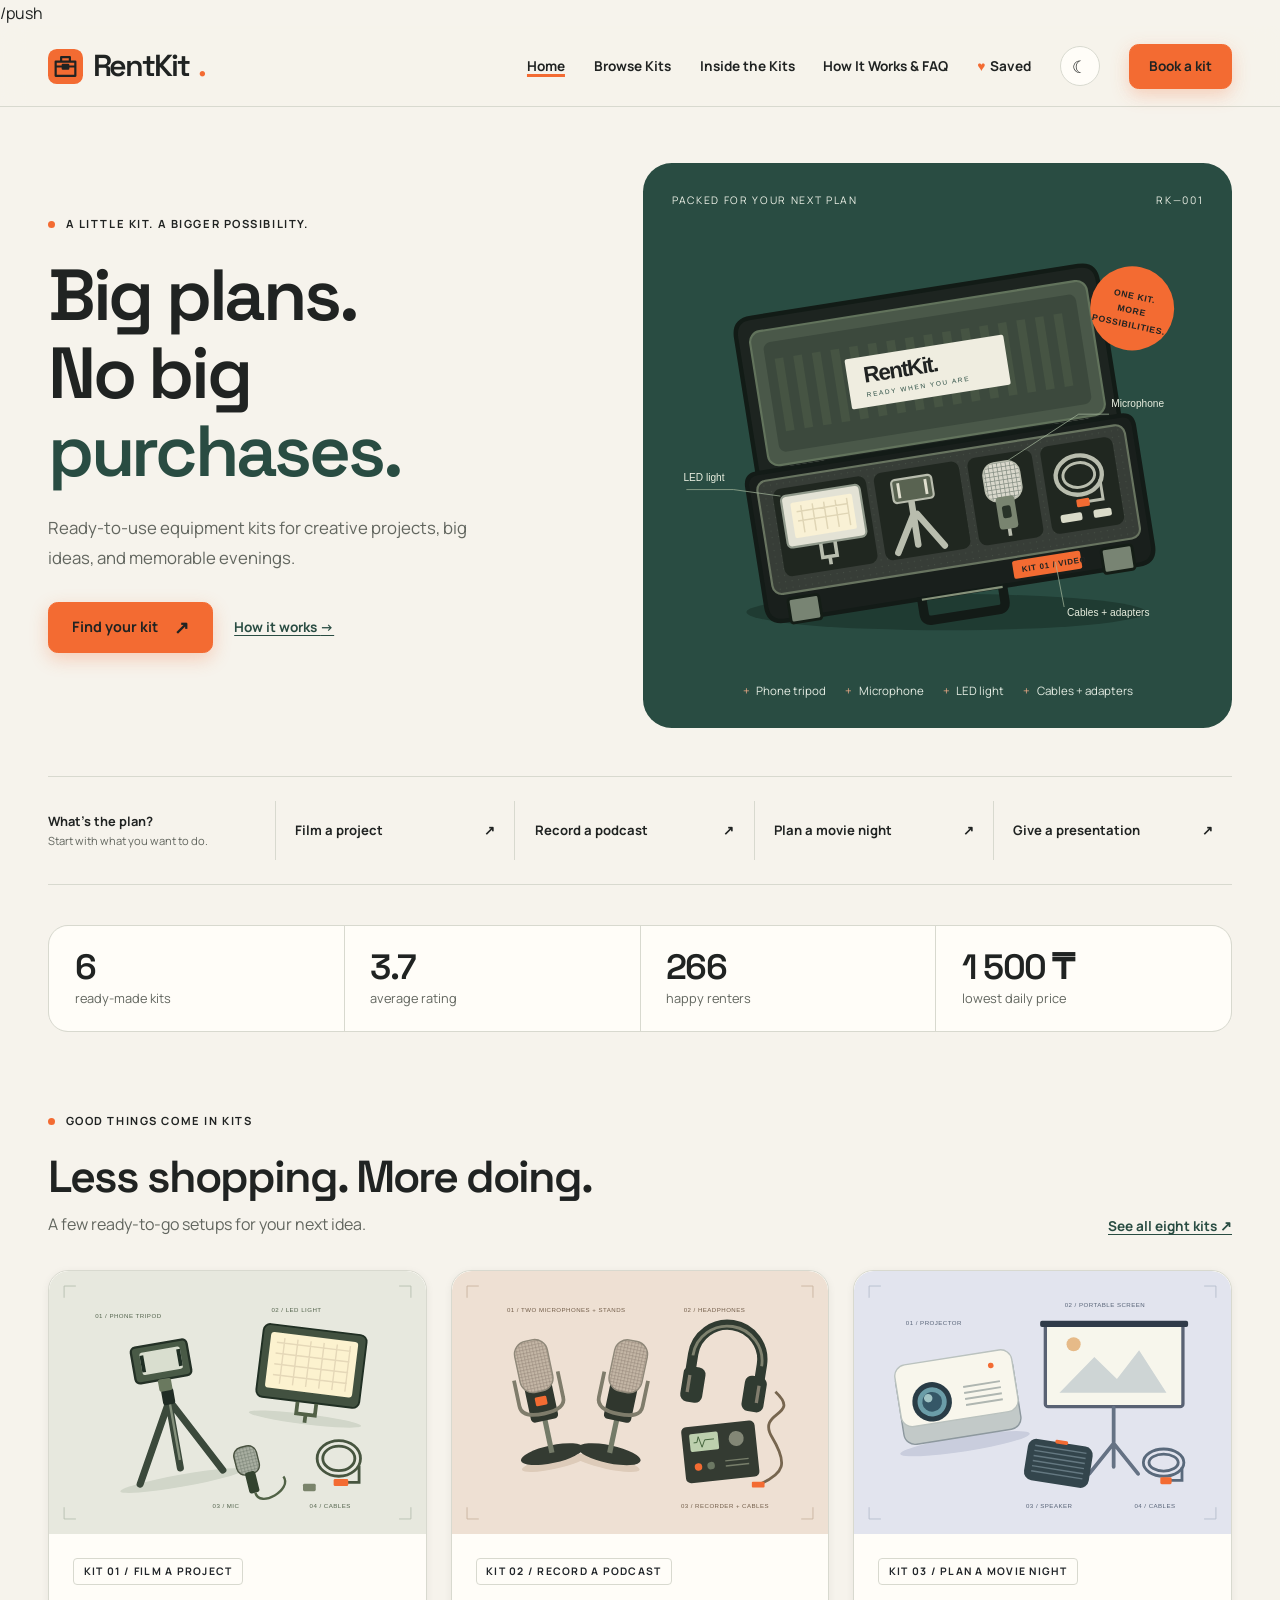
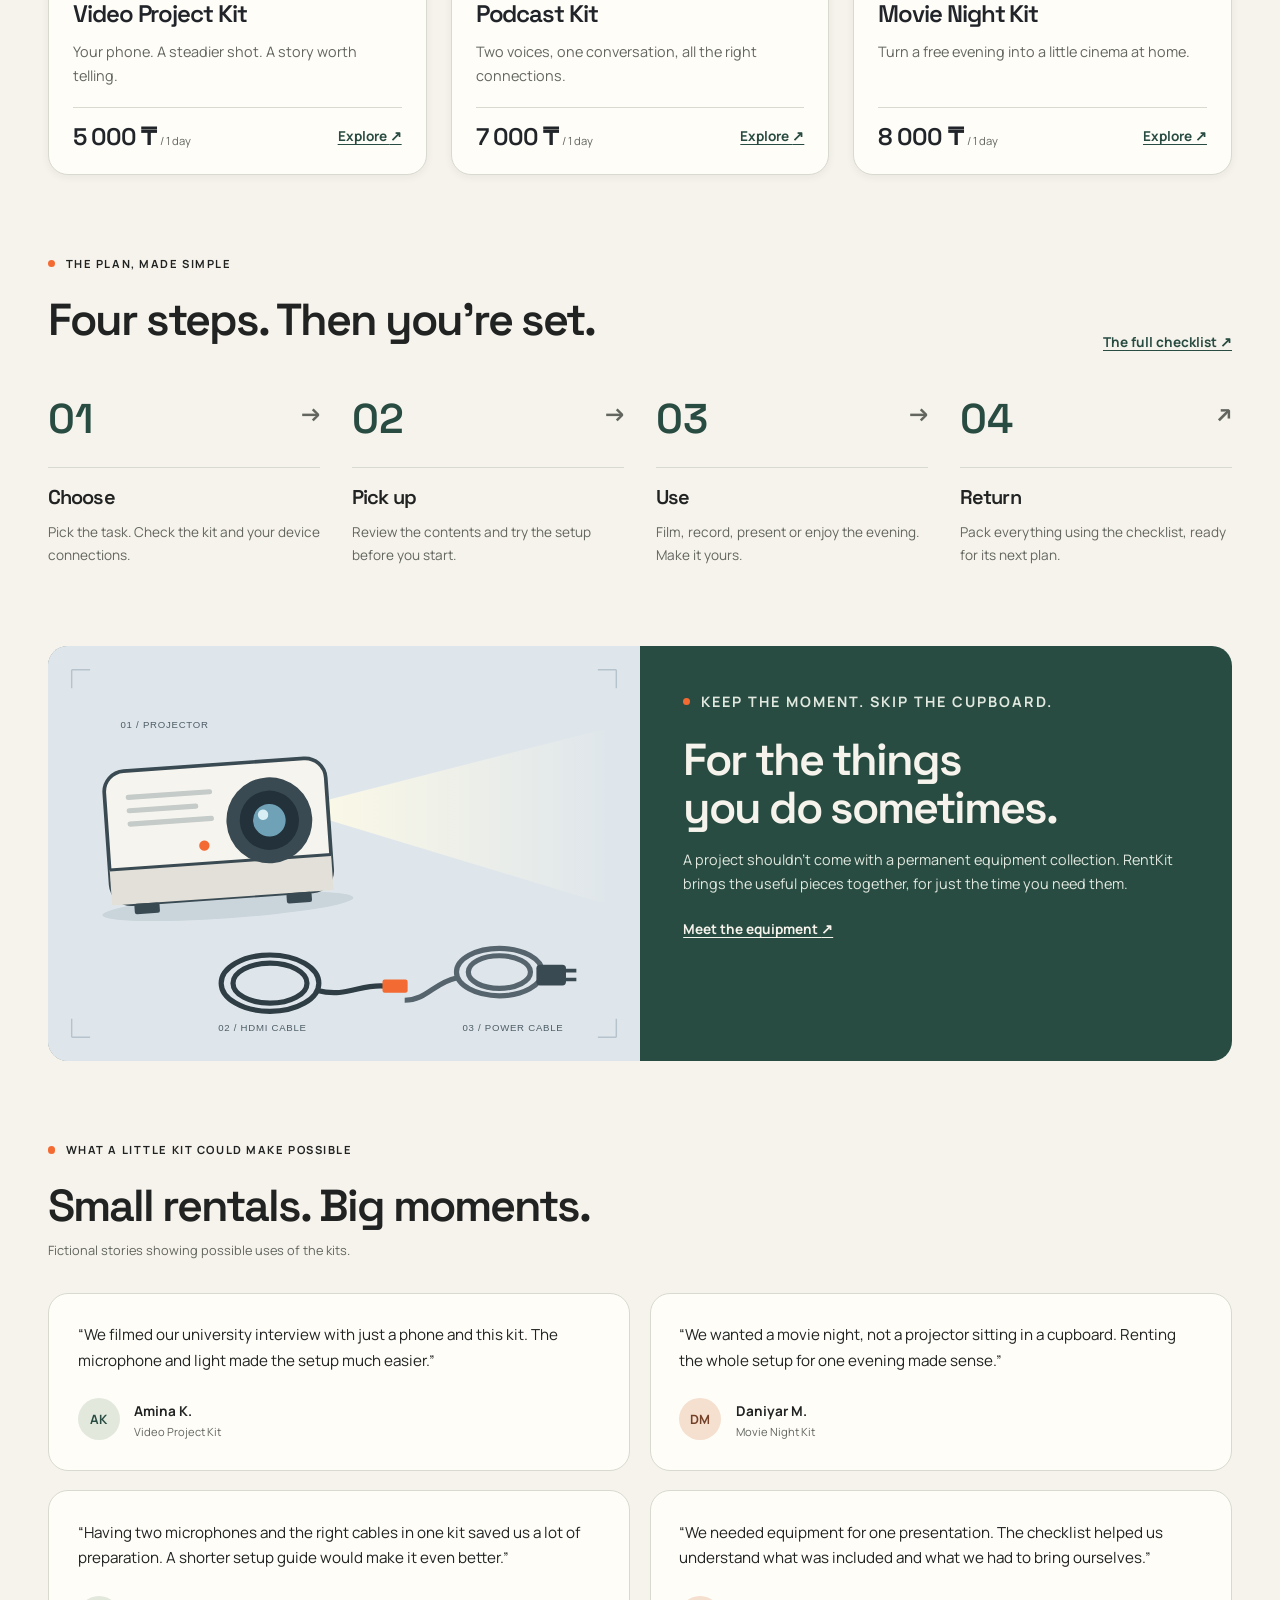
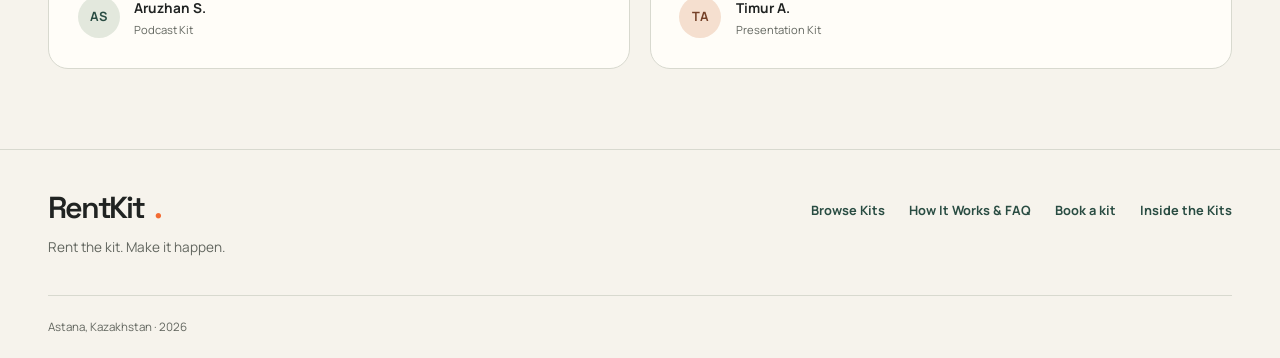
<file: index.html>
<!DOCTYPE html>
<html lang="en">

/push

<head>
  <meta charset="UTF-8">
  <meta name="viewport" content="width=device-width, initial-scale=1.0">
  <meta name="description"
    content="RentKit: ready-to-use equipment kits for creative projects, podcasts, movie nights and presentations.">
  <title>Home | RentKit</title>
  <script>try{var t=JSON.parse(localStorage.getItem('rentkit-theme'));document.documentElement.dataset.theme=t||(matchMedia('(prefers-color-scheme: dark)').matches?'dark':'light')}catch(e){}</script>
  <link rel="icon" type="image/svg+xml" href="images/favicon.svg">
  <link rel="stylesheet" href="vendor/bootstrap.min.css">
  <link rel="stylesheet" href="css/styles.css">
  <link rel="stylesheet" href="css/home.css">

  <script src="vendor/jquery-3.7.1.min.js" defer></script>
  <script src="js/site.js" defer></script>
  <script src="js/data.js" defer></script>
  <script src="js/home.js" defer></script>
</head>

<body>
  <a class="skip-link" href="#main">Skip to content</a>
  <header class="site-header">
    <div class="container header-inner">
      <a class="brand" href="index.html" aria-label="RentKit home"><img class="brand-mark" src="images/favicon.svg"
          alt="" width="35" height="35">RentKit<span class="brand-dot">.</span></a>
      <nav class="site-nav" aria-label="Main navigation">
        <ul>
          <li><a href="index.html" aria-current="page">Home</a></li>
          <li><a href="kits.html">Browse Kits</a></li>
          <li><a href="kit-details.html">Inside the Kits</a></li>
          <li><a href="rent.html">How It Works & FAQ</a></li>
          <li><a href="order.html" class="btn btn-primary">Book a kit</a></li>
        </ul>
      </nav>
    </div>
  </header>
  <main id="main" tabindex="-1">

    <div class="container">
      <section class="hero" aria-labelledby="hero-title">
        <div class="hero-copy">
          <p class="eyebrow">A little kit. A bigger possibility.</p>
          <h1 id="hero-title">Big plans.<br>No big<br><span>purchases.</span></h1>
          <p class="lead">Ready-to-use equipment kits for creative projects, big ideas, and memorable evenings.</p>
          <div class="hero-actions"><a class="btn btn-primary" href="kits.html">Find your kit <span class="arrow"
                aria-hidden="true">↗</span></a><a class="text-link" href="rent.html">How it works <span
                aria-hidden="true">→</span></a></div>
        </div>
        <figure class="hero-art">
          <p class="art-heading"><span>PACKED FOR YOUR NEXT PLAN</span><span>RK—001</span></p>
          <img src="images/hero-case.svg"
            alt="An open RentKit case with a phone tripod, LED light, microphone, cables and adapters" width="800"
            height="640" fetchpriority="high">
          <figcaption><span>Phone tripod</span><span>Microphone</span><span>LED light</span><span>Cables +
              adapters</span></figcaption>
        </figure>
      </section>
      <nav class="task-strip" aria-label="Choose by task">
        <div class="task-title">What’s the plan?<span>Start with what you want to do.</span></div><a
          href="kits.html#video">Film a project<span aria-hidden="true">↗</span></a><a href="kits.html#podcast">Record a
          podcast<span aria-hidden="true">↗</span></a><a href="kits.html#movie">Plan a movie night<span
            aria-hidden="true">↗</span></a><a href="kits.html#presentation">Give a presentation<span
            aria-hidden="true">↗</span></a>
      </nav>
      <section class="stats-strip" aria-label="RentKit in numbers">
        <div><strong data-stat="kits">8</strong><span>ready-made kits</span></div>
        <div><strong data-stat="rating">4.7</strong><span>average rating</span></div>
        <div><strong data-stat="reviews">345</strong><span>happy renters</span></div>
        <div><strong data-stat="from">2 000 ₸</strong><span>lowest daily price</span></div>
      </section>
      <section class="section" aria-labelledby="featured-title">
        <div class="section-heading">
          <div>
            <p class="eyebrow">Good things come in kits</p>
            <h2 id="featured-title">Less shopping. More doing.</h2>
            <p class="muted">A few ready-to-go setups for your next idea.</p>
          </div><a class="text-link" href="kits.html">See all eight kits <span aria-hidden="true">↗</span></a>
        </div>
        <div class="row g-4">
          <div class="col-12 col-md-6 col-lg-4">
            <article class="card kit-card ">
              <img class="kit-image" src="images/video-kit.svg"
                alt="Phone tripod with an empty clamp, LED light, microphone, cables and adapters" width="800"
                height="560" loading="lazy">
              <div class="card-body"><span class="tag">KIT 01 / FILM A PROJECT</span>
                <h3>Video Project Kit</h3>
                <p class="card-text">Your phone. A steadier shot. A story worth telling.</p>
                <div class="card-bottom"><span class="price">5 000 ₸ <small>/ 1 day</small></span><a class="text-link"
                    href="kit-details.html#video">Explore <span aria-hidden="true">↗</span><span
                      class="visually-hidden"> Video Project Kit</span></a></div>
              </div>
            </article>
          </div>
          <div class="col-12 col-md-6 col-lg-4">
            <article class="card kit-card ">
              <img class="kit-image" src="images/podcast-kit.svg"
                alt="Two microphones on desk stands, headphones, recording device and cables" width="800" height="560"
                loading="lazy">
              <div class="card-body"><span class="tag">KIT 02 / RECORD A PODCAST</span>
                <h3>Podcast Kit</h3>
                <p class="card-text">Two voices, one conversation, all the right connections.</p>
                <div class="card-bottom"><span class="price">7 000 ₸ <small>/ 1 day</small></span><a class="text-link"
                    href="kit-details.html#podcast">Explore <span aria-hidden="true">↗</span><span
                      class="visually-hidden"> Podcast Kit</span></a></div>
              </div>
            </article>
          </div>
          <div class="col-12 col-md-6 col-lg-4">
            <article class="card kit-card ">
              <img class="kit-image" src="images/movie-kit.svg"
                alt="Projector, portable screen, speaker and connection cables" width="800" height="560" loading="lazy">
              <div class="card-body"><span class="tag">KIT 03 / PLAN A MOVIE NIGHT</span>
                <h3>Movie Night Kit</h3>
                <p class="card-text">Turn a free evening into a little cinema at home.</p>
                <div class="card-bottom"><span class="price">8 000 ₸ <small>/ 1 day</small></span><a class="text-link"
                    href="kit-details.html#movie">Explore <span aria-hidden="true">↗</span><span
                      class="visually-hidden"> Movie Night Kit</span></a></div>
              </div>
            </article>
          </div>
        </div>
      </section>
      <section class="section pt-0" aria-labelledby="steps-title">
        <div class="section-heading">
          <div>
            <p class="eyebrow">The plan, made simple</p>
            <h2 id="steps-title">Four steps. Then you’re set.</h2>
          </div><a class="text-link" href="rent.html">The full checklist <span aria-hidden="true">↗</span></a>
        </div>
        <div class="steps-grid">
          <article><span class="step-num">01 <small aria-hidden="true">→</small></span>
            <h3>Choose</h3>
            <p>Pick the task. Check the kit and your device connections.</p>
          </article>
          <article><span class="step-num">02 <small aria-hidden="true">→</small></span>
            <h3>Pick up</h3>
            <p>Review the contents and try the setup before you start.</p>
          </article>
          <article><span class="step-num">03 <small aria-hidden="true">→</small></span>
            <h3>Use</h3>
            <p>Film, record, present or enjoy the evening. Make it yours.</p>
          </article>
          <article><span class="step-num">04 <small aria-hidden="true">↗</small></span>
            <h3>Return</h3>
            <p>Pack everything using the checklist, ready for its next plan.</p>
          </article>
        </div>
      </section>
      <section class="rental-note" aria-labelledby="rental-title"><img src="images/projector-kit.svg"
          alt="Illustration of a compact projector with its HDMI and power cables" width="800" height="560"
          loading="lazy">
        <div class="rental-note-copy">
          <p class="eyebrow">Keep the moment. Skip the cupboard.</p>
          <h2 id="rental-title">For the things<br>you do sometimes.</h2>
          <p>A project shouldn’t come with a permanent equipment collection. RentKit brings the useful pieces together,
            for just the time you need them.</p><a class="text-link" href="kit-details.html">Meet the equipment <span
              aria-hidden="true">↗</span></a>
        </div>
      </section>
      <section class="section" aria-labelledby="testimonials-title">
        <div class="section-heading">
          <div>
            <p class="eyebrow">What a little kit could make possible</p>
            <h2 id="testimonials-title">Small rentals. Big moments.</h2>
            <p class="small-note">Fictional stories showing possible uses of the kits.</p>
          </div>
        </div>
        <div class="testimonial-grid">
          <figure class="testimonial">
            <blockquote>
              <p>“We filmed our university interview with just a phone and this kit. The microphone and light made the
                setup much easier.”</p>
            </blockquote>
            <figcaption><span class="initials" aria-hidden="true">AK</span><span><span class="testimonial-name">Amina
                  K.</span><span class="testimonial-kit">Video Project Kit</span></span></figcaption>
          </figure>
          <figure class="testimonial">
            <blockquote>
              <p>“We wanted a movie night, not a projector sitting in a cupboard. Renting the whole setup for one
                evening made sense.”</p>
            </blockquote>
            <figcaption><span class="initials" aria-hidden="true">DM</span><span><span class="testimonial-name">Daniyar
                  M.</span><span class="testimonial-kit">Movie Night Kit</span></span></figcaption>
          </figure>
          <figure class="testimonial">
            <blockquote>
              <p>“Having two microphones and the right cables in one kit saved us a lot of preparation. A shorter setup
                guide would make it even better.”</p>
            </blockquote>
            <figcaption><span class="initials" aria-hidden="true">AS</span><span><span class="testimonial-name">Aruzhan
                  S.</span><span class="testimonial-kit">Podcast Kit</span></span></figcaption>
          </figure>
          <figure class="testimonial">
            <blockquote>
              <p>“We needed equipment for one presentation. The checklist helped us understand what was included and
                what we had to bring ourselves.”</p>
            </blockquote>
            <figcaption><span class="initials" aria-hidden="true">TA</span><span><span class="testimonial-name">Timur
                  A.</span><span class="testimonial-kit">Presentation Kit</span></span></figcaption>
          </figure>
        </div>
      </section>
    </div>
  </main>
  <footer class="site-footer">
    <div class="container">
      <div class="footer-top">
        <div><a class="brand" href="index.html">RentKit<span class="brand-dot">.</span></a>
          <p class="muted">Rent the kit. Make it happen.</p>
        </div>
        <nav class="footer-links" aria-label="Footer navigation"><a href="kits.html">Browse Kits</a><a
            href="rent.html">How It Works & FAQ</a><a href="order.html">Book a kit</a><a href="kit-details.html">Inside
            the Kits</a></nav>
      </div>
      <div class="footer-bottom">
        <p class="muted">Astana, Kazakhstan · 2026</p>
      </div>
    </div>
  </footer>
</body>

</html>
</file>
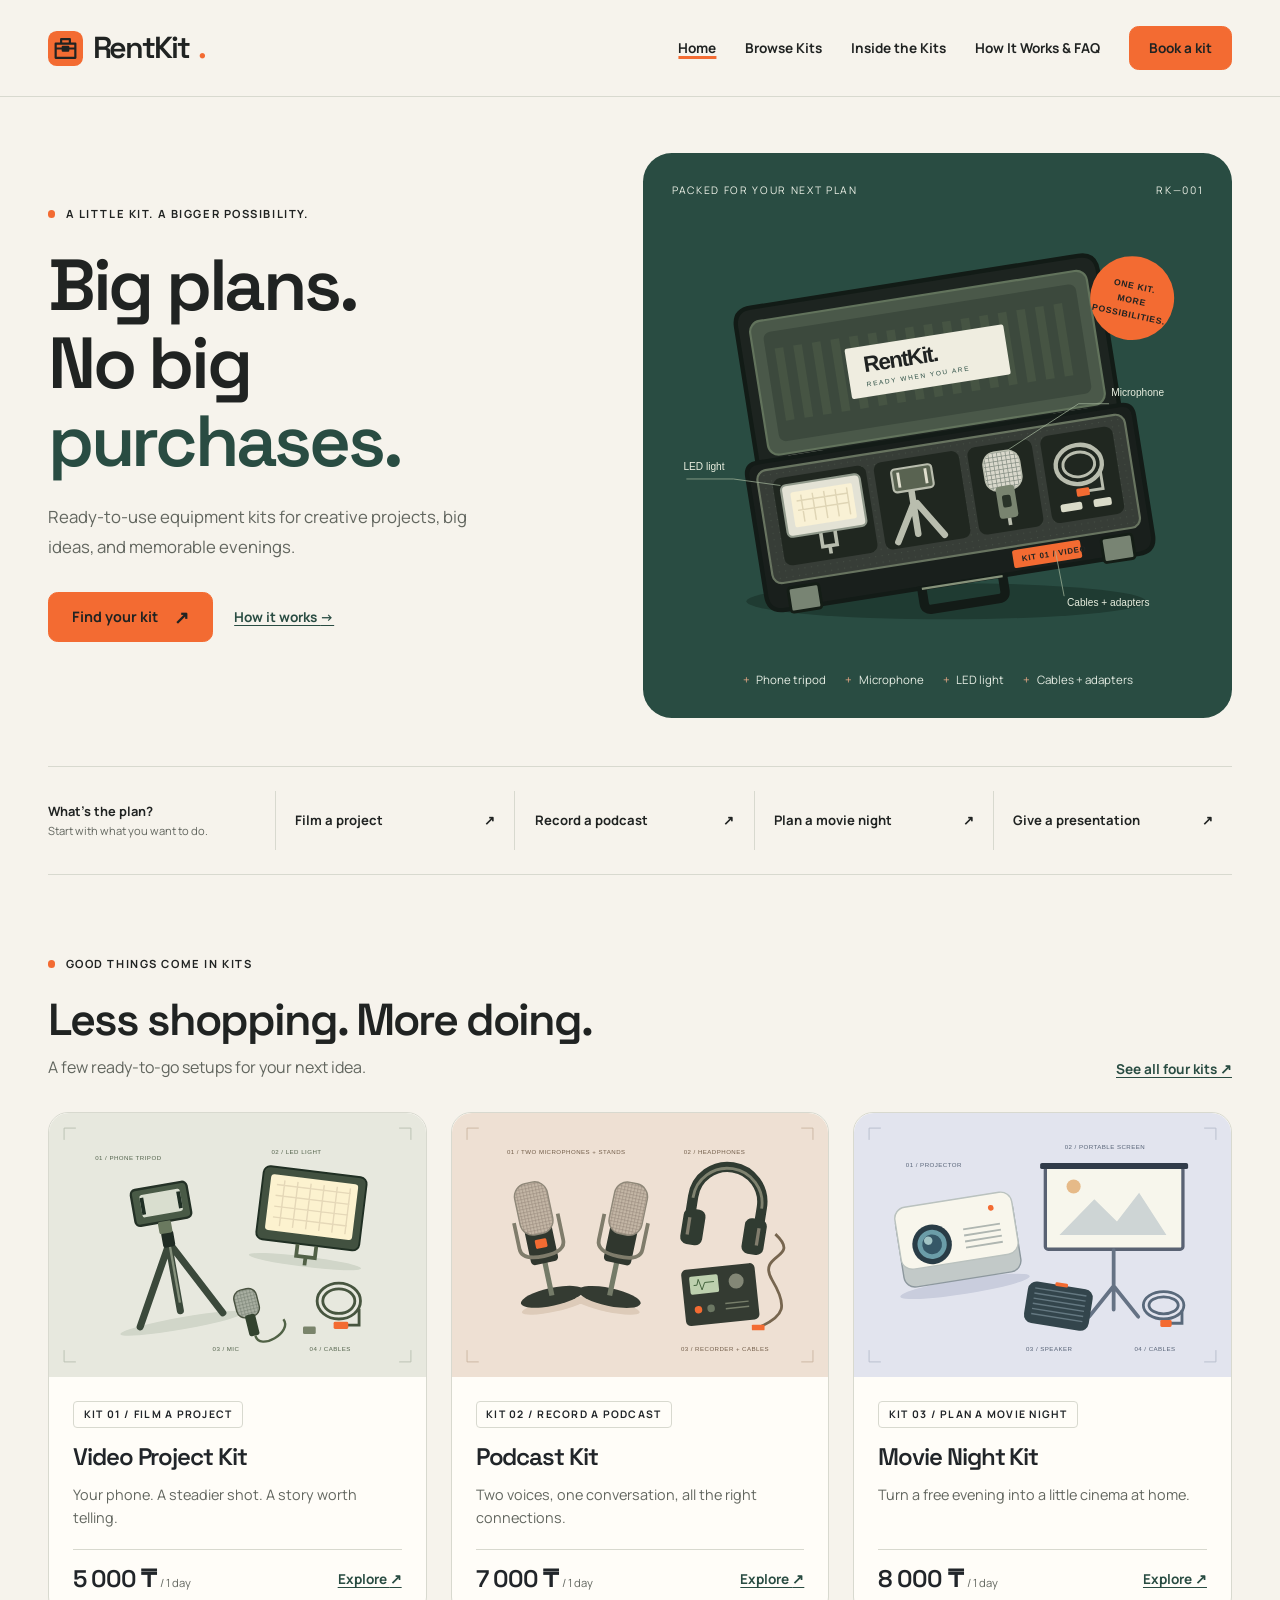
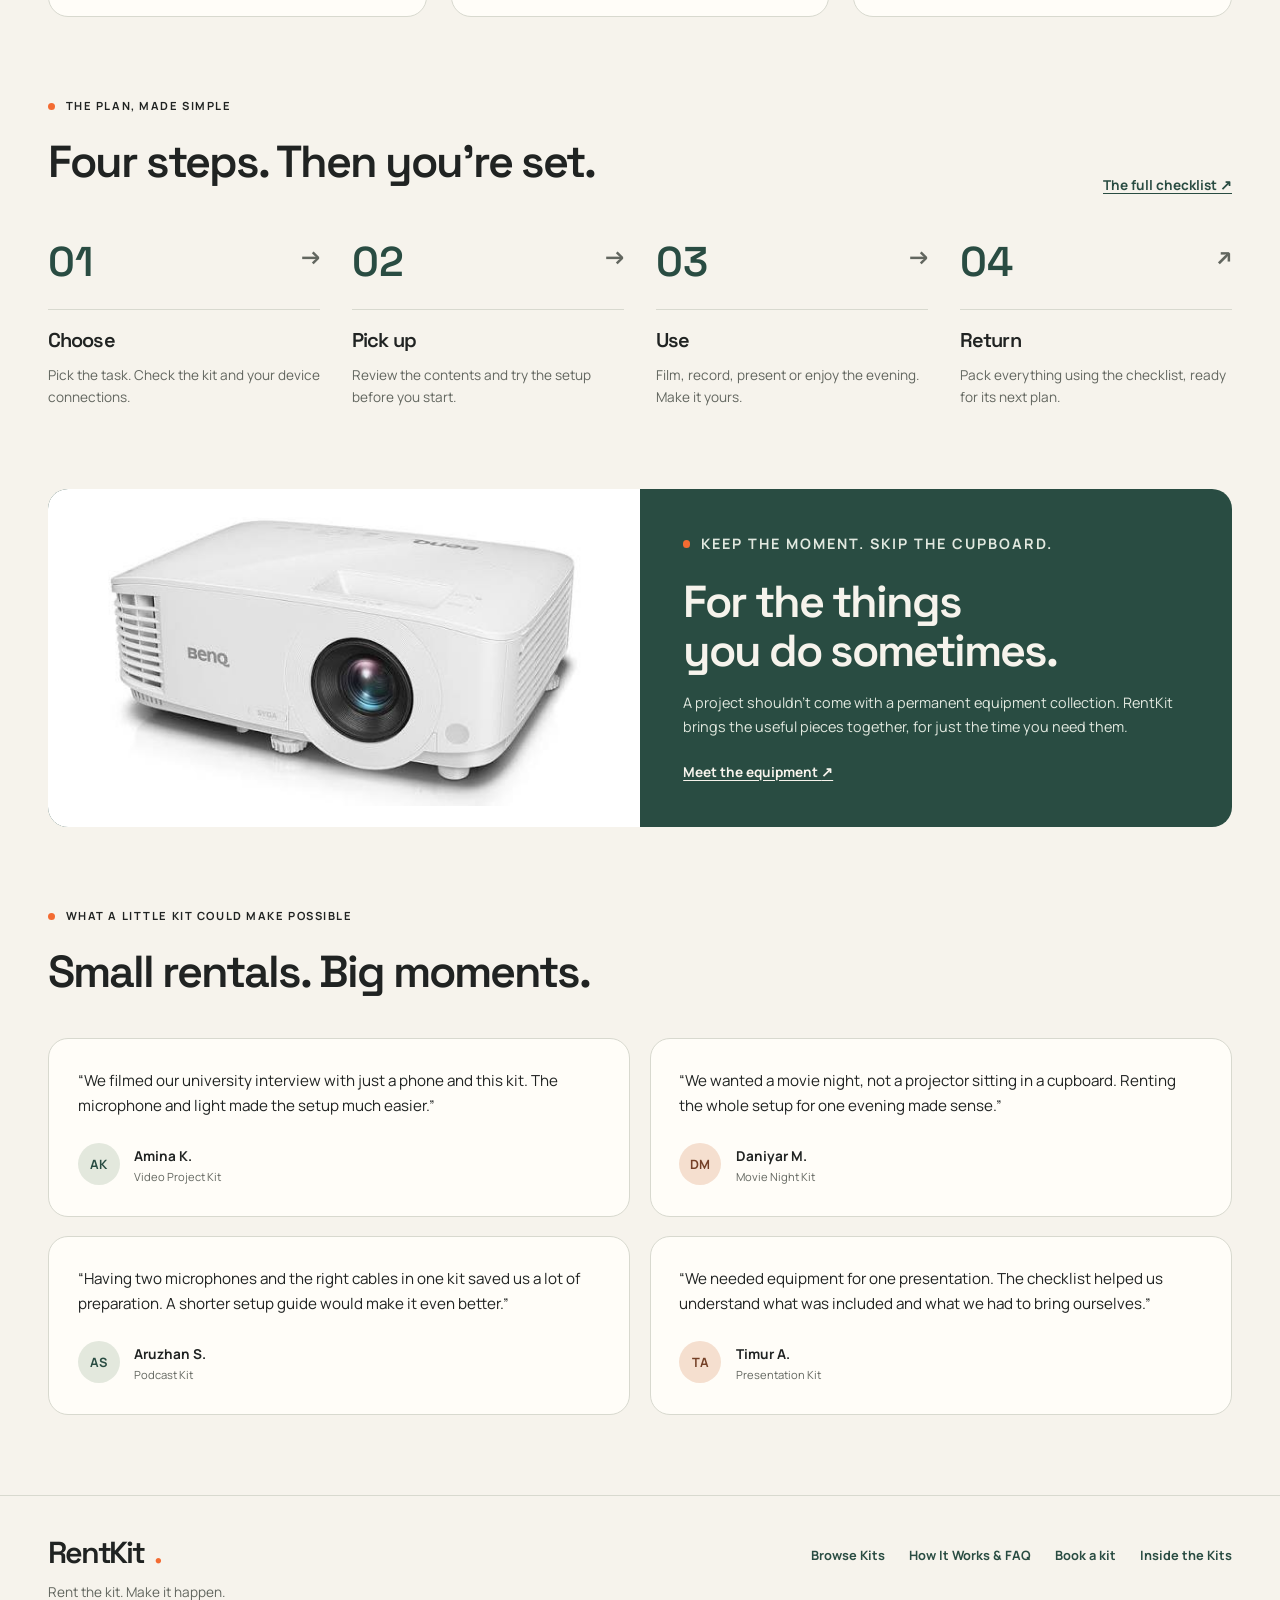
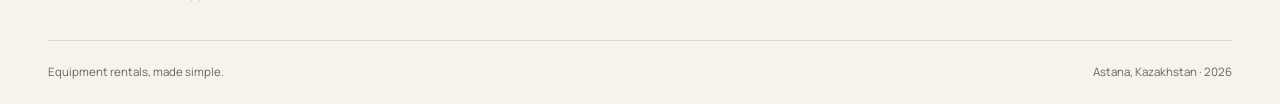
<file: midterm/index.html>
<!DOCTYPE html>
<html lang="en">

<head>
  <meta charset="UTF-8">
  <meta name="viewport" content="width=device-width, initial-scale=1.0">
  <meta name="description"
    content="RentKit: ready-to-use equipment kits for creative projects, podcasts, movie nights and presentations.">
  <title>Home | RentKit</title>
  <link rel="icon" type="image/svg+xml" href="images/favicon.svg">
  <link rel="stylesheet" href="vendor/bootstrap.min.css">
  <link rel="stylesheet" href="css/styles.css">
  <link rel="stylesheet" href="css/home.css">

</head>

<body>
  <a class="skip-link" href="#main">Skip to content</a>
  <header class="site-header">
    <div class="container header-inner">
      <a class="brand" href="index.html" aria-label="RentKit home"><img class="brand-mark" src="images/favicon.svg"
          alt="" width="35" height="35">RentKit<span class="brand-dot">.</span></a>
      <nav class="site-nav" aria-label="Main navigation">
        <ul>
          <li><a href="index.html" aria-current="page">Home</a></li>
          <li><a href="kits.html">Browse Kits</a></li>
          <li><a href="kit-details.html">Inside the Kits</a></li>
          <li><a href="rent.html">How It Works & FAQ</a></li>
          <li><a href="order.html" class="btn btn-primary">Book a kit</a></li>
        </ul>
      </nav>
    </div>
  </header>
  <main id="main" tabindex="-1">

    <div class="container">
      <section class="hero" aria-labelledby="hero-title">
        <div class="hero-copy">
          <p class="eyebrow">A little kit. A bigger possibility.</p>
          <h1 id="hero-title">Big plans.<br>No big<br><span>purchases.</span></h1>
          <p class="lead">Ready-to-use equipment kits for creative projects, big ideas, and memorable evenings.</p>
          <div class="hero-actions"><a class="btn btn-primary" href="kits.html">Find your kit <span class="arrow"
                aria-hidden="true">↗</span></a><a class="text-link" href="rent.html">How it works <span
                aria-hidden="true">→</span></a></div>
        </div>
        <figure class="hero-art">
          <p class="art-heading"><span>PACKED FOR YOUR NEXT PLAN</span><span>RK—001</span></p>
          <img src="images/hero-case.svg"
            alt="An open RentKit case with a phone tripod, LED light, microphone, cables and adapters" width="800"
            height="640" fetchpriority="high">
          <figcaption><span>Phone tripod</span><span>Microphone</span><span>LED light</span><span>Cables +
              adapters</span></figcaption>
        </figure>
      </section>
      <nav class="task-strip" aria-label="Choose by task">
        <div class="task-title">What’s the plan?<span>Start with what you want to do.</span></div><a
          href="kits.html#video">Film a project<span aria-hidden="true">↗</span></a><a href="kits.html#podcast">Record a
          podcast<span aria-hidden="true">↗</span></a><a href="kits.html#movie">Plan a movie night<span
            aria-hidden="true">↗</span></a><a href="kits.html#presentation">Give a presentation<span
            aria-hidden="true">↗</span></a>
      </nav>
      <section class="section" aria-labelledby="featured-title">
        <div class="section-heading">
          <div>
            <p class="eyebrow">Good things come in kits</p>
            <h2 id="featured-title">Less shopping. More doing.</h2>
            <p class="muted">A few ready-to-go setups for your next idea.</p>
          </div><a class="text-link" href="kits.html">See all four kits <span aria-hidden="true">↗</span></a>
        </div>
        <div class="row g-4">
          <div class="col-12 col-md-6 col-lg-4">
            <article class="card kit-card ">
              <img class="kit-image" src="images/video-kit.svg"
                alt="Phone tripod with an empty clamp, LED light, microphone, cables and adapters" width="800"
                height="560" loading="lazy">
              <div class="card-body"><span class="tag">KIT 01 / FILM A PROJECT</span>
                <h3>Video Project Kit</h3>
                <p class="card-text">Your phone. A steadier shot. A story worth telling.</p>
                <div class="card-bottom"><span class="price">5 000 ₸ <small>/ 1 day</small></span><a class="text-link"
                    href="kit-details.html#video">Explore <span aria-hidden="true">↗</span><span
                      class="visually-hidden"> Video Project Kit</span></a></div>
              </div>
            </article>
          </div>
          <div class="col-12 col-md-6 col-lg-4">
            <article class="card kit-card ">
              <img class="kit-image" src="images/podcast-kit.svg"
                alt="Two microphones on desk stands, headphones, recording device and cables" width="800" height="560"
                loading="lazy">
              <div class="card-body"><span class="tag">KIT 02 / RECORD A PODCAST</span>
                <h3>Podcast Kit</h3>
                <p class="card-text">Two voices, one conversation, all the right connections.</p>
                <div class="card-bottom"><span class="price">7 000 ₸ <small>/ 1 day</small></span><a class="text-link"
                    href="kit-details.html#podcast">Explore <span aria-hidden="true">↗</span><span
                      class="visually-hidden"> Podcast Kit</span></a></div>
              </div>
            </article>
          </div>
          <div class="col-12 col-md-6 col-lg-4">
            <article class="card kit-card ">
              <img class="kit-image" src="images/movie-kit.svg"
                alt="Projector, portable screen, speaker and connection cables" width="800" height="560" loading="lazy">
              <div class="card-body"><span class="tag">KIT 03 / PLAN A MOVIE NIGHT</span>
                <h3>Movie Night Kit</h3>
                <p class="card-text">Turn a free evening into a little cinema at home.</p>
                <div class="card-bottom"><span class="price">8 000 ₸ <small>/ 1 day</small></span><a class="text-link"
                    href="kit-details.html#movie">Explore <span aria-hidden="true">↗</span><span
                      class="visually-hidden"> Movie Night Kit</span></a></div>
              </div>
            </article>
          </div>
        </div>
      </section>
      <section class="section pt-0" aria-labelledby="steps-title">
        <div class="section-heading">
          <div>
            <p class="eyebrow">The plan, made simple</p>
            <h2 id="steps-title">Four steps. Then you’re set.</h2>
          </div><a class="text-link" href="rent.html">The full checklist <span aria-hidden="true">↗</span></a>
        </div>
        <div class="steps-grid">
          <article><span class="step-num">01 <small aria-hidden="true">→</small></span>
            <h3>Choose</h3>
            <p>Pick the task. Check the kit and your device connections.</p>
          </article>
          <article><span class="step-num">02 <small aria-hidden="true">→</small></span>
            <h3>Pick up</h3>
            <p>Review the contents and try the setup before you start.</p>
          </article>
          <article><span class="step-num">03 <small aria-hidden="true">→</small></span>
            <h3>Use</h3>
            <p>Film, record, present or enjoy the evening. Make it yours.</p>
          </article>
          <article><span class="step-num">04 <small aria-hidden="true">↗</small></span>
            <h3>Return</h3>
            <p>Pack everything using the checklist, ready for its next plan.</p>
          </article>
        </div>
      </section>
      <section class="rental-note" aria-labelledby="rental-title"><img src="images/projector-photo.jpg"
          alt="A white projector with a prominent lens, shown as an equipment example" width="632" height="316"
          loading="lazy">
        <div class="rental-note-copy">
          <p class="eyebrow">Keep the moment. Skip the cupboard.</p>
          <h2 id="rental-title">For the things<br>you do sometimes.</h2>
          <p>A project shouldn’t come with a permanent equipment collection. RentKit brings the useful pieces together,
            for just the time you need them.</p><a class="text-link" href="kit-details.html">Meet the equipment <span
              aria-hidden="true">↗</span></a>
        </div>
      </section>
      <section class="section" aria-labelledby="testimonials-title">
        <div class="section-heading">
          <div>
            <p class="eyebrow">What a little kit could make possible</p>
            <h2 id="testimonials-title">Small rentals. Big moments.</h2>
          </div>
        </div>
        <div class="testimonial-grid">
          <figure class="testimonial">
            <blockquote>
              <p>“We filmed our university interview with just a phone and this kit. The microphone and light made the
                setup much easier.”</p>
            </blockquote>
            <figcaption><span class="initials" aria-hidden="true">AK</span><span><span class="testimonial-name">Amina
                  K.</span><span class="testimonial-kit">Video Project Kit</span></span></figcaption>
          </figure>
          <figure class="testimonial">
            <blockquote>
              <p>“We wanted a movie night, not a projector sitting in a cupboard. Renting the whole setup for one
                evening made sense.”</p>
            </blockquote>
            <figcaption><span class="initials" aria-hidden="true">DM</span><span><span class="testimonial-name">Daniyar
                  M.</span><span class="testimonial-kit">Movie Night Kit</span></span></figcaption>
          </figure>
          <figure class="testimonial">
            <blockquote>
              <p>“Having two microphones and the right cables in one kit saved us a lot of preparation. A shorter setup
                guide would make it even better.”</p>
            </blockquote>
            <figcaption><span class="initials" aria-hidden="true">AS</span><span><span class="testimonial-name">Aruzhan
                  S.</span><span class="testimonial-kit">Podcast Kit</span></span></figcaption>
          </figure>
          <figure class="testimonial">
            <blockquote>
              <p>“We needed equipment for one presentation. The checklist helped us understand what was included and
                what we had to bring ourselves.”</p>
            </blockquote>
            <figcaption><span class="initials" aria-hidden="true">TA</span><span><span class="testimonial-name">Timur
                  A.</span><span class="testimonial-kit">Presentation Kit</span></span></figcaption>
          </figure>
        </div>
      </section>
    </div>
  </main>
  <footer class="site-footer">
    <div class="container">
      <div class="footer-top">
        <div><a class="brand" href="index.html">RentKit<span class="brand-dot">.</span></a>
          <p class="muted">Rent the kit. Make it happen.</p>
        </div>
        <nav class="footer-links" aria-label="Footer navigation"><a href="kits.html">Browse Kits</a><a
            href="rent.html">How It Works & FAQ</a><a href="order.html">Book a kit</a><a href="kit-details.html">Inside
            the Kits</a></nav>
      </div>
      <div class="footer-bottom">
        <p class="muted">Equipment rentals, made simple.</p>
        <p class="muted">Astana, Kazakhstan · 2026</p>
      </div>
    </div>
  </footer>
</body>

</html>
</file>
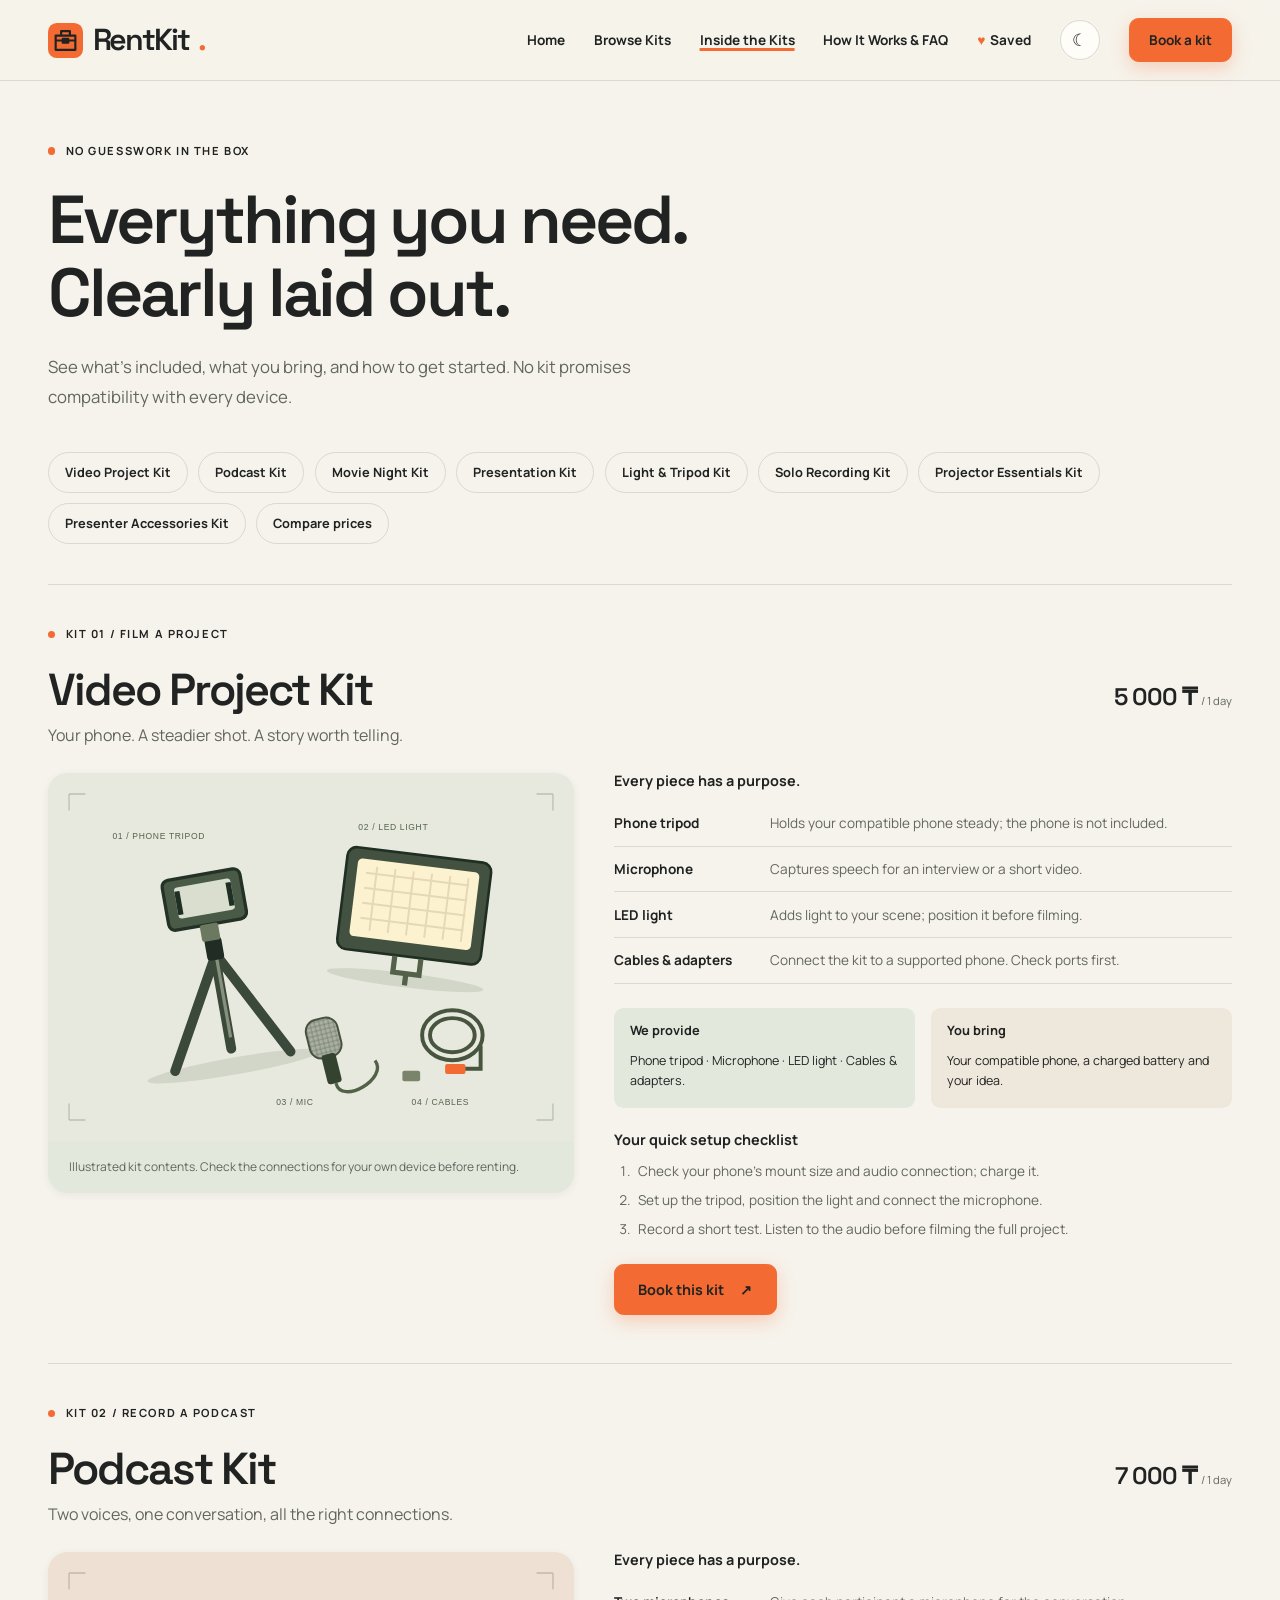
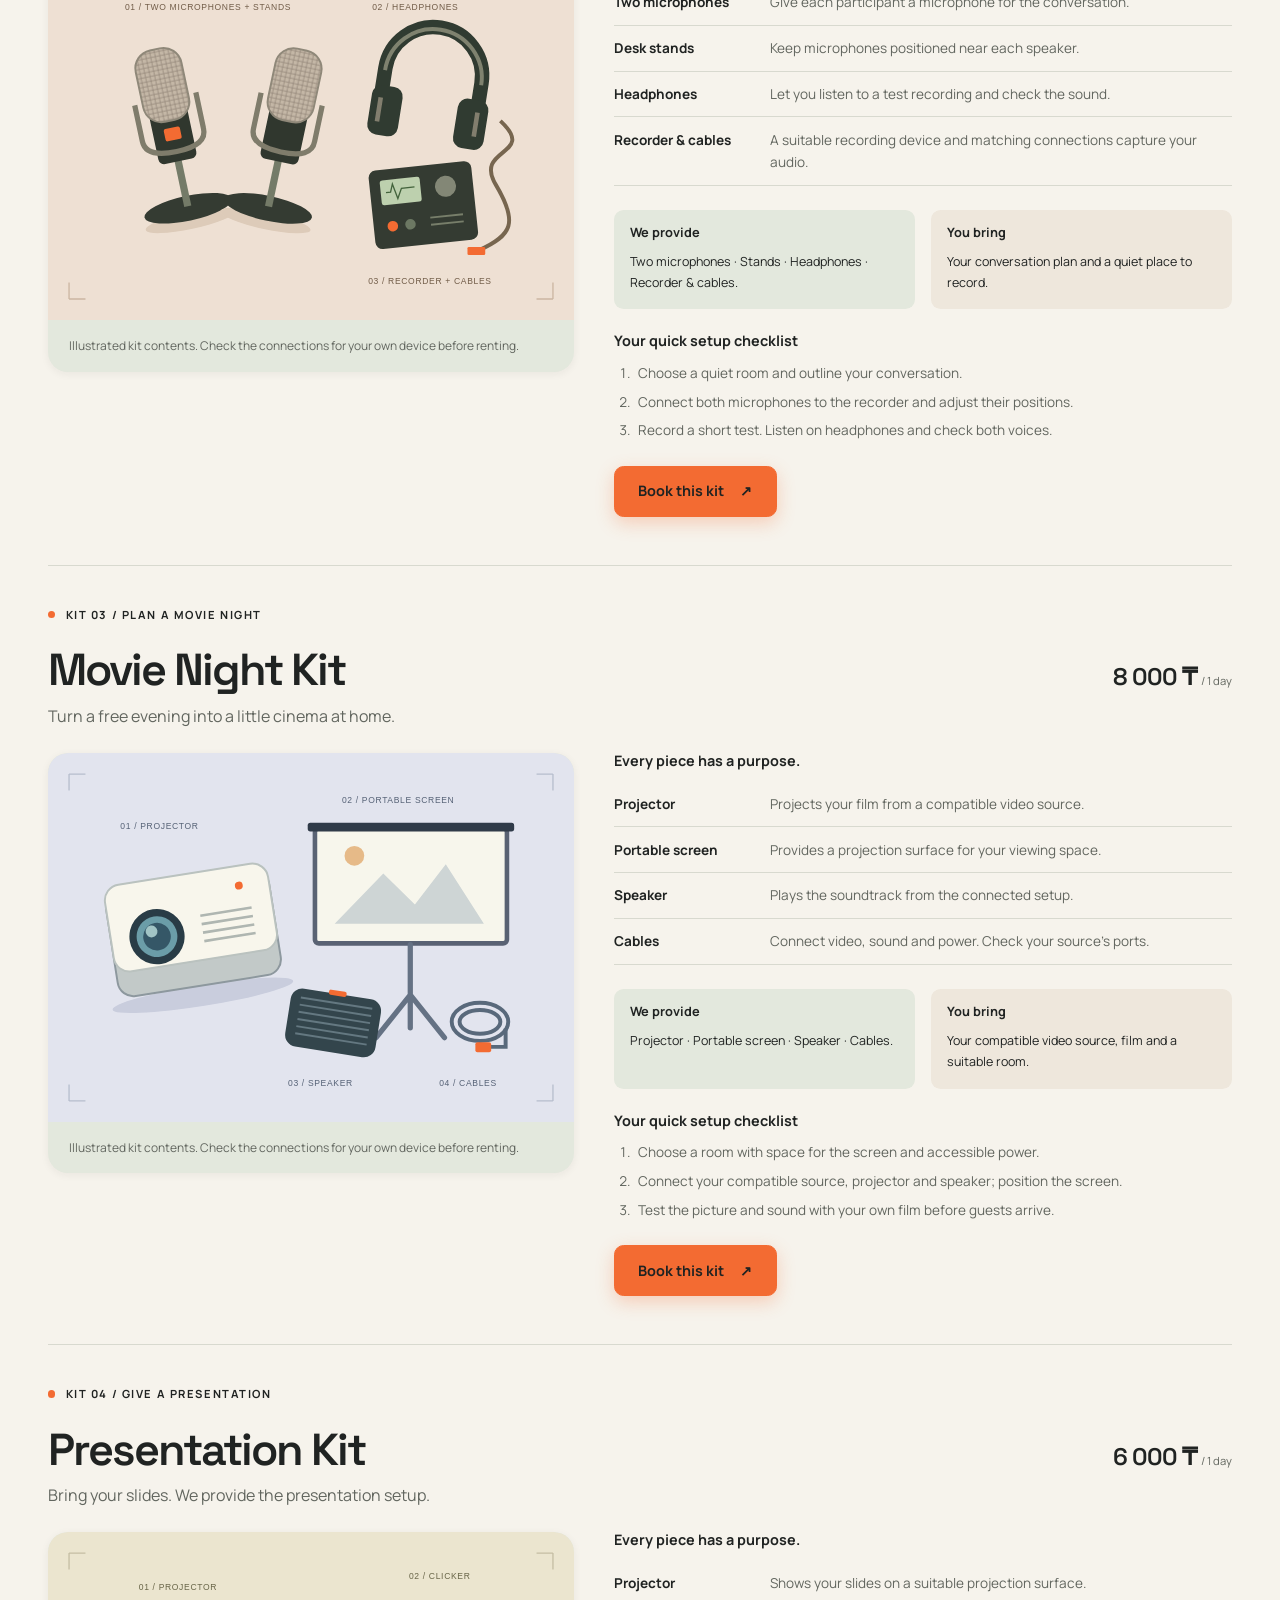
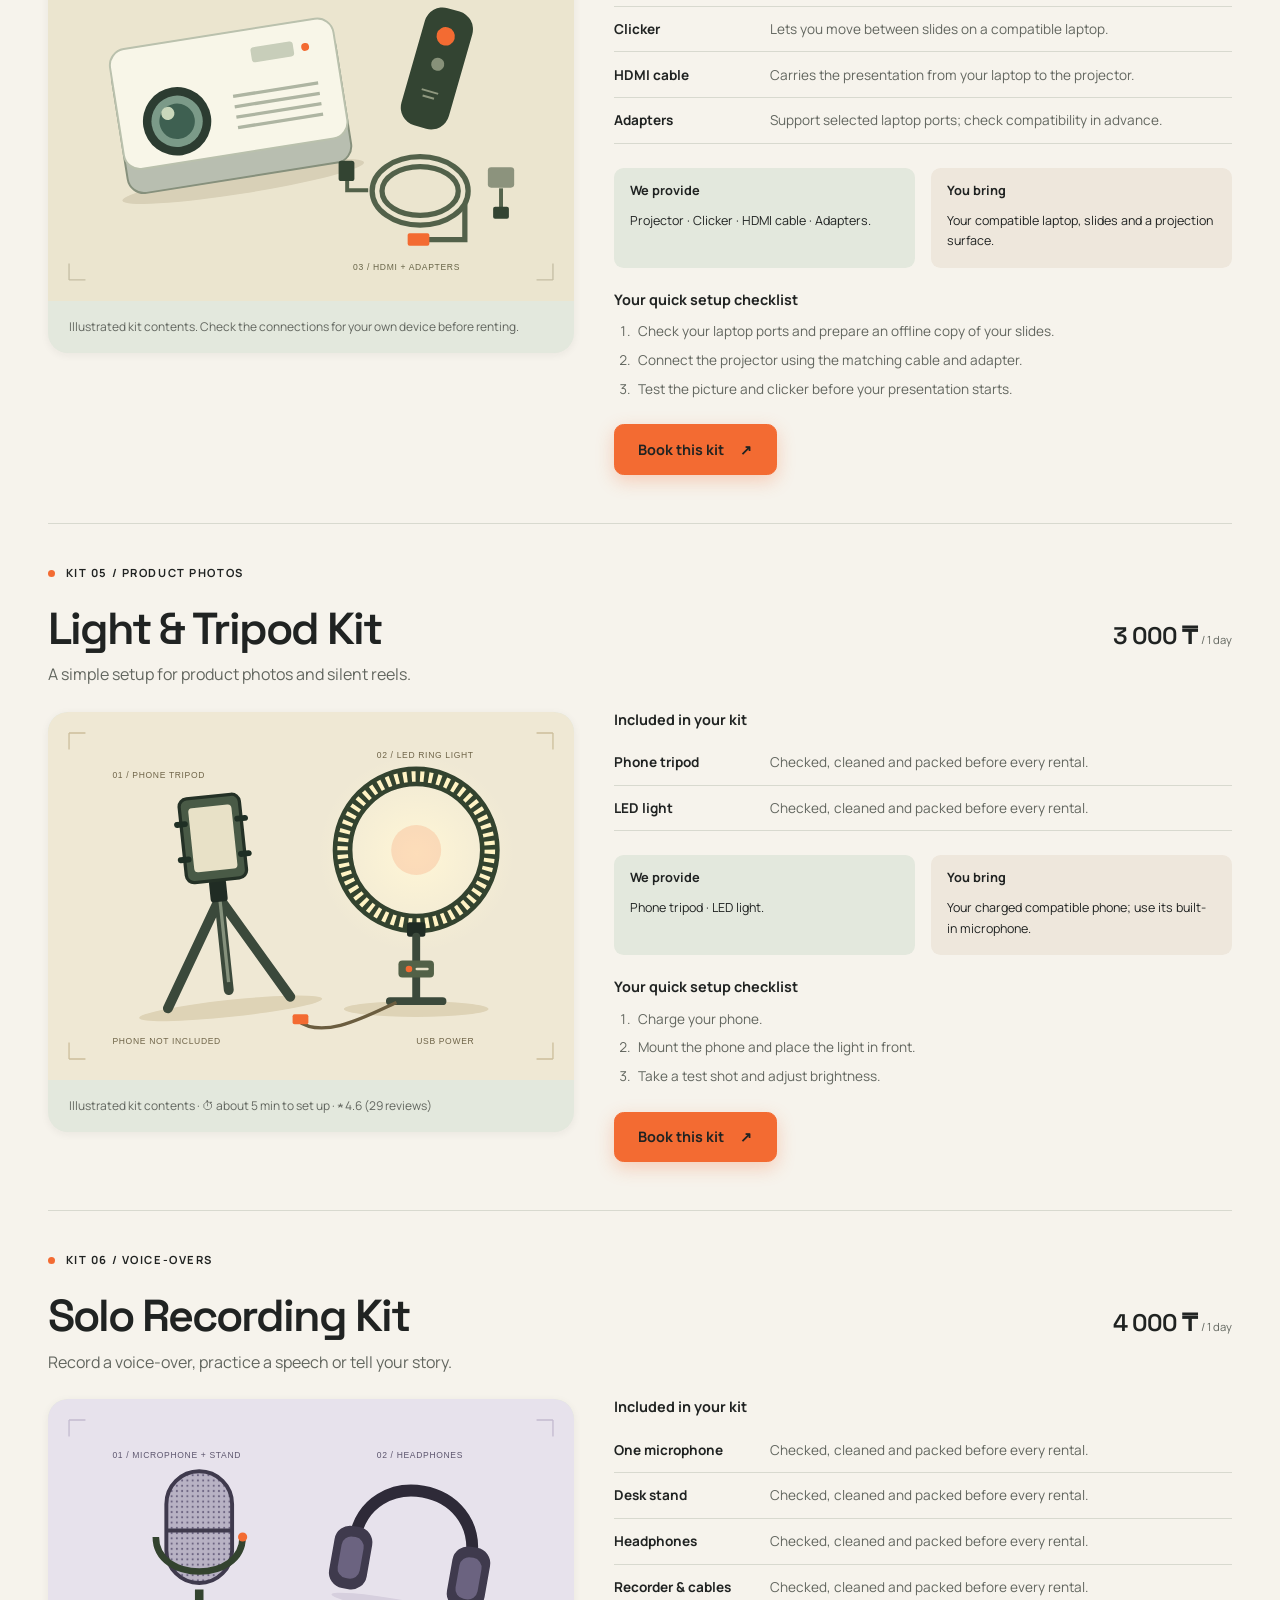
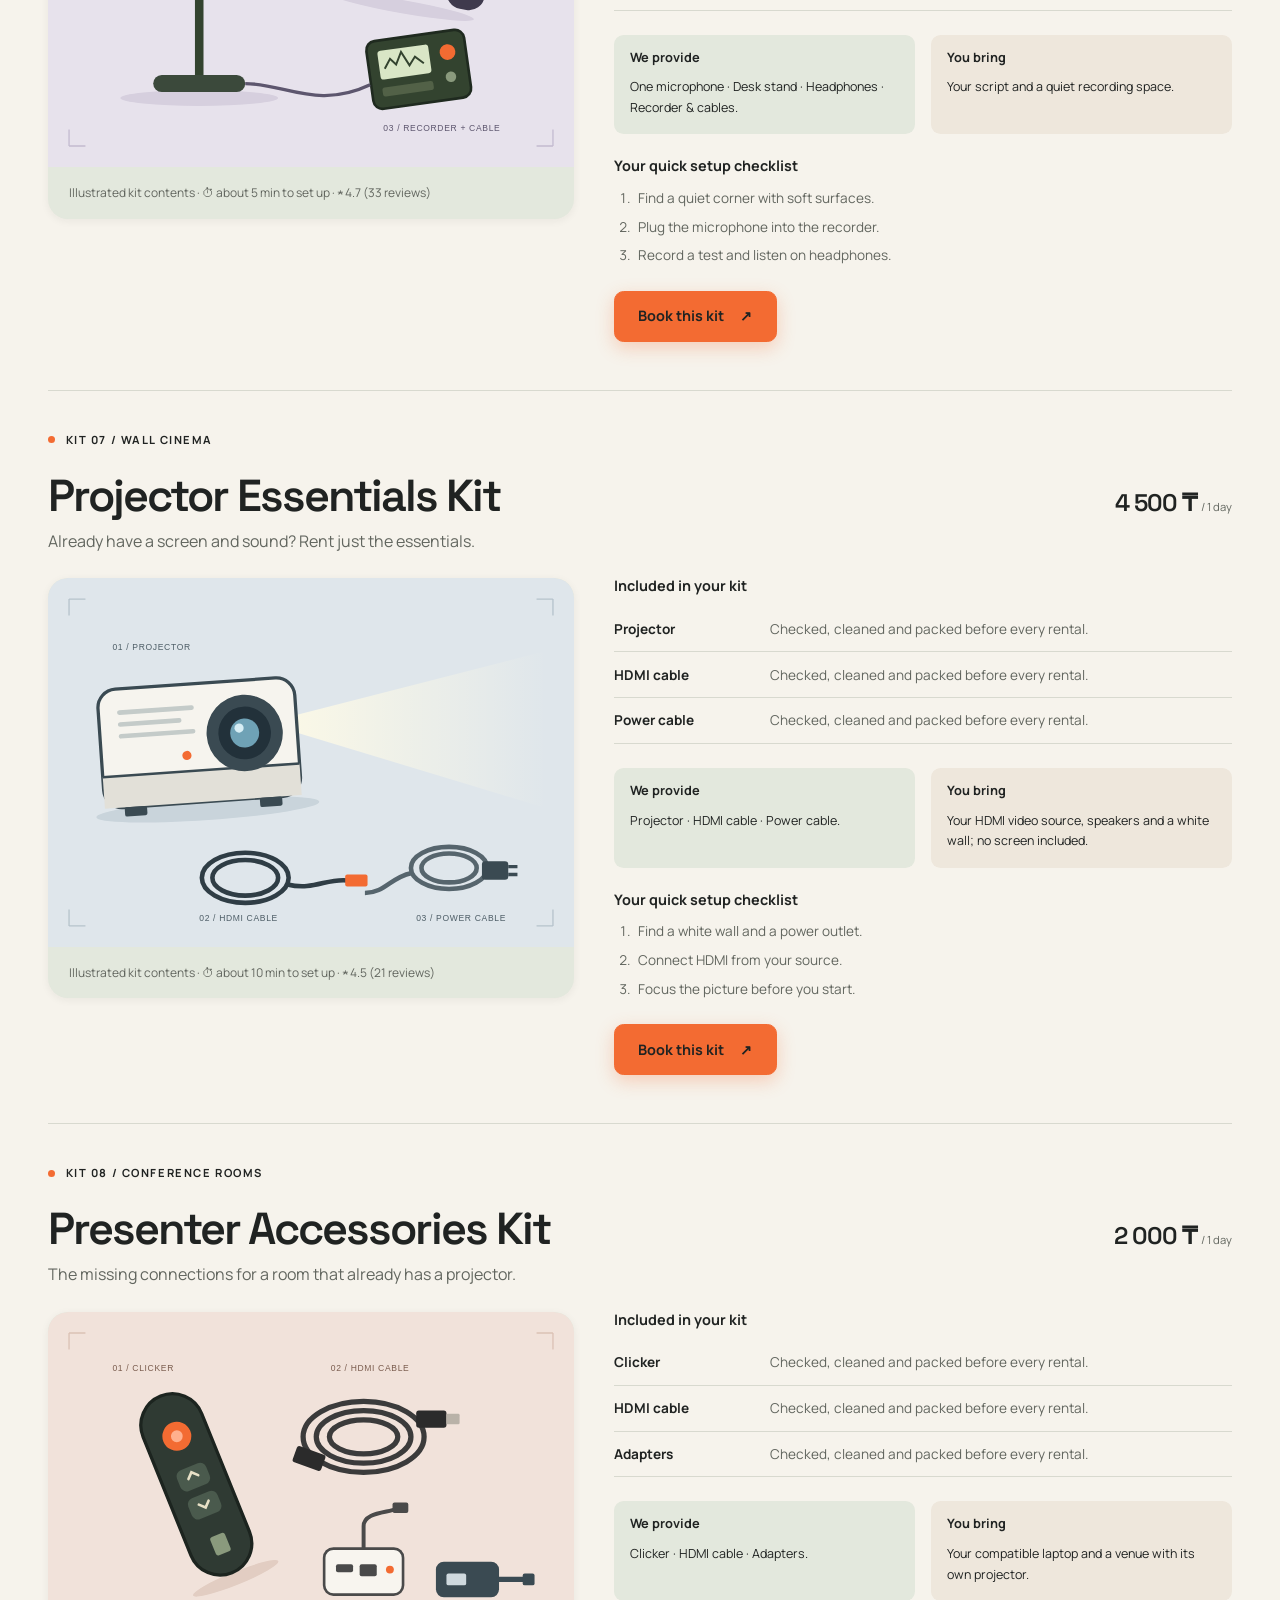
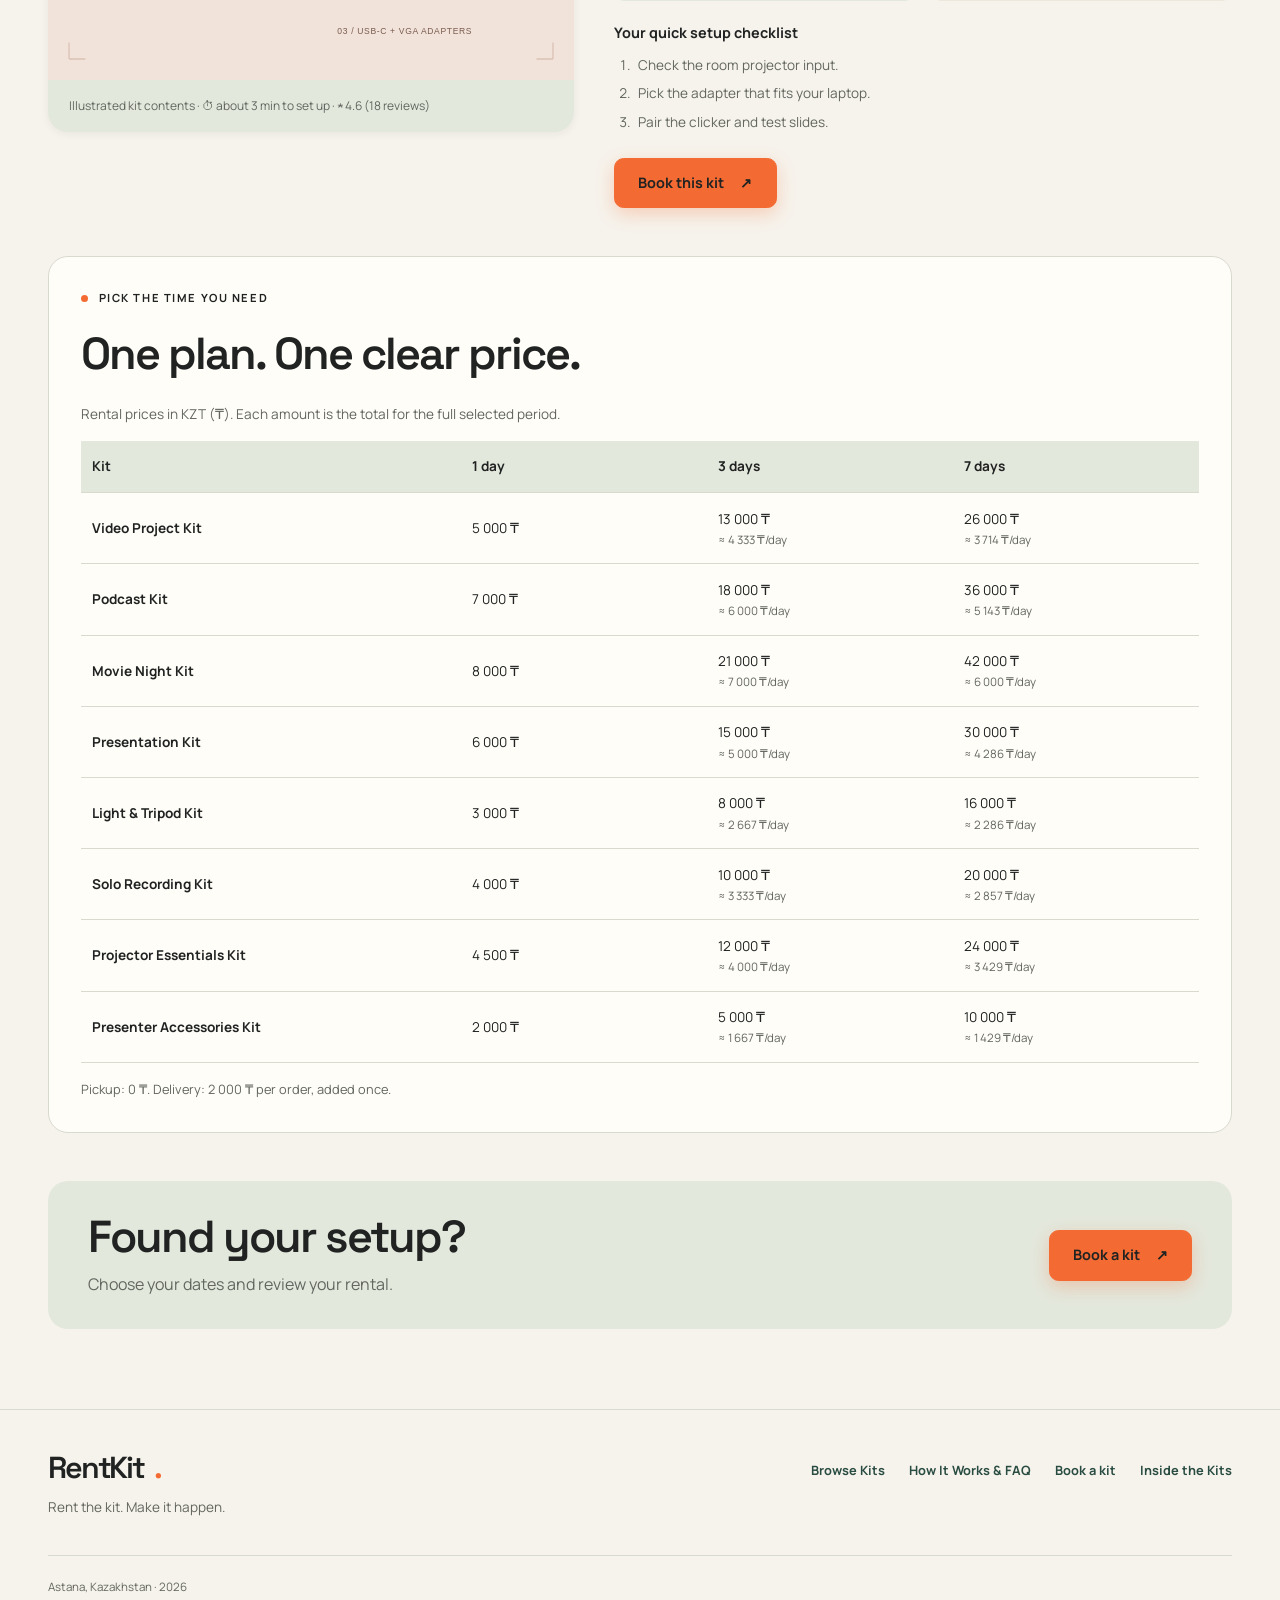
<file: kit-details.html>
<!DOCTYPE html>
<html lang="en">

<head>
  <meta charset="UTF-8">
  <meta name="viewport" content="width=device-width, initial-scale=1.0">
  <meta name="description"
    content="RentKit: ready-to-use equipment kits for creative projects, podcasts, movie nights and presentations.">
  <title>Inside the Kits | RentKit</title>
  <script>try{var t=JSON.parse(localStorage.getItem('rentkit-theme'));document.documentElement.dataset.theme=t||(matchMedia('(prefers-color-scheme: dark)').matches?'dark':'light')}catch(e){}</script>
  <link rel="icon" type="image/svg+xml" href="images/favicon.svg">
  <link rel="stylesheet" href="vendor/bootstrap.min.css">
  <link rel="stylesheet" href="css/styles.css">
  <link rel="stylesheet" href="css/kit-details.css">

  <script src="vendor/jquery-3.7.1.min.js" defer></script>
  <script src="js/site.js" defer></script>
  <script src="js/data.js" defer></script>
  <script src="js/details.js" defer></script>
</head>

<body>
  <a class="skip-link" href="#main">Skip to content</a>
  <header class="site-header">
    <div class="container header-inner">
      <a class="brand" href="index.html" aria-label="RentKit home"><img class="brand-mark" src="images/favicon.svg"
          alt="" width="35" height="35">RentKit<span class="brand-dot">.</span></a>
      <nav class="site-nav" aria-label="Main navigation">
        <ul>
          <li><a href="index.html">Home</a></li>
          <li><a href="kits.html">Browse Kits</a></li>
          <li><a href="kit-details.html" aria-current="page">Inside the Kits</a></li>
          <li><a href="rent.html">How It Works & FAQ</a></li>
          <li><a href="order.html" class="btn btn-primary">Book a kit</a></li>
        </ul>
      </nav>
    </div>
  </header>
  <main id="main" tabindex="-1">

    <div class="container">
      <header class="page-intro">
        <p class="eyebrow">No guesswork in the box</p>
        <h1>Everything you need.<br>Clearly laid out.</h1>
        <p class="lead">See what’s included, what you bring, and how to get started. No kit promises compatibility with
          every device.</p>
      </header>
      <nav class="anchor-nav" aria-label="Kit details navigation"><a href="#video">Video Project Kit</a><a
          href="#podcast">Podcast Kit</a><a href="#movie">Movie Night Kit</a><a href="#presentation">Presentation
          Kit</a><a href="#prices">Compare prices</a></nav>
      <section id="video" class="detail-section" aria-labelledby="video-title">
        <p class="eyebrow">KIT 01 / Film a project</p>
        <div class="detail-heading">
          <div>
            <h2 id="video-title">Video Project Kit</h2>
            <p class="muted mb-0">Your phone. A steadier shot. A story worth telling.</p>
          </div><span class="price">5 000 ₸ <small>/ 1 day</small></span>
        </div>
        <div class="detail-layout">
          <figure class="detail-visual"><img src="images/video-kit.svg"
              alt="Phone tripod with an empty clamp, LED light, microphone, cables and adapters" width="800"
              height="560" loading="lazy">
            <figcaption>Illustrated kit contents. Check the connections for your own device before renting.</figcaption>
          </figure>
          <div>
            <h3 class="setup-heading">Every piece has a purpose.</h3>
            <dl class="equipment-list">
              <div>
                <dt>Phone tripod</dt>
                <dd>Holds your compatible phone steady; the phone is not included.</dd>
              </div>
              <div>
                <dt>Microphone</dt>
                <dd>Captures speech for an interview or a short video.</dd>
              </div>
              <div>
                <dt>LED light</dt>
                <dd>Adds light to your scene; position it before filming.</dd>
              </div>
              <div>
                <dt>Cables & adapters</dt>
                <dd>Connect the kit to a supported phone. Check ports first.</dd>
              </div>
            </dl>
            <div class="bring-provide">
              <div>
                <h3>We provide</h3>
                <p>Phone tripod · Microphone · LED light · Cables & adapters.</p>
              </div>
              <div>
                <h3>You bring</h3>
                <p>Your compatible phone, a charged battery and your idea.</p>
              </div>
            </div>
            <h3 class="setup-heading">Your quick setup checklist</h3>
            <ol class="setup-list">
              <li>Check your phone’s mount size and audio connection; charge it.</li>
              <li>Set up the tripod, position the light and connect the microphone.</li>
              <li>Record a short test. Listen to the audio before filming the full project.</li>
            </ol>
            <a class="btn btn-primary" href="order.html?kit=video">Book this kit <span aria-hidden="true">↗</span></a>
          </div>
        </div>
      </section>
      <section id="podcast" class="detail-section" aria-labelledby="podcast-title">
        <p class="eyebrow">KIT 02 / Record a podcast</p>
        <div class="detail-heading">
          <div>
            <h2 id="podcast-title">Podcast Kit</h2>
            <p class="muted mb-0">Two voices, one conversation, all the right connections.</p>
          </div><span class="price">7 000 ₸ <small>/ 1 day</small></span>
        </div>
        <div class="detail-layout">
          <figure class="detail-visual"><img src="images/podcast-kit.svg"
              alt="Two microphones on desk stands, headphones, recording device and cables" width="800" height="560"
              loading="lazy">
            <figcaption>Illustrated kit contents. Check the connections for your own device before renting.</figcaption>
          </figure>
          <div>
            <h3 class="setup-heading">Every piece has a purpose.</h3>
            <dl class="equipment-list">
              <div>
                <dt>Two microphones</dt>
                <dd>Give each participant a microphone for the conversation.</dd>
              </div>
              <div>
                <dt>Desk stands</dt>
                <dd>Keep microphones positioned near each speaker.</dd>
              </div>
              <div>
                <dt>Headphones</dt>
                <dd>Let you listen to a test recording and check the sound.</dd>
              </div>
              <div>
                <dt>Recorder & cables</dt>
                <dd>A suitable recording device and matching connections capture your audio.</dd>
              </div>
            </dl>
            <div class="bring-provide">
              <div>
                <h3>We provide</h3>
                <p>Two microphones · Stands · Headphones · Recorder & cables.</p>
              </div>
              <div>
                <h3>You bring</h3>
                <p>Your conversation plan and a quiet place to record.</p>
              </div>
            </div>
            <h3 class="setup-heading">Your quick setup checklist</h3>
            <ol class="setup-list">
              <li>Choose a quiet room and outline your conversation.</li>
              <li>Connect both microphones to the recorder and adjust their positions.</li>
              <li>Record a short test. Listen on headphones and check both voices.</li>
            </ol>
            <a class="btn btn-primary" href="order.html?kit=podcast">Book this kit <span aria-hidden="true">↗</span></a>
          </div>
        </div>
      </section>
      <section id="movie" class="detail-section" aria-labelledby="movie-title">
        <p class="eyebrow">KIT 03 / Plan a movie night</p>
        <div class="detail-heading">
          <div>
            <h2 id="movie-title">Movie Night Kit</h2>
            <p class="muted mb-0">Turn a free evening into a little cinema at home.</p>
          </div><span class="price">8 000 ₸ <small>/ 1 day</small></span>
        </div>
        <div class="detail-layout">
          <figure class="detail-visual"><img src="images/movie-kit.svg"
              alt="Projector, portable screen, speaker and connection cables" width="800" height="560" loading="lazy">
            <figcaption>Illustrated kit contents. Check the connections for your own device before renting.</figcaption>
          </figure>
          <div>
            <h3 class="setup-heading">Every piece has a purpose.</h3>
            <dl class="equipment-list">
              <div>
                <dt>Projector</dt>
                <dd>Projects your film from a compatible video source.</dd>
              </div>
              <div>
                <dt>Portable screen</dt>
                <dd>Provides a projection surface for your viewing space.</dd>
              </div>
              <div>
                <dt>Speaker</dt>
                <dd>Plays the soundtrack from the connected setup.</dd>
              </div>
              <div>
                <dt>Cables</dt>
                <dd>Connect video, sound and power. Check your source’s ports.</dd>
              </div>
            </dl>
            <div class="bring-provide">
              <div>
                <h3>We provide</h3>
                <p>Projector · Portable screen · Speaker · Cables.</p>
              </div>
              <div>
                <h3>You bring</h3>
                <p>Your compatible video source, film and a suitable room.</p>
              </div>
            </div>
            <h3 class="setup-heading">Your quick setup checklist</h3>
            <ol class="setup-list">
              <li>Choose a room with space for the screen and accessible power.</li>
              <li>Connect your compatible source, projector and speaker; position the screen.</li>
              <li>Test the picture and sound with your own film before guests arrive.</li>
            </ol>
            <a class="btn btn-primary" href="order.html?kit=movie">Book this kit <span aria-hidden="true">↗</span></a>
          </div>
        </div>
      </section>
      <section id="presentation" class="detail-section" aria-labelledby="presentation-title">
        <p class="eyebrow">KIT 04 / Give a presentation</p>
        <div class="detail-heading">
          <div>
            <h2 id="presentation-title">Presentation Kit</h2>
            <p class="muted mb-0">Bring your slides. We provide the presentation setup.</p>
          </div><span class="price">6 000 ₸ <small>/ 1 day</small></span>
        </div>
        <div class="detail-layout">
          <figure class="detail-visual"><img src="images/presentation-kit.svg"
              alt="Projector, presentation clicker, coiled HDMI cable and adapters" width="800" height="560"
              loading="lazy">
            <figcaption>Illustrated kit contents. Check the connections for your own device before renting.</figcaption>
          </figure>
          <div>
            <h3 class="setup-heading">Every piece has a purpose.</h3>
            <dl class="equipment-list">
              <div>
                <dt>Projector</dt>
                <dd>Shows your slides on a suitable projection surface.</dd>
              </div>
              <div>
                <dt>Clicker</dt>
                <dd>Lets you move between slides on a compatible laptop.</dd>
              </div>
              <div>
                <dt>HDMI cable</dt>
                <dd>Carries the presentation from your laptop to the projector.</dd>
              </div>
              <div>
                <dt>Adapters</dt>
                <dd>Support selected laptop ports; check compatibility in advance.</dd>
              </div>
            </dl>
            <div class="bring-provide">
              <div>
                <h3>We provide</h3>
                <p>Projector · Clicker · HDMI cable · Adapters.</p>
              </div>
              <div>
                <h3>You bring</h3>
                <p>Your compatible laptop, slides and a projection surface.</p>
              </div>
            </div>
            <h3 class="setup-heading">Your quick setup checklist</h3>
            <ol class="setup-list">
              <li>Check your laptop ports and prepare an offline copy of your slides.</li>
              <li>Connect the projector using the matching cable and adapter.</li>
              <li>Test the picture and clicker before your presentation starts.</li>
            </ol>
            <a class="btn btn-primary" href="order.html?kit=presentation">Book this kit <span
                aria-hidden="true">↗</span></a>
          </div>
        </div>
      </section>
      <div id="extra-details"></div>
      <section id="prices" class="pricing" aria-labelledby="prices-title">
        <p class="eyebrow">Pick the time you need</p>
        <h2 id="prices-title">One plan. One clear price.</h2>
        <table class="table">
          <caption>Rental prices in KZT (₸). Each amount is the total for the full selected period.</caption>
          <thead>
            <tr>
              <th scope="col">Kit</th>
              <th scope="col">1 day</th>
              <th scope="col">3 days</th>
              <th scope="col">7 days</th>
            </tr>
          </thead>
          <tbody id="price-rows">
            <tr><th scope="row">Video Project Kit</th><td>5 000 ₸</td><td>13 000 ₸</td><td>26 000 ₸</td></tr>
            <tr><th scope="row">Podcast Kit</th><td>7 000 ₸</td><td>18 000 ₸</td><td>36 000 ₸</td></tr>
            <tr><th scope="row">Movie Night Kit</th><td>8 000 ₸</td><td>21 000 ₸</td><td>42 000 ₸</td></tr>
            <tr><th scope="row">Presentation Kit</th><td>6 000 ₸</td><td>15 000 ₸</td><td>30 000 ₸</td></tr>
          </tbody>
        </table>
        <p class="small-note">Pickup: 0 ₸. Delivery: 2 000 ₸ per order, added once.</p>
      </section>
      <section class="section pt-0">
        <div class="callout">
          <div>
            <h2>Found your setup?</h2>
            <p class="muted">Choose your dates and review your rental.</p>
          </div><a class="btn btn-primary" href="order.html">Book a kit <span aria-hidden="true">↗</span></a>
        </div>
      </section>
    </div>
  </main>
  <footer class="site-footer">
    <div class="container">
      <div class="footer-top">
        <div><a class="brand" href="index.html">RentKit<span class="brand-dot">.</span></a>
          <p class="muted">Rent the kit. Make it happen.</p>
        </div>
        <nav class="footer-links" aria-label="Footer navigation"><a href="kits.html">Browse Kits</a><a
            href="rent.html">How It Works & FAQ</a><a href="order.html">Book a kit</a><a href="kit-details.html">Inside
            the Kits</a></nav>
      </div>
      <div class="footer-bottom">
        <p class="muted">Astana, Kazakhstan · 2026</p>
      </div>
    </div>
  </footer>
</body>

</html>
</file>
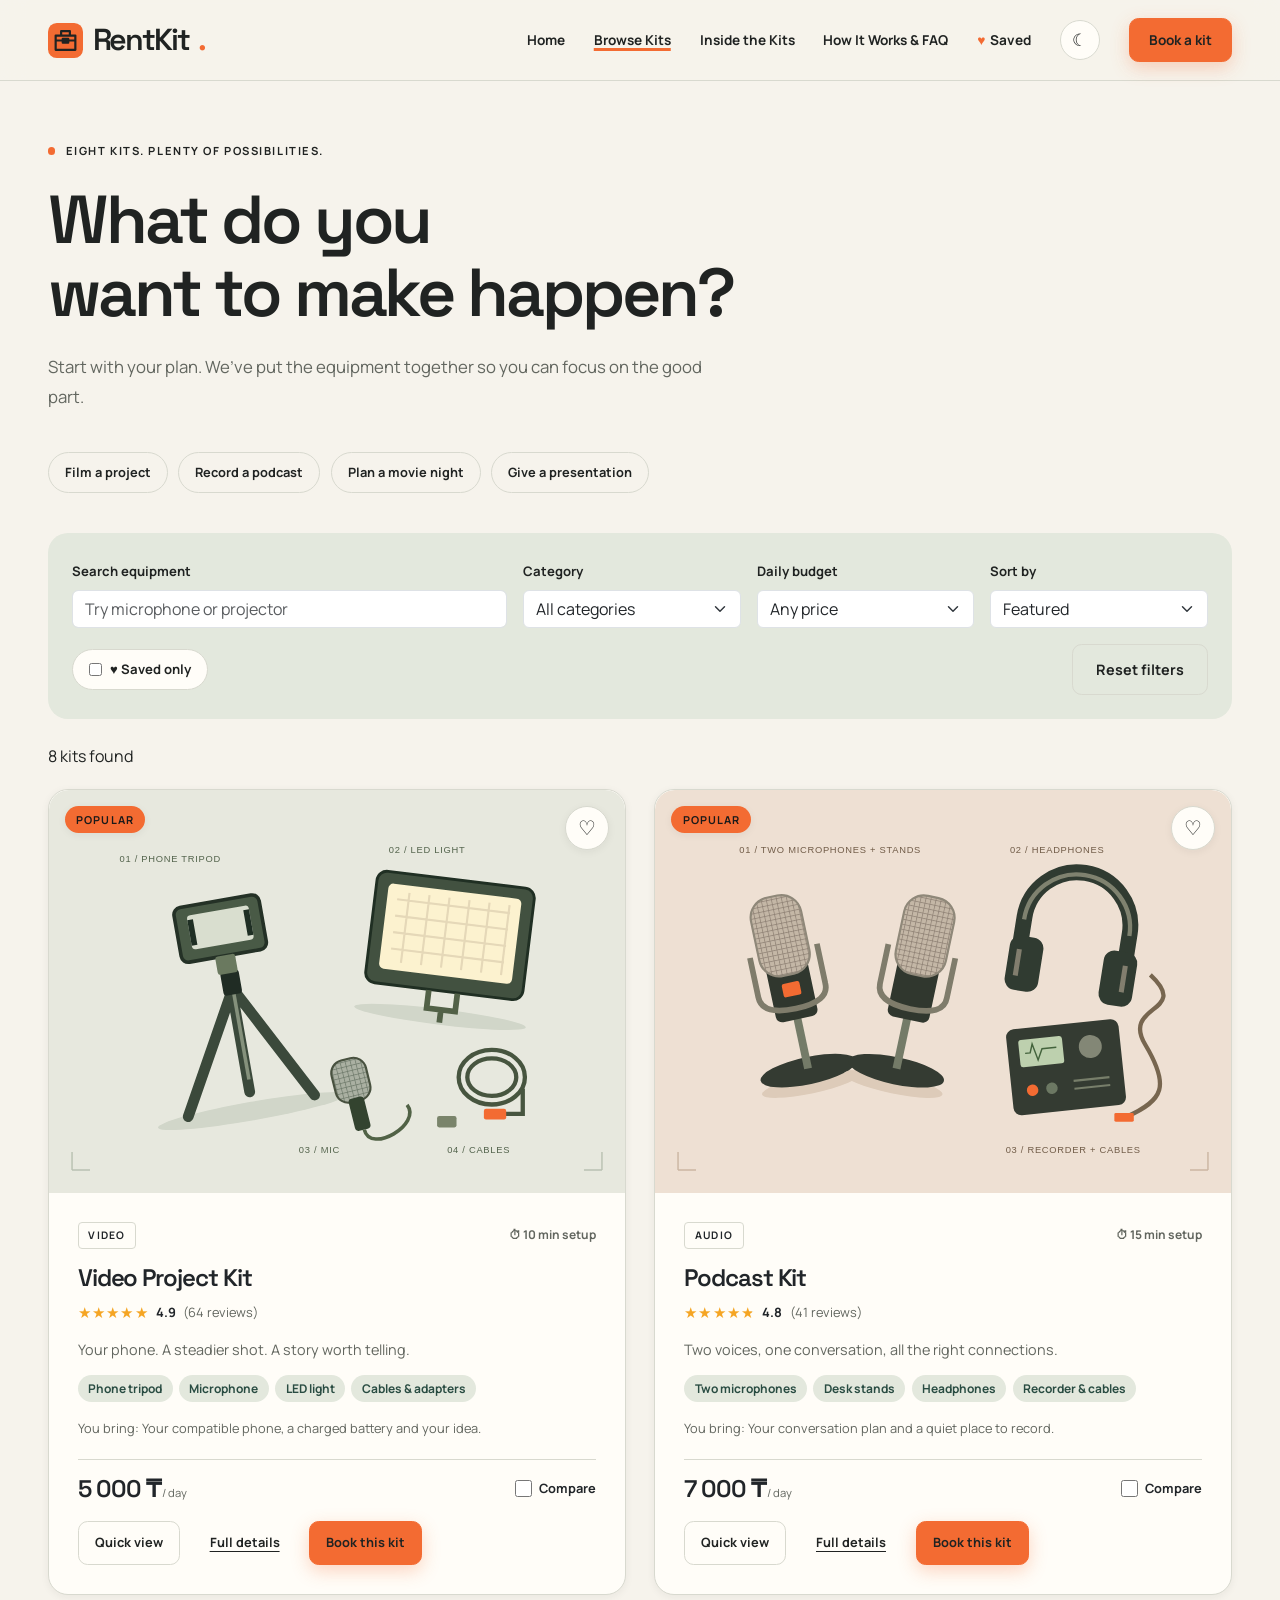
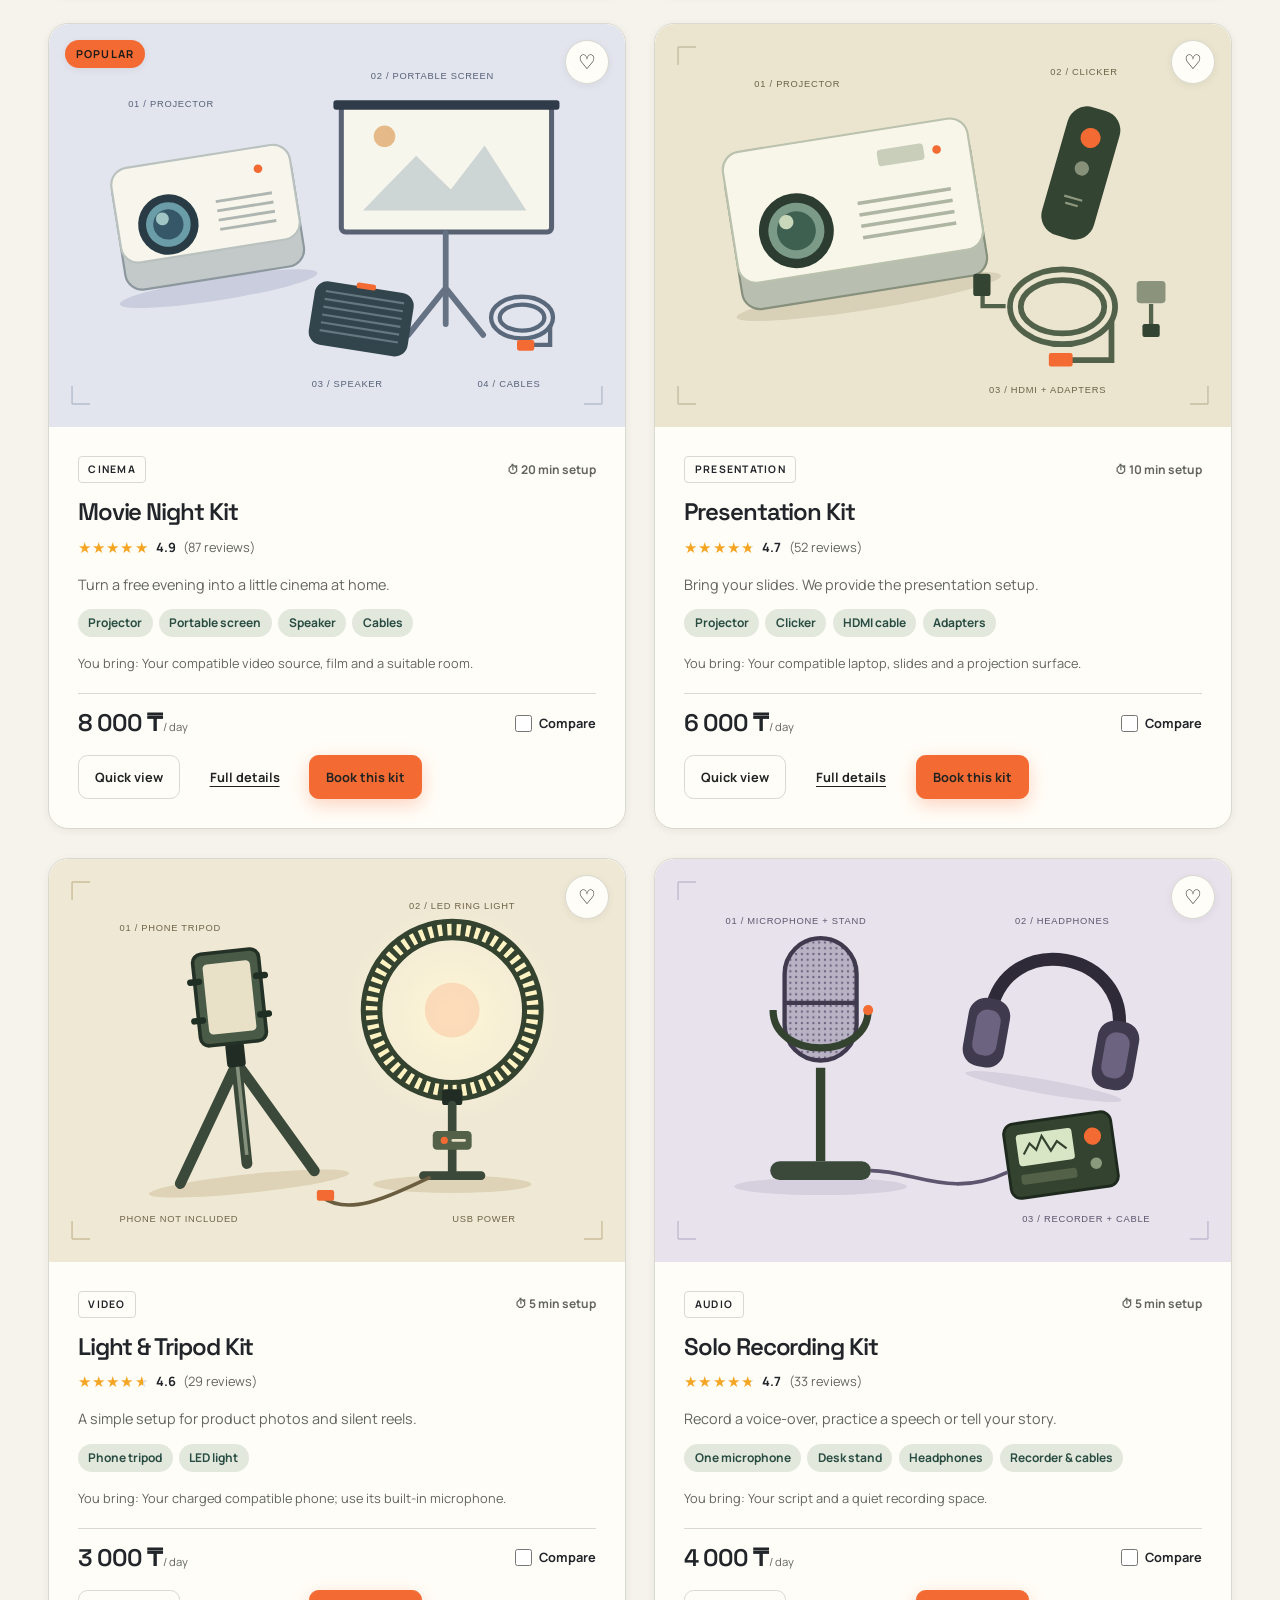
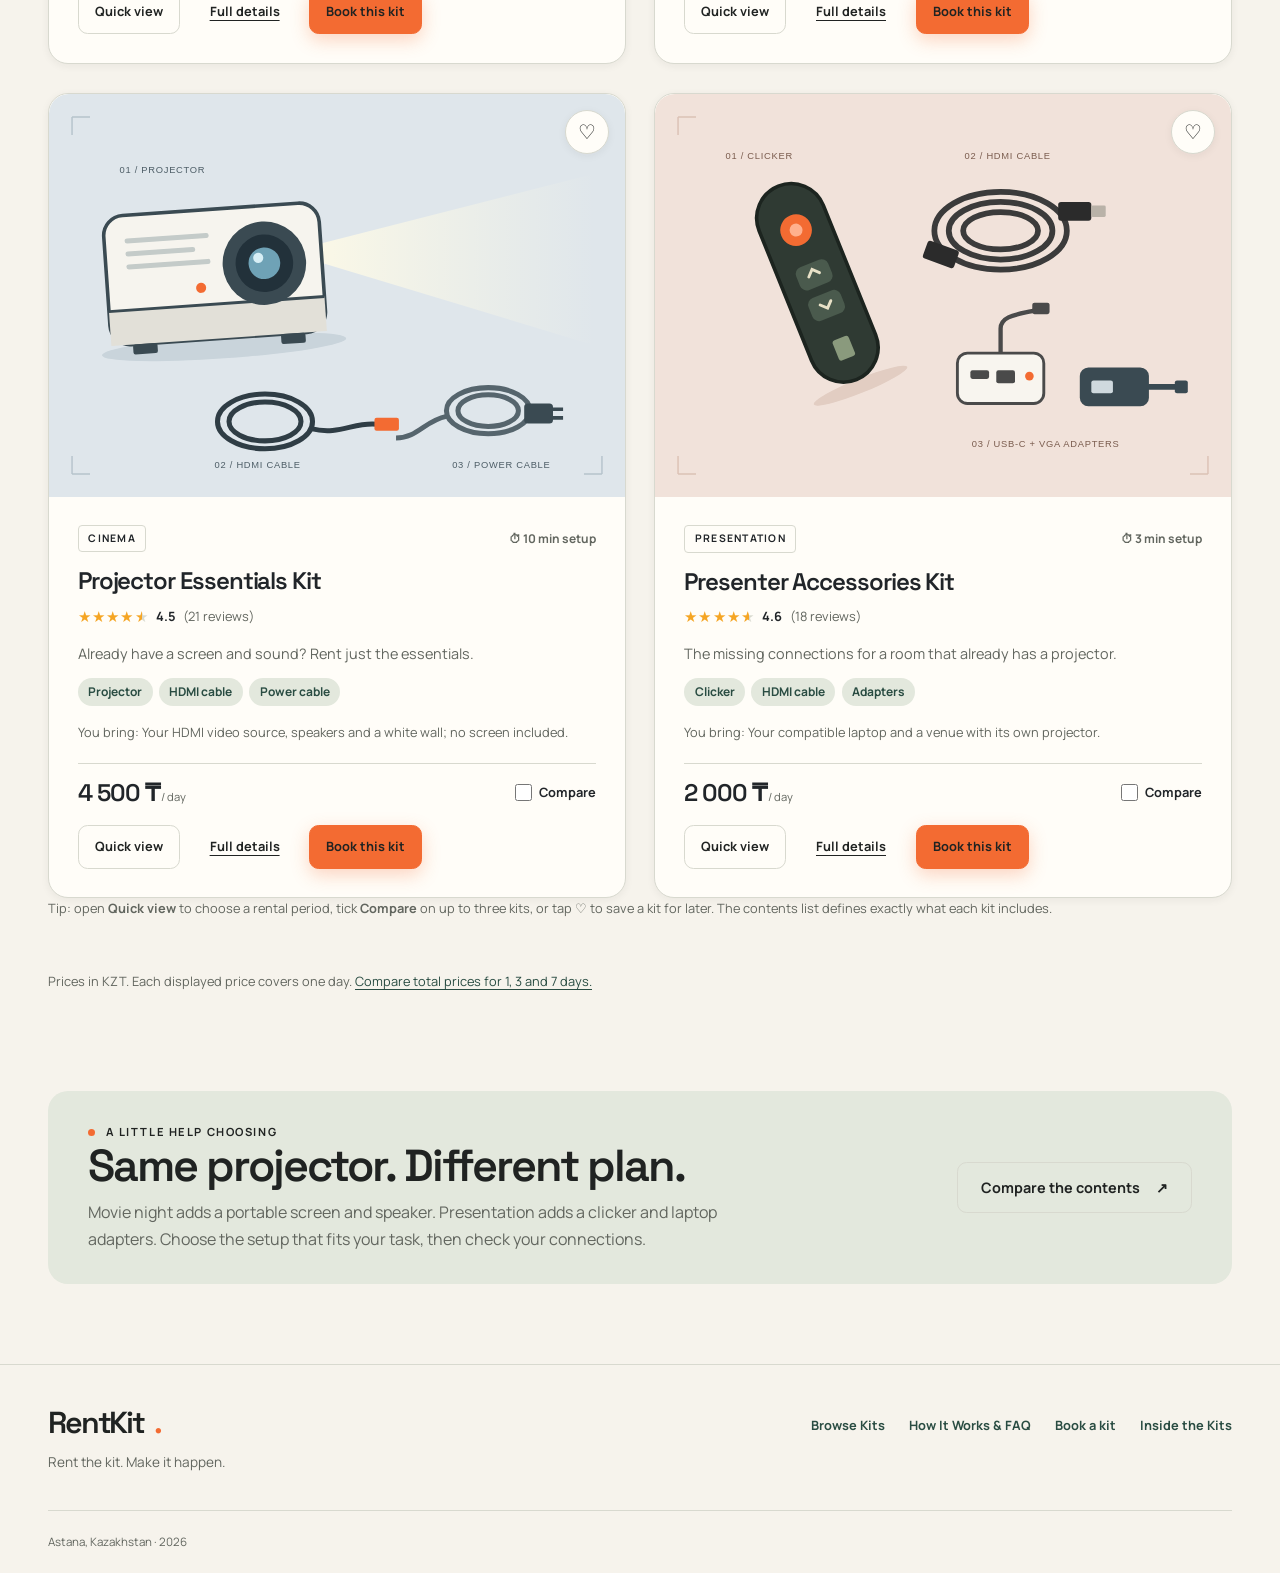
<file: kits.html>
<!DOCTYPE html>
<html lang="en">

<head>
  <meta charset="UTF-8">
  <meta name="viewport" content="width=device-width, initial-scale=1.0">
  <meta name="description"
    content="RentKit: ready-to-use equipment kits for creative projects, podcasts, movie nights and presentations.">
  <title>Browse Kits | RentKit</title>
  <script>try{var t=JSON.parse(localStorage.getItem('rentkit-theme'));document.documentElement.dataset.theme=t||(matchMedia('(prefers-color-scheme: dark)').matches?'dark':'light')}catch(e){}</script>
  <link rel="icon" type="image/svg+xml" href="images/favicon.svg">
  <link rel="stylesheet" href="vendor/bootstrap.min.css">
  <link rel="stylesheet" href="css/styles.css">
  <link rel="stylesheet" href="css/kits.css">

  <script src="vendor/jquery-3.7.1.min.js" defer></script>
  <script src="js/site.js" defer></script>
  <script src="js/data.js" defer></script>
  <script src="js/catalog.js" defer></script>
</head>

<body>
  <a class="skip-link" href="#main">Skip to content</a>
  <header class="site-header">
    <div class="container header-inner">
      <a class="brand" href="index.html" aria-label="RentKit home"><img class="brand-mark" src="images/favicon.svg"
          alt="" width="35" height="35">RentKit<span class="brand-dot">.</span></a>
      <nav class="site-nav" aria-label="Main navigation">
        <ul>
          <li><a href="index.html">Home</a></li>
          <li><a href="kits.html" aria-current="page">Browse Kits</a></li>
          <li><a href="kit-details.html">Inside the Kits</a></li>
          <li><a href="rent.html">How It Works & FAQ</a></li>
          <li><a href="order.html" class="btn btn-primary">Book a kit</a></li>
        </ul>
      </nav>
    </div>
  </header>
  <main id="main" tabindex="-1">

    <div class="container">
      <header class="page-intro">
        <p class="eyebrow">Eight kits. Plenty of possibilities.</p>
        <h1>What do you<br>want to make happen?</h1>
        <p class="lead">Start with your plan. We’ve put the equipment together so you can focus on the good part.</p>
      </header>
      <nav class="anchor-nav" aria-label="Jump to a kit"><a href="#video">Film a project</a><a href="#podcast">Record a
          podcast</a><a href="#movie">Plan a movie night</a><a href="#presentation">Give a presentation</a></nav>
      <section aria-labelledby="catalog-title">
        <h2 id="catalog-title" class="visually-hidden">All equipment kits</h2>
        <form id="catalog-controls" class="catalog-controls" role="search" aria-label="Find equipment">
          <div><label class="form-label" for="search">Search equipment</label><input class="form-control" id="search" type="search" placeholder="Try microphone or projector"></div>
          <div><label class="form-label" for="category">Category</label><select id="category" class="form-select"><option value="all">All categories</option><option value="video">Video</option><option value="audio">Audio</option><option value="cinema">Cinema</option><option value="presentation">Presentation</option></select></div>
          <div><label class="form-label" for="budget">Daily budget</label><select id="budget" class="form-select"><option value="100000">Any price</option><option value="3000">Up to 3 000 ₸</option><option value="5000">Up to 5 000 ₸</option><option value="7000">Up to 7 000 ₸</option></select></div>
          <div><label class="form-label" for="sort">Sort by</label><select id="sort" class="form-select"><option value="featured">Featured</option><option value="price-asc">Price: low to high</option><option value="price-desc">Price: high to low</option><option value="name">Name: A–Z</option><option value="rating">Top rated</option></select></div>
          <div class="catalog-toggles"><label class="saved-toggle"><input type="checkbox" id="saved-only"> <span>♥ Saved only</span></label><button type="button" class="btn btn-outline" data-reset-catalog>Reset filters</button></div>
        </form>
        <p id="result-count" role="status" aria-live="polite"></p>
        <noscript><p>Enable JavaScript to search the catalogue. You can still <a href="kit-details.html">view kit contents and prices</a>.</p></noscript>
        <div id="catalog-empty" class="empty-state" hidden><h3>No kits match your plan yet.</h3><p>Try a shorter search or a larger budget.</p><button type="button" class="btn btn-outline" data-reset-catalog>Show all kits</button></div>
        <div class="catalog-grid" id="catalog-grid"></div>
        <p class="small-note">Tip: open <strong>Quick view</strong> to choose a rental period, tick <strong>Compare</strong> on up to three kits, or tap ♡ to save a kit for later. The contents list defines exactly what each kit includes.</p>
        <p class="small-note catalog-note">Prices in KZT. Each displayed price covers one day. <a
            href="kit-details.html#prices">Compare total prices for 1, 3 and 7 days.</a></p>
      </section>
      <section class="section">
        <div class="callout">
          <div>
            <p class="eyebrow">A little help choosing</p>
            <h2>Same projector. Different plan.</h2>
            <p class="muted">Movie night adds a portable screen and speaker. Presentation adds a clicker and laptop
              adapters. Choose the setup that fits your task, then check your connections.</p>
          </div><a class="btn btn-outline" href="kit-details.html">Compare the contents <span
              aria-hidden="true">↗</span></a>
        </div>
      </section>
    </div>
  </main>
  <footer class="site-footer">
    <div class="container">
      <div class="footer-top">
        <div><a class="brand" href="index.html">RentKit<span class="brand-dot">.</span></a>
          <p class="muted">Rent the kit. Make it happen.</p>
        </div>
        <nav class="footer-links" aria-label="Footer navigation"><a href="kits.html">Browse Kits</a><a
            href="rent.html">How It Works & FAQ</a><a href="order.html">Book a kit</a><a href="kit-details.html">Inside
            the Kits</a></nav>
      </div>
      <div class="footer-bottom">
        <p class="muted">Astana, Kazakhstan · 2026</p>
      </div>
    </div>
  </footer>
</body>

</html>
</file>
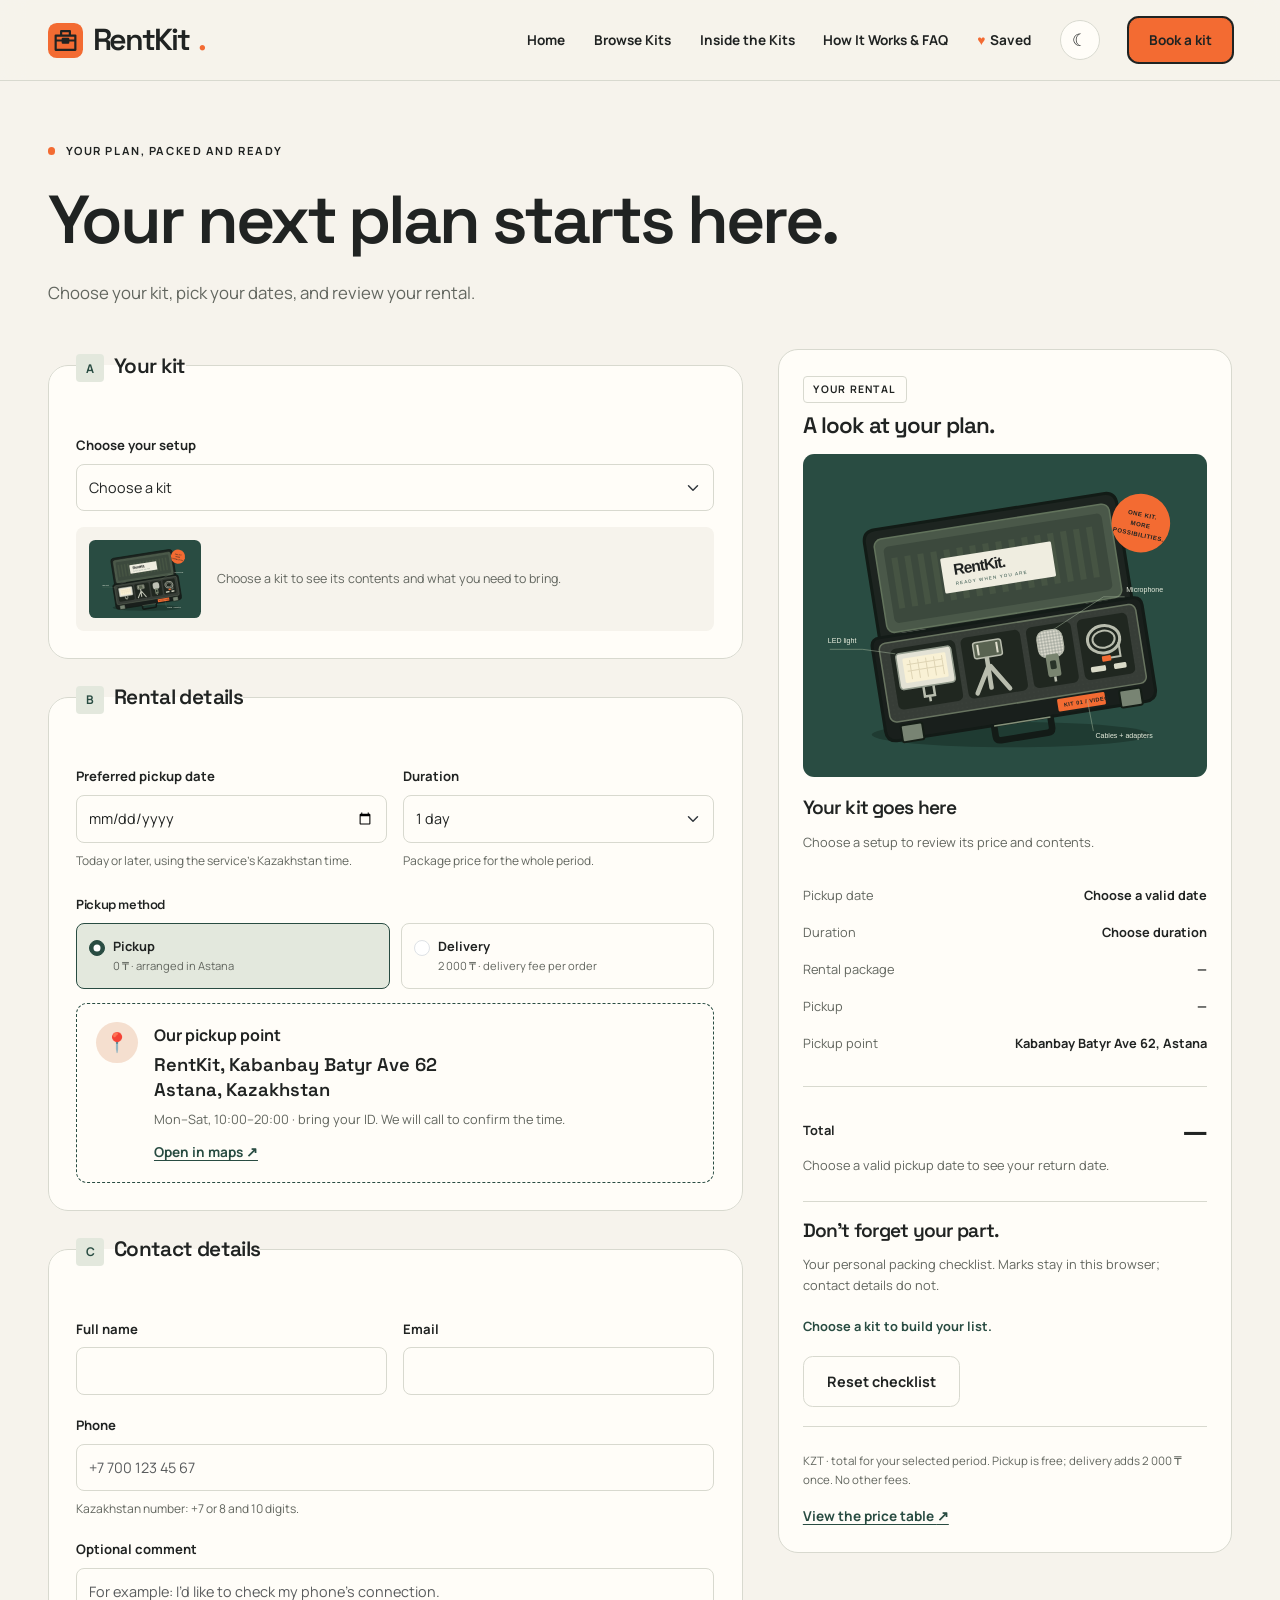
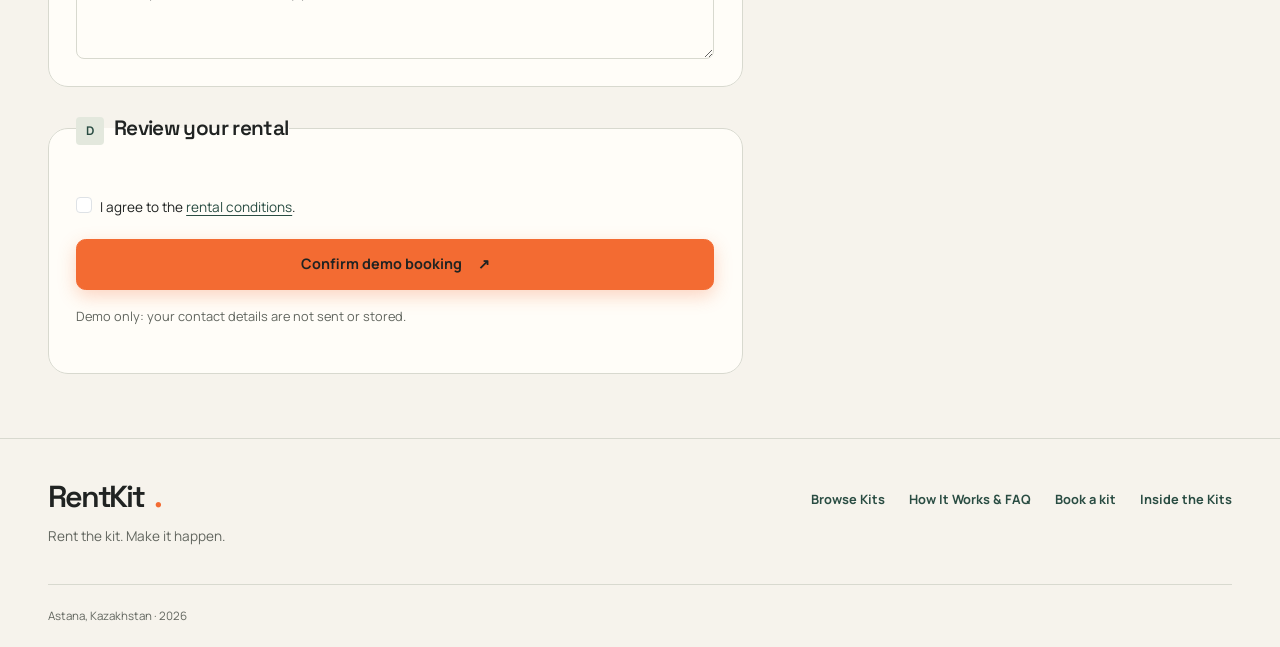
<file: order.html>
<!DOCTYPE html>
<html lang="en">

<head>
  <meta charset="UTF-8">
  <meta name="viewport" content="width=device-width, initial-scale=1.0">
  <meta name="description"
    content="RentKit: ready-to-use equipment kits for creative projects, podcasts, movie nights and presentations.">
  <title>Book Your Kit | RentKit</title>
  <script>try{var t=JSON.parse(localStorage.getItem('rentkit-theme'));document.documentElement.dataset.theme=t||(matchMedia('(prefers-color-scheme: dark)').matches?'dark':'light')}catch(e){}</script>
  <link rel="icon" type="image/svg+xml" href="images/favicon.svg">
  <link rel="stylesheet" href="vendor/bootstrap.min.css">
  <link rel="stylesheet" href="css/styles.css">
  <link rel="stylesheet" href="css/order.css">
  <script src="vendor/jquery-3.7.1.min.js" defer></script>
  <script src="js/site.js" defer></script>
  <script src="js/data.js" defer></script>
  <script src="js/order.js" defer></script>
</head>

<body>
  <a class="skip-link" href="#main">Skip to content</a>
  <header class="site-header">
    <div class="container header-inner">
      <a class="brand" href="index.html" aria-label="RentKit home"><img class="brand-mark" src="images/favicon.svg"
          alt="" width="35" height="35">RentKit<span class="brand-dot">.</span></a>
      <nav class="site-nav" aria-label="Main navigation">
        <ul>
          <li><a href="index.html">Home</a></li>
          <li><a href="kits.html">Browse Kits</a></li>
          <li><a href="kit-details.html">Inside the Kits</a></li>
          <li><a href="rent.html">How It Works & FAQ</a></li>
          <li><a href="order.html" class="btn btn-primary" aria-current="page">Book a kit</a></li>
        </ul>
      </nav>
    </div>
  </header>
  <main id="main" tabindex="-1">

    <div class="container">
      <header class="page-intro">
        <p class="eyebrow">Your plan, packed and ready</p>
        <h1>Your next plan starts here.</h1>
        <p class="lead">Choose your kit, pick your dates, and review your rental.</p>
      </header>
      <noscript>
        <p class="noscript-note">Enable JavaScript to calculate your rental total and review your details.</p>
      </noscript>
      <form id="booking-form" method="dialog" novalidate class="order-layout" aria-label="Kit booking">
        <div class="order-fields">
          <fieldset class="form-section">
            <legend><span class="section-letter" aria-hidden="true">A</span>Your kit</legend>
            <label class="form-label" for="kit">Choose your setup</label><select class="form-select" id="kit" required
              aria-describedby="kit-description">
              <option value="">Choose a kit</option>
            </select>
            <div class="kit-preview"><img id="kit-preview-image" class="case-placeholder" src="images/hero-case.svg"
                alt="An open RentKit equipment case" width="800" height="640" loading="lazy">
              <p id="kit-description">Choose a kit to see its contents and what you need to bring.</p>
            </div>
          </fieldset>
          <fieldset class="form-section">
            <legend><span class="section-letter" aria-hidden="true">B</span>Rental details</legend>
            <div class="row g-3">
              <div class="col-12 col-md-6"><label class="form-label" for="pickup-date">Preferred pickup
                  date</label><input class="form-control" type="date" id="pickup-date" required
                  aria-describedby="date-help">
                <p class="field-help" id="date-help">Today or later, using the service’s Kazakhstan time.</p>
              </div>
              <div class="col-12 col-md-6"><label class="form-label" for="duration">Duration</label><select
                  class="form-select" id="duration" required>
                  <option value="1">1 day</option>
                  <option value="3">3 days</option>
                  <option value="7">7 days</option>
                </select>
                <p class="field-help">Package price for the whole period.</p>
              </div>
            </div>
            <fieldset class="mt-4">
              <legend class="form-label">Pickup method</legend>
              <div class="pickup-options">
                <div class="pickup-option">
                  <div class="form-check"><input class="form-check-input" type="radio" id="pickup" name="pickup-method"
                      value="pickup" checked required><label class="form-check-label" for="pickup">Pickup<small>0 ₸ ·
                        arranged in Astana</small></label></div>
                </div>
                <div class="pickup-option">
                  <div class="form-check"><input class="form-check-input" type="radio" id="delivery"
                      name="pickup-method" value="delivery"><label class="form-check-label"
                      for="delivery">Delivery<small>2 000 ₸ · delivery fee per order</small></label></div>
                </div>
              </div>
              <div id="pickup-panel" class="method-panel pickup-panel" aria-live="polite">
                <div class="pickup-pin" aria-hidden="true">📍</div>
                <div>
                  <p class="method-panel-title">Our pickup point</p>
                  <address class="pickup-address">RentKit, Kabanbay Batyr Ave 62<br>Astana, Kazakhstan</address>
                  <p class="small-note mb-2">Mon–Sat, 10:00–20:00 · bring your ID. We will call to confirm the time.</p>
                  <a class="text-link" href="https://www.google.com/maps/search/?api=1&amp;query=Kabanbay+Batyr+Ave+62+Astana"
                    target="_blank" rel="noopener">Open in maps <span aria-hidden="true">↗</span><span class="visually-hidden"> (opens in a new tab)</span></a>
                </div>
              </div>
              <div id="delivery-panel" class="method-panel delivery-panel" hidden>
                <p class="method-panel-title">Where should we deliver?</p>
                <p class="small-note">Delivery within Astana. The courier calls 30 minutes before arrival.</p>
                <div class="row g-3">
                  <div class="col-12 col-md-8"><label class="form-label" for="delivery-address">Street and building</label><input
                      class="form-control" type="text" id="delivery-address" autocomplete="street-address" maxlength="150"
                      placeholder="For example: Mangilik El Ave 55"></div>
                  <div class="col-12 col-md-4"><label class="form-label" for="delivery-apartment">Apt / office <span class="optional">(optional)</span></label><input
                      class="form-control" type="text" id="delivery-apartment" maxlength="20" placeholder="12"></div>
                  <div class="col-12 col-md-6"><label class="form-label" for="delivery-time">Delivery time</label><select
                      class="form-select" id="delivery-time">
                      <option value="">Choose a time window</option>
                      <option value="10:00–13:00">Morning, 10:00–13:00</option>
                      <option value="13:00–17:00">Afternoon, 13:00–17:00</option>
                      <option value="17:00–20:00">Evening, 17:00–20:00</option>
                    </select></div>
                  <div class="col-12 col-md-6"><label class="form-label" for="delivery-note">Note for the courier <span class="optional">(optional)</span></label><input
                      class="form-control" type="text" id="delivery-note" maxlength="150" placeholder="Entrance, floor, intercom code"></div>
                </div>
              </div>
            </fieldset>
          </fieldset>
          <fieldset class="form-section">
            <legend><span class="section-letter" aria-hidden="true">C</span>Contact details</legend>
            <div class="row g-3">
              <div class="col-12 col-md-6"><label class="form-label" for="full-name">Full name</label><input
                  class="form-control" type="text" id="full-name" autocomplete="name" minlength="2" maxlength="100"
                  required></div>
              <div class="col-12 col-md-6"><label class="form-label" for="email">Email</label><input
                  class="form-control" type="email" id="email" autocomplete="email" maxlength="150" required></div>
              <div class="col-12"><label class="form-label" for="phone">Phone</label><input class="form-control" type="tel" id="phone" autocomplete="tel" maxlength="30" placeholder="+7 700 123 45 67" required><p class="field-help">Kazakhstan number: +7 or 8 and 10 digits.</p></div>
              <div class="col-12"><label class="form-label" for="comment">Optional comment</label><textarea
                  class="form-control" id="comment" rows="3" maxlength="500"
                  placeholder="For example: I’d like to check my phone’s connection."></textarea></div>
            </div>
          </fieldset>
        </div>
        <aside class="order-summary" aria-labelledby="summary-title"><span class="tag">YOUR RENTAL</span>
          <h2 id="summary-title">A look at your plan.</h2>
          <img id="summary-image" class="summary-image case-placeholder" src="images/hero-case.svg"
            alt="An open RentKit equipment case" width="800" height="640" loading="lazy">
          <h3 id="summary-kit">Your kit goes here</h3>
          <p class="small-note" id="summary-bring">Choose a setup to review its price and contents.</p>
          <div id="summary-values" aria-live="polite" aria-atomic="true">
            <dl class="summary-lines">
              <div>
                <dt>Pickup date</dt>
                <dd id="summary-date">Choose a date</dd>
              </div>
              <div>
                <dt>Duration</dt>
                <dd id="summary-duration">1 day</dd>
              </div>
              <div>
                <dt>Rental package</dt>
                <dd id="summary-rental">—</dd>
              </div>
              <div>
                <dt id="summary-method">Pickup</dt>
                <dd id="summary-fee">0 ₸</dd>
              </div>
              <div class="summary-address-line">
                <dt id="summary-place-label">Pickup point</dt>
                <dd id="summary-place">Kabanbay Batyr Ave 62</dd>
              </div>
            </dl>
            <div class="summary-total"><span>Total</span><strong id="summary-total">—</strong></div>
          </div>
          <p class="small-note" id="summary-return"></p>
          <section class="pack-plan" aria-labelledby="pack-title"><h3 id="pack-title">Don’t forget your part.</h3><p class="small-note">Your personal packing checklist. Marks stay in this browser; contact details do not.</p><div id="pack-checklist"></div><p id="pack-progress" role="status"></p><button class="btn btn-outline" type="button" id="reset-checklist">Reset checklist</button></section>
          <p class="summary-explanation">KZT · total for your selected period. Pickup is free; delivery adds 2 000 ₸
            once. No other fees.</p><a class="text-link d-inline-block mt-3" href="kit-details.html#prices">View the
            price table <span aria-hidden="true">↗</span></a>
        </aside>
        <fieldset class="order-confirm">
          <legend><span class="section-letter" aria-hidden="true">D</span>Review your rental</legend>
          <div class="form-check"><input class="form-check-input" type="checkbox" id="terms-agreed" required><label
              class="form-check-label" for="terms-agreed">I agree to the <a href="rent.html#terms">rental
                conditions</a>.</label></div>
          <div class="confirm-actions"><button class="btn btn-primary" id="confirm-booking" type="submit"
              disabled>Confirm demo booking <span aria-hidden="true">↗</span></button></div>
          <p class="small-note mt-3">Demo only: your contact details are not sent or stored.</p>
          <p id="form-error" class="form-error" role="alert"></p>
          <p id="booking-status" class="form-status" role="status" aria-live="polite" tabindex="-1"></p>
        </fieldset>
      </form>
    </div>
  </main>
  <footer class="site-footer">
    <div class="container">
      <div class="footer-top">
        <div><a class="brand" href="index.html">RentKit<span class="brand-dot">.</span></a>
          <p class="muted">Rent the kit. Make it happen.</p>
        </div>
        <nav class="footer-links" aria-label="Footer navigation"><a href="kits.html">Browse Kits</a><a
            href="rent.html">How It Works & FAQ</a><a href="order.html">Book a kit</a><a href="kit-details.html">Inside
            the Kits</a></nav>
      </div>
      <div class="footer-bottom">
        <p class="muted">Astana, Kazakhstan · 2026</p>
      </div>
    </div>
  </footer>
</body>

</html>
</file>
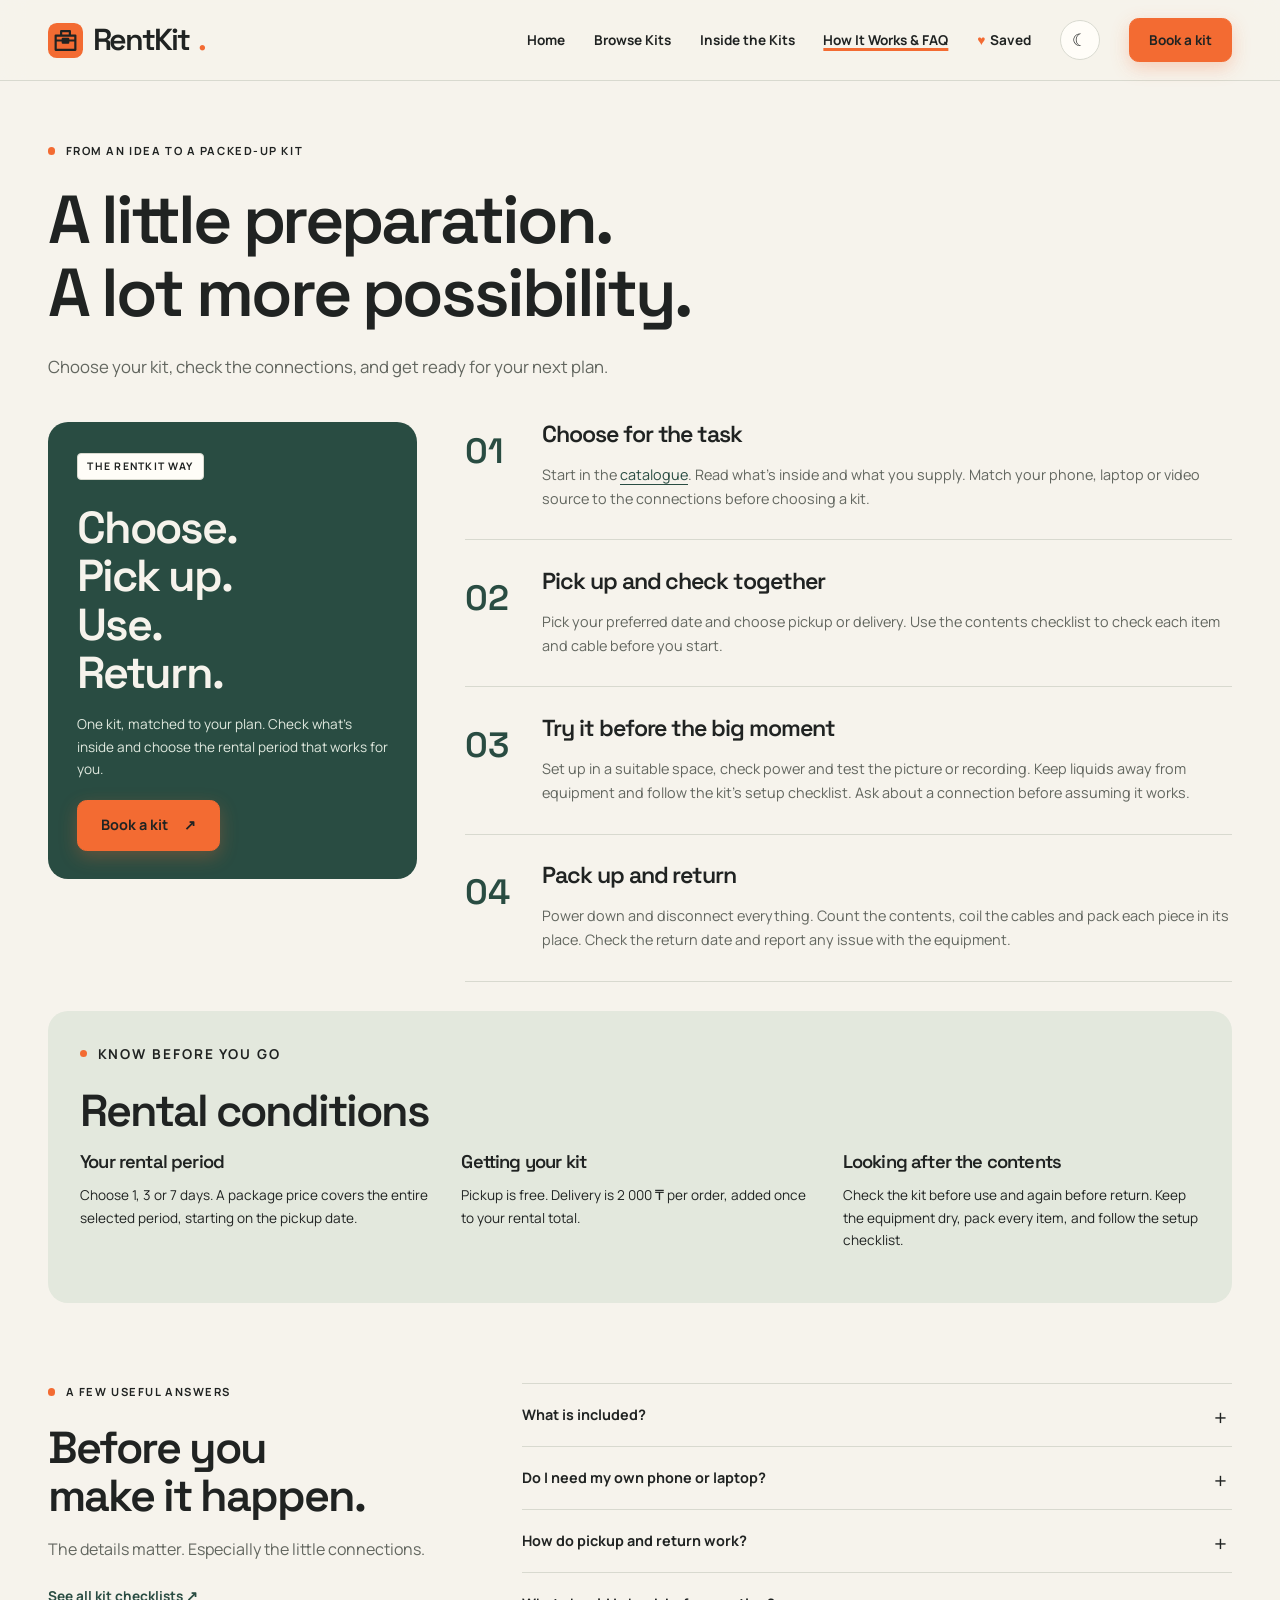
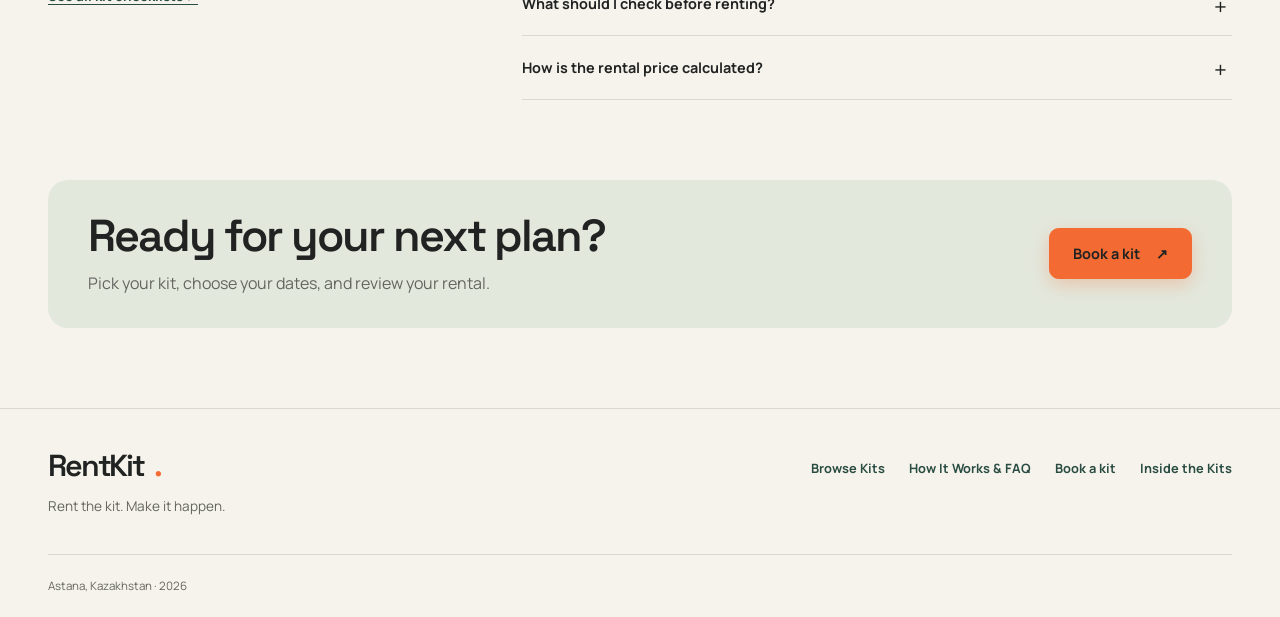
<file: rent.html>
<!DOCTYPE html>
<html lang="en">

<head>
  <meta charset="UTF-8">
  <meta name="viewport" content="width=device-width, initial-scale=1.0">
  <meta name="description"
    content="RentKit: ready-to-use equipment kits for creative projects, podcasts, movie nights and presentations.">
  <title>How It Works & FAQ | RentKit</title>
  <script>try{var t=JSON.parse(localStorage.getItem('rentkit-theme'));document.documentElement.dataset.theme=t||(matchMedia('(prefers-color-scheme: dark)').matches?'dark':'light')}catch(e){}</script>
  <link rel="icon" type="image/svg+xml" href="images/favicon.svg">
  <link rel="stylesheet" href="vendor/bootstrap.min.css">
  <link rel="stylesheet" href="css/styles.css">
  <link rel="stylesheet" href="css/rent.css">

  <script src="vendor/jquery-3.7.1.min.js" defer></script>
  <script src="js/site.js" defer></script>
</head>

<body>
  <a class="skip-link" href="#main">Skip to content</a>
  <header class="site-header">
    <div class="container header-inner">
      <a class="brand" href="index.html" aria-label="RentKit home"><img class="brand-mark" src="images/favicon.svg"
          alt="" width="35" height="35">RentKit<span class="brand-dot">.</span></a>
      <nav class="site-nav" aria-label="Main navigation">
        <ul>
          <li><a href="index.html">Home</a></li>
          <li><a href="kits.html">Browse Kits</a></li>
          <li><a href="kit-details.html">Inside the Kits</a></li>
          <li><a href="rent.html" aria-current="page">How It Works & FAQ</a></li>
          <li><a href="order.html" class="btn btn-primary">Book a kit</a></li>
        </ul>
      </nav>
    </div>
  </header>
  <main id="main" tabindex="-1">

    <div class="container">
      <header class="page-intro">
        <p class="eyebrow">From an idea to a packed-up kit</p>
        <h1>A little preparation.<br>A lot more possibility.</h1>
        <p class="lead">Choose your kit, check the connections, and get ready for your next plan.</p>
      </header>
      <section class="process-layout" aria-labelledby="process-title">
        <aside class="process-aside"><span class="tag">THE RENTKIT WAY</span>
          <h2 id="process-title">Choose.<br>Pick up.<br>Use.<br>Return.</h2>
          <p>One kit, matched to your plan. Check what’s inside and choose the rental period that works for you.</p><a
            class="btn btn-primary" href="order.html">Book a kit <span aria-hidden="true">↗</span></a>
        </aside>
        <ol class="process-list">
          <li>
            <div>
              <h2>Choose for the task</h2>
              <p>Start in the <a href="kits.html">catalogue</a>. Read what’s inside and what you supply. Match your
                phone, laptop or video source to the connections before choosing a kit.</p>
            </div>
          </li>
          <li>
            <div>
              <h2>Pick up and check together</h2>
              <p>Pick your preferred date and choose pickup or delivery. Use the contents checklist to check each item
                and cable before you start.</p>
            </div>
          </li>
          <li>
            <div>
              <h2>Try it before the big moment</h2>
              <p>Set up in a suitable space, check power and test the picture or recording. Keep liquids away from
                equipment and follow the kit’s setup checklist. Ask about a connection before assuming it works.</p>
            </div>
          </li>
          <li>
            <div>
              <h2>Pack up and return</h2>
              <p>Power down and disconnect everything. Count the contents, coil the cables and pack each piece in its
                place. Check the return date and report any issue with the equipment.</p>
            </div>
          </li>
        </ol>
      </section>
      <section id="terms" class="section pt-0" aria-labelledby="terms-title">
        <div class="terms-panel">
          <p class="eyebrow">Know before you go</p>
          <h2 id="terms-title">Rental conditions</h2>
          <div class="row g-4">
            <div class="col-12 col-md-4">
              <h3>Your rental period</h3>
              <p>Choose 1, 3 or 7 days. A package price covers the entire selected period, starting on the pickup date.
              </p>
            </div>
            <div class="col-12 col-md-4">
              <h3>Getting your kit</h3>
              <p>Pickup is free. Delivery is 2 000 ₸ per order, added once to your rental total.</p>
            </div>
            <div class="col-12 col-md-4">
              <h3>Looking after the contents</h3>
              <p>Check the kit before use and again before return. Keep the equipment dry, pack every item, and follow
                the setup checklist.</p>
            </div>
          </div>
        </div>
      </section>
      <section class="faq-layout" aria-labelledby="faq-title">
        <div>
          <p class="eyebrow">A few useful answers</p>
          <h2 id="faq-title">Before you<br>make it happen.</h2>
          <p class="muted">The details matter. Especially the little connections.</p><a class="text-link"
            href="kit-details.html">See all kit checklists <span aria-hidden="true">↗</span></a>
        </div>
        <div class="faq-list">
          <details>
            <summary>What is included?</summary>
            <p>Each kit has its own contents list. Video provides phone accessories; podcast provides two microphones
              and a recorder; movie night adds a screen and speaker; presentation includes a clicker. See <a
                href="kit-details.html">the full kit details</a>.</p>
          </details>
          <details>
            <summary>Do I need my own phone or laptop?</summary>
            <p>Yes: the Video Project Kit needs your compatible phone, and the Presentation Kit needs your compatible
              laptop. Movie Night needs your video source and content. Podcast includes a suitable recording device.</p>
          </details>
          <details>
            <summary>How do pickup and return work?</summary>
            <p>Select your preferred date and pickup method. Check the contents before use, then pack every item for
              return at the end of your selected rental period.</p>
          </details>
          <details>
            <summary>What should I check before renting?</summary>
            <p>Check your device ports, mount size if relevant, the required space, power access, and the contents list.
              We do not promise support for every phone, laptop or connector.</p>
          </details>
          <details>
            <summary>How is the rental price calculated?</summary>
            <p>Each package covers the full selected period: 1, 3 or 7 days. Pickup is free; delivery adds 2 000 ₸ once.
              Your rental summary shows the total before you review it.</p>
          </details>
        </div>
      </section>
      <section class="section">
        <div class="callout">
          <div>
            <h2>Ready for your next plan?</h2>
            <p class="muted">Pick your kit, choose your dates, and review your rental.</p>
          </div><a class="btn btn-primary" href="order.html">Book a kit <span aria-hidden="true">↗</span></a>
        </div>
      </section>
    </div>
  </main>
  <footer class="site-footer">
    <div class="container">
      <div class="footer-top">
        <div><a class="brand" href="index.html">RentKit<span class="brand-dot">.</span></a>
          <p class="muted">Rent the kit. Make it happen.</p>
        </div>
        <nav class="footer-links" aria-label="Footer navigation"><a href="kits.html">Browse Kits</a><a
            href="rent.html">How It Works & FAQ</a><a href="order.html">Book a kit</a><a href="kit-details.html">Inside
            the Kits</a></nav>
      </div>
      <div class="footer-bottom">
        <p class="muted">Astana, Kazakhstan · 2026</p>
      </div>
    </div>
  </footer>
</body>

</html>
</file>
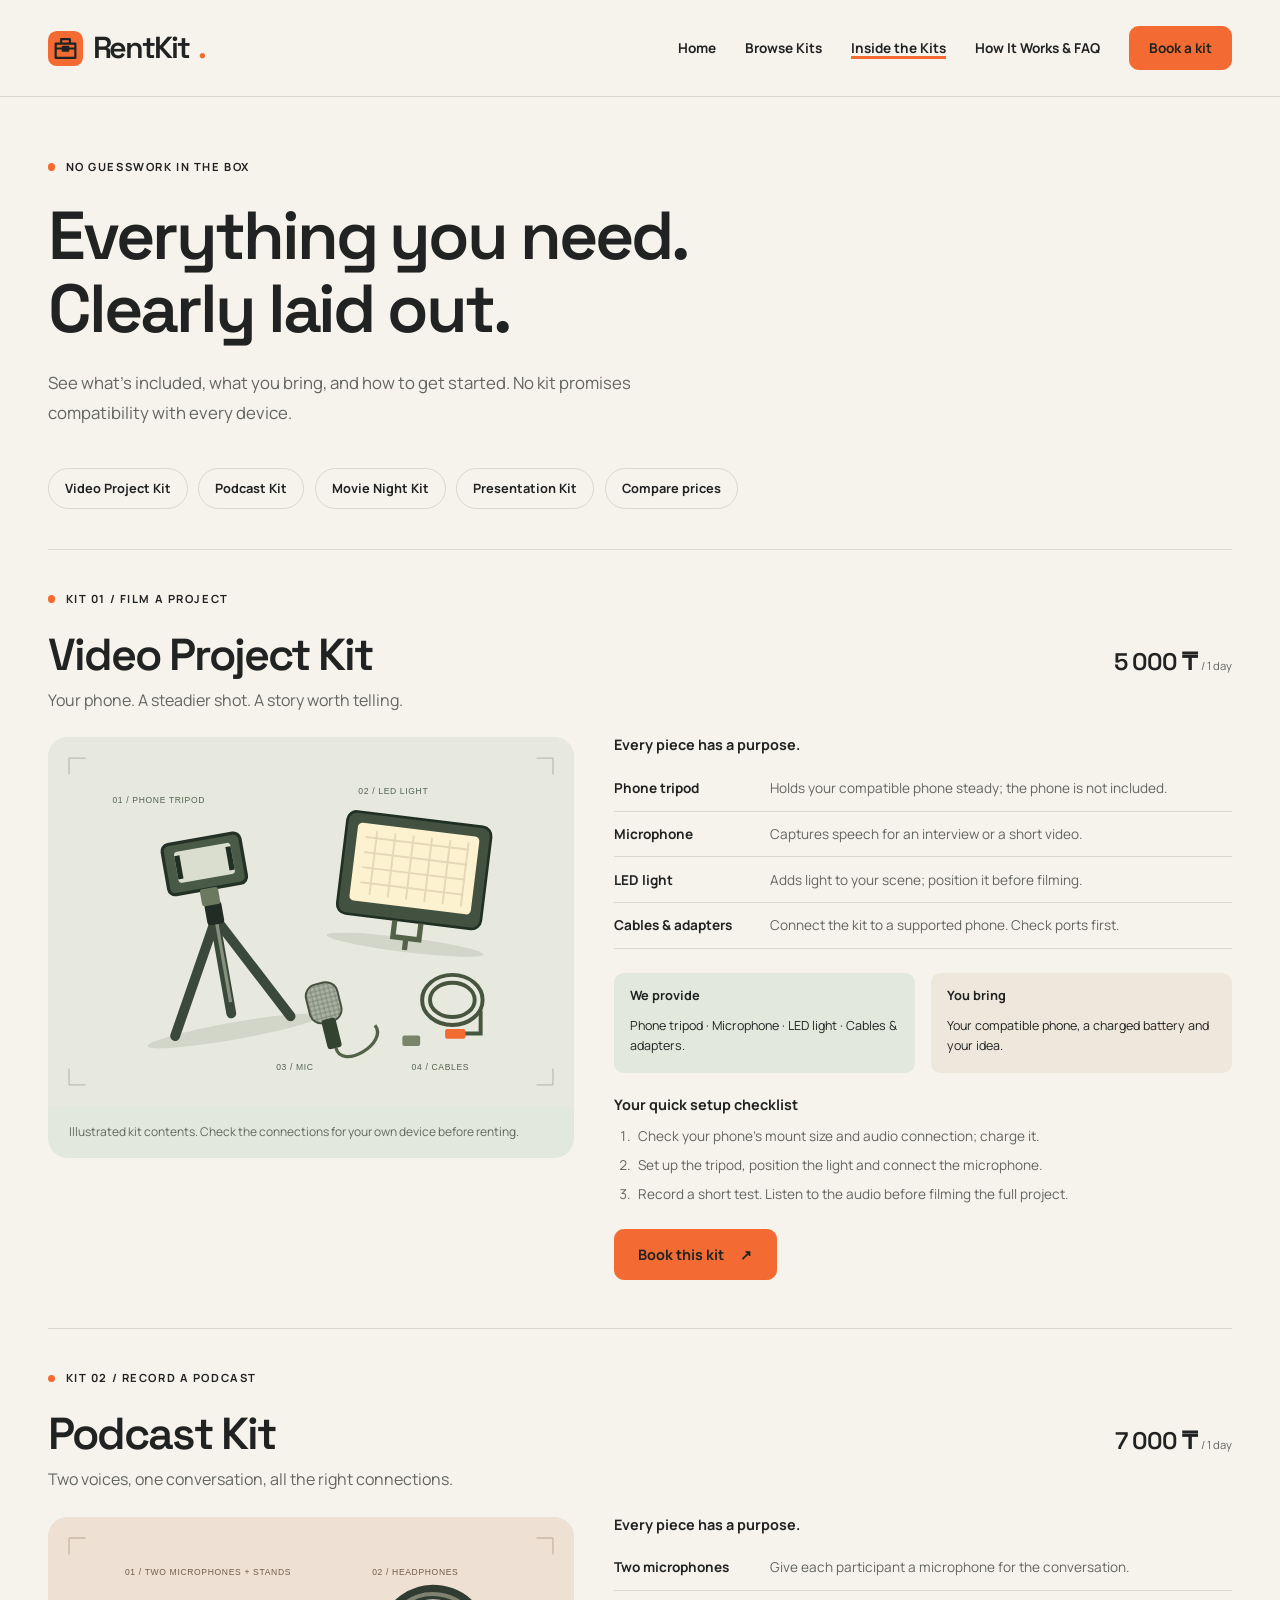
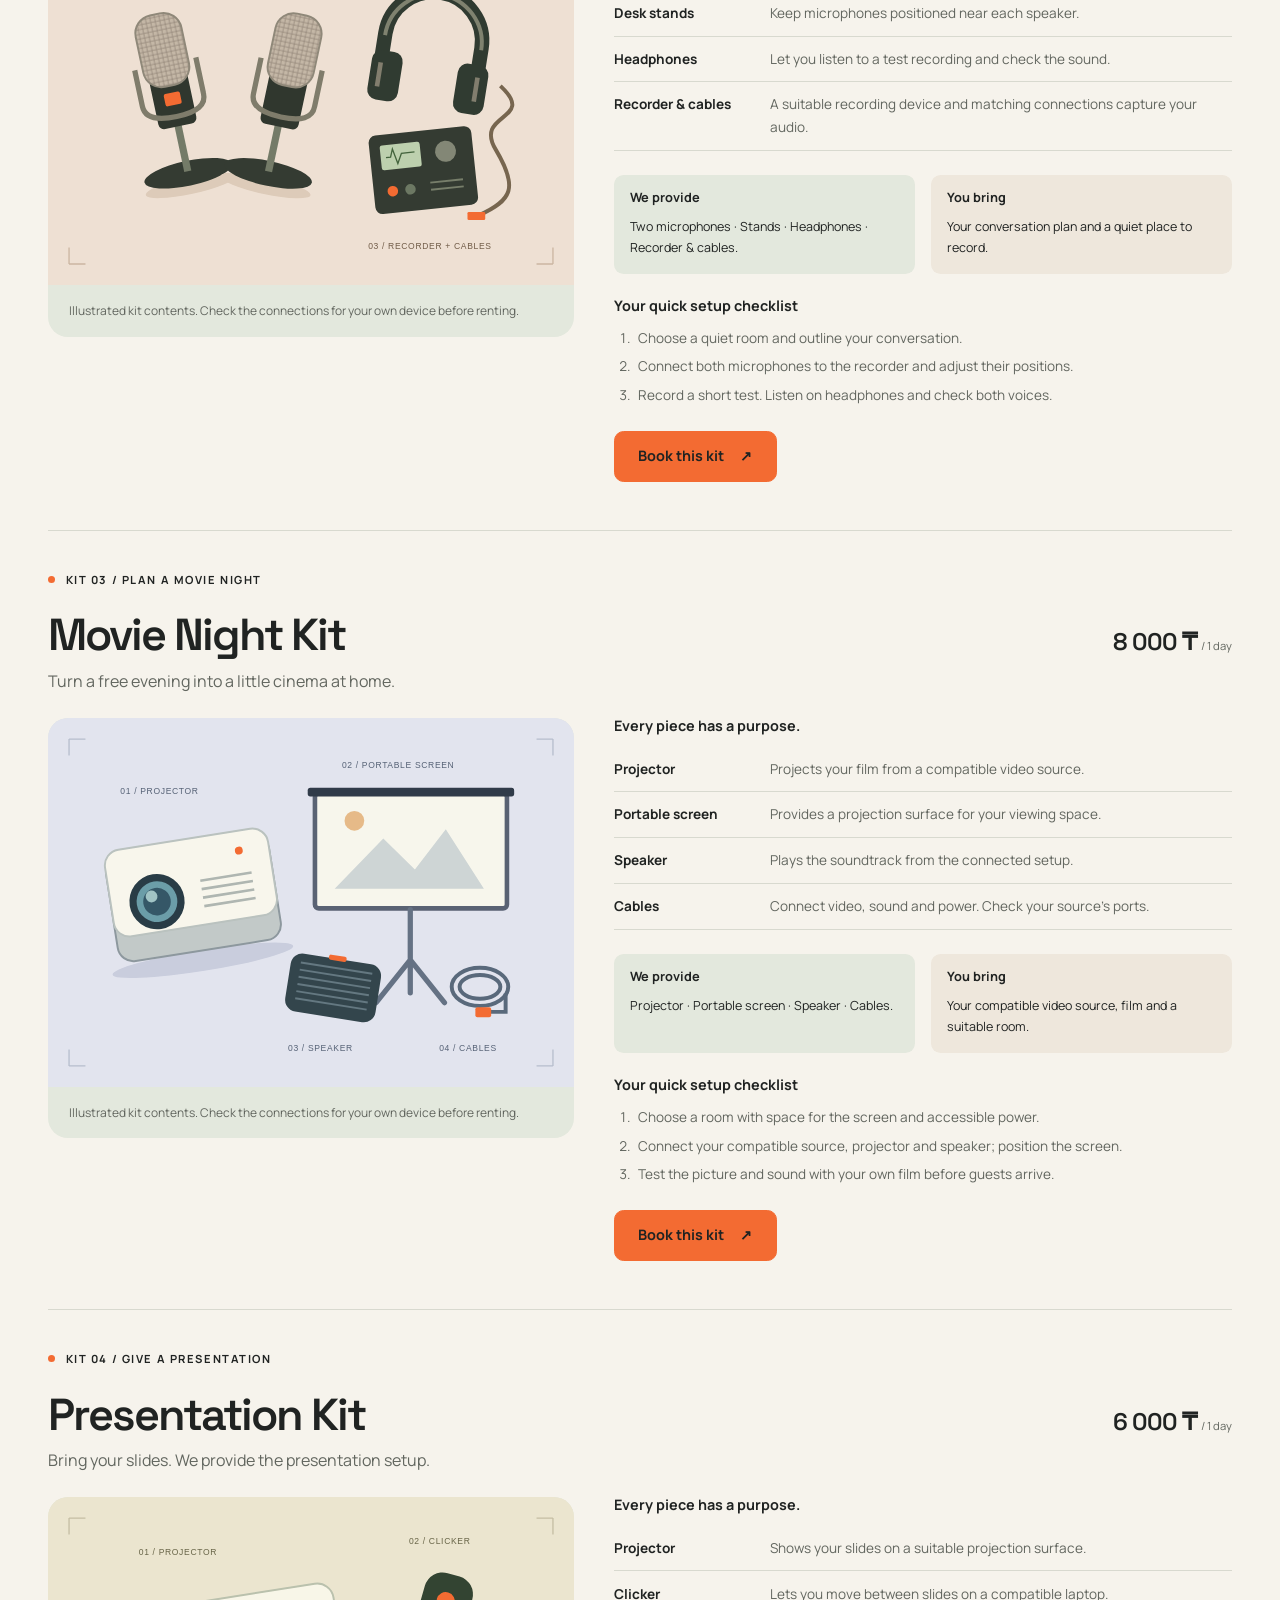
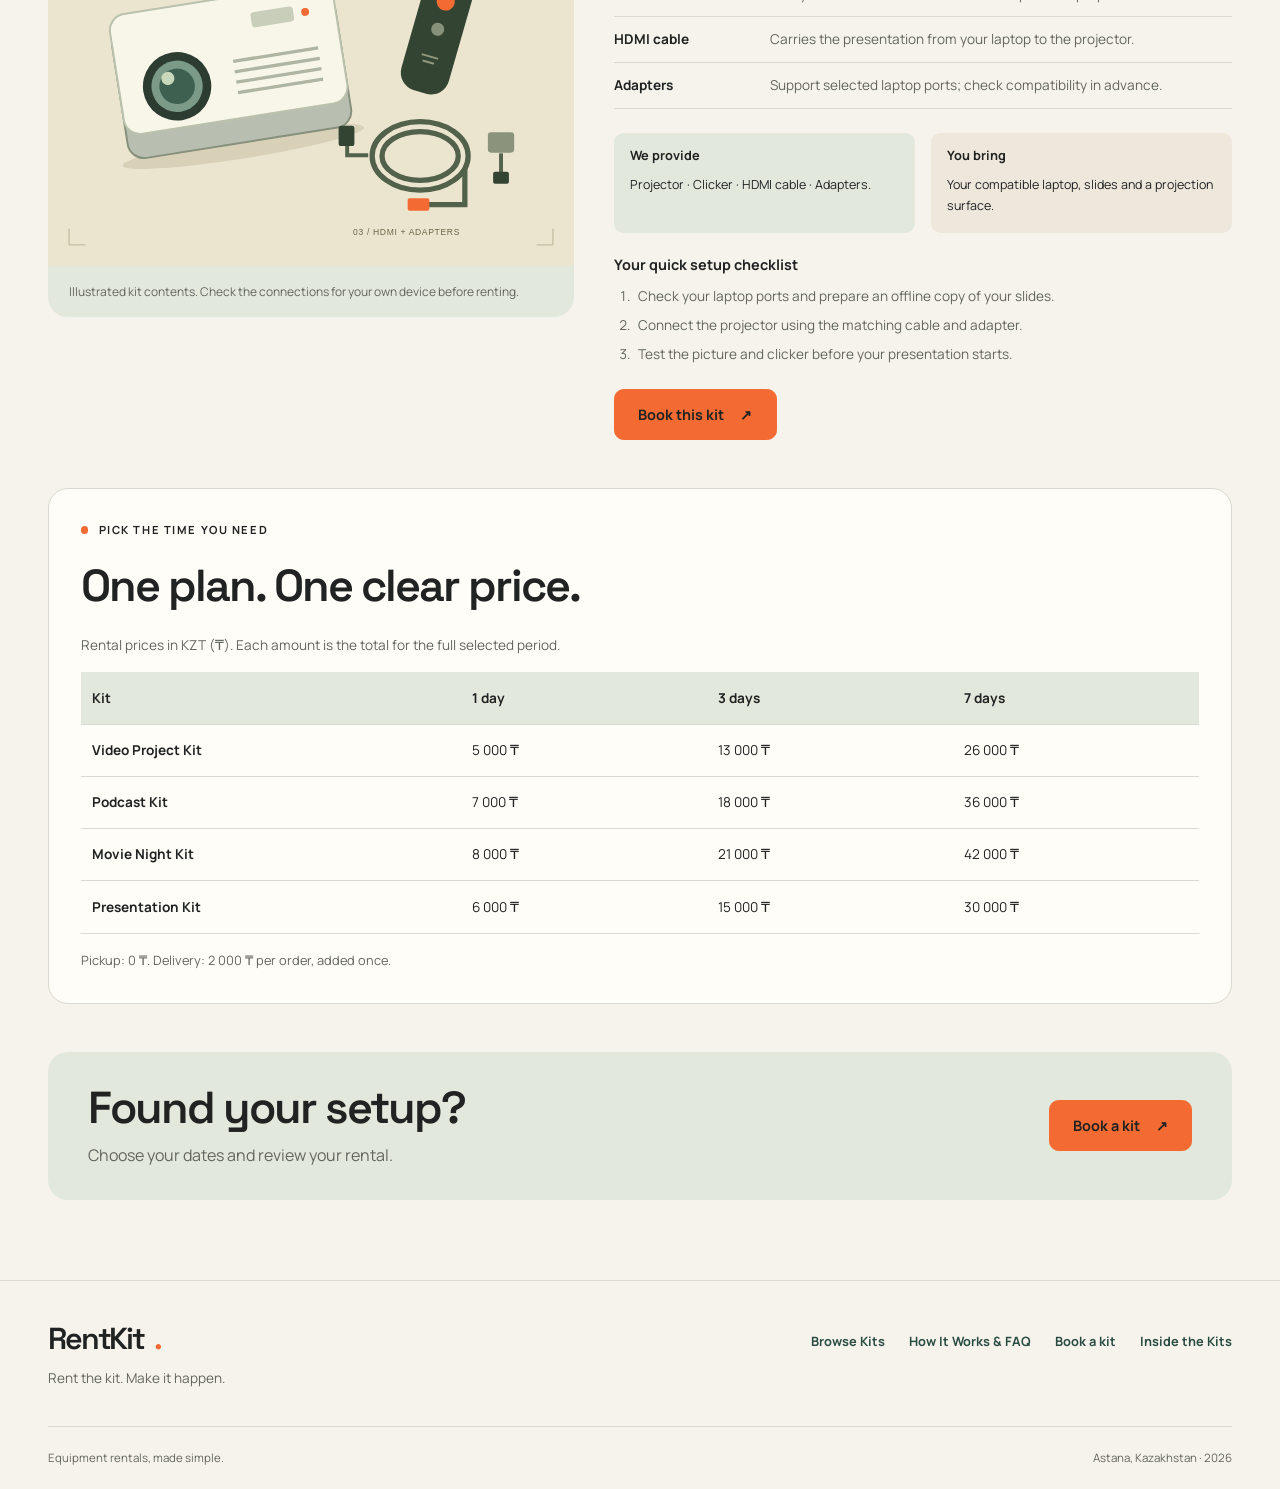
<file: midterm/kit-details.html>
<!DOCTYPE html>
<html lang="en">

<head>
  <meta charset="UTF-8">
  <meta name="viewport" content="width=device-width, initial-scale=1.0">
  <meta name="description"
    content="RentKit: ready-to-use equipment kits for creative projects, podcasts, movie nights and presentations.">
  <title>Inside the Kits | RentKit</title>
  <link rel="icon" type="image/svg+xml" href="images/favicon.svg">
  <link rel="stylesheet" href="vendor/bootstrap.min.css">
  <link rel="stylesheet" href="css/styles.css">
  <link rel="stylesheet" href="css/kit-details.css">

</head>

<body>
  <a class="skip-link" href="#main">Skip to content</a>
  <header class="site-header">
    <div class="container header-inner">
      <a class="brand" href="index.html" aria-label="RentKit home"><img class="brand-mark" src="images/favicon.svg"
          alt="" width="35" height="35">RentKit<span class="brand-dot">.</span></a>
      <nav class="site-nav" aria-label="Main navigation">
        <ul>
          <li><a href="index.html">Home</a></li>
          <li><a href="kits.html">Browse Kits</a></li>
          <li><a href="kit-details.html" aria-current="page">Inside the Kits</a></li>
          <li><a href="rent.html">How It Works & FAQ</a></li>
          <li><a href="order.html" class="btn btn-primary">Book a kit</a></li>
        </ul>
      </nav>
    </div>
  </header>
  <main id="main" tabindex="-1">

    <div class="container">
      <header class="page-intro">
        <p class="eyebrow">No guesswork in the box</p>
        <h1>Everything you need.<br>Clearly laid out.</h1>
        <p class="lead">See what’s included, what you bring, and how to get started. No kit promises compatibility with
          every device.</p>
      </header>
      <nav class="anchor-nav" aria-label="Kit details navigation"><a href="#video">Video Project Kit</a><a
          href="#podcast">Podcast Kit</a><a href="#movie">Movie Night Kit</a><a href="#presentation">Presentation
          Kit</a><a href="#prices">Compare prices</a></nav>
      <section id="video" class="detail-section" aria-labelledby="video-title">
        <p class="eyebrow">KIT 01 / Film a project</p>
        <div class="detail-heading">
          <div>
            <h2 id="video-title">Video Project Kit</h2>
            <p class="muted mb-0">Your phone. A steadier shot. A story worth telling.</p>
          </div><span class="price">5 000 ₸ <small>/ 1 day</small></span>
        </div>
        <div class="detail-layout">
          <figure class="detail-visual"><img src="images/video-kit.svg"
              alt="Phone tripod with an empty clamp, LED light, microphone, cables and adapters" width="800"
              height="560" loading="lazy">
            <figcaption>Illustrated kit contents. Check the connections for your own device before renting.</figcaption>
          </figure>
          <div>
            <h3 class="setup-heading">Every piece has a purpose.</h3>
            <dl class="equipment-list">
              <div>
                <dt>Phone tripod</dt>
                <dd>Holds your compatible phone steady; the phone is not included.</dd>
              </div>
              <div>
                <dt>Microphone</dt>
                <dd>Captures speech for an interview or a short video.</dd>
              </div>
              <div>
                <dt>LED light</dt>
                <dd>Adds light to your scene; position it before filming.</dd>
              </div>
              <div>
                <dt>Cables & adapters</dt>
                <dd>Connect the kit to a supported phone. Check ports first.</dd>
              </div>
            </dl>
            <div class="bring-provide">
              <div>
                <h3>We provide</h3>
                <p>Phone tripod · Microphone · LED light · Cables & adapters.</p>
              </div>
              <div>
                <h3>You bring</h3>
                <p>Your compatible phone, a charged battery and your idea.</p>
              </div>
            </div>
            <h3 class="setup-heading">Your quick setup checklist</h3>
            <ol class="setup-list">
              <li>Check your phone’s mount size and audio connection; charge it.</li>
              <li>Set up the tripod, position the light and connect the microphone.</li>
              <li>Record a short test. Listen to the audio before filming the full project.</li>
            </ol>
            <a class="btn btn-primary" href="order.html?kit=video">Book this kit <span aria-hidden="true">↗</span></a>
          </div>
        </div>
      </section>
      <section id="podcast" class="detail-section" aria-labelledby="podcast-title">
        <p class="eyebrow">KIT 02 / Record a podcast</p>
        <div class="detail-heading">
          <div>
            <h2 id="podcast-title">Podcast Kit</h2>
            <p class="muted mb-0">Two voices, one conversation, all the right connections.</p>
          </div><span class="price">7 000 ₸ <small>/ 1 day</small></span>
        </div>
        <div class="detail-layout">
          <figure class="detail-visual"><img src="images/podcast-kit.svg"
              alt="Two microphones on desk stands, headphones, recording device and cables" width="800" height="560"
              loading="lazy">
            <figcaption>Illustrated kit contents. Check the connections for your own device before renting.</figcaption>
          </figure>
          <div>
            <h3 class="setup-heading">Every piece has a purpose.</h3>
            <dl class="equipment-list">
              <div>
                <dt>Two microphones</dt>
                <dd>Give each participant a microphone for the conversation.</dd>
              </div>
              <div>
                <dt>Desk stands</dt>
                <dd>Keep microphones positioned near each speaker.</dd>
              </div>
              <div>
                <dt>Headphones</dt>
                <dd>Let you listen to a test recording and check the sound.</dd>
              </div>
              <div>
                <dt>Recorder & cables</dt>
                <dd>A suitable recording device and matching connections capture your audio.</dd>
              </div>
            </dl>
            <div class="bring-provide">
              <div>
                <h3>We provide</h3>
                <p>Two microphones · Stands · Headphones · Recorder & cables.</p>
              </div>
              <div>
                <h3>You bring</h3>
                <p>Your conversation plan and a quiet place to record.</p>
              </div>
            </div>
            <h3 class="setup-heading">Your quick setup checklist</h3>
            <ol class="setup-list">
              <li>Choose a quiet room and outline your conversation.</li>
              <li>Connect both microphones to the recorder and adjust their positions.</li>
              <li>Record a short test. Listen on headphones and check both voices.</li>
            </ol>
            <a class="btn btn-primary" href="order.html?kit=podcast">Book this kit <span aria-hidden="true">↗</span></a>
          </div>
        </div>
      </section>
      <section id="movie" class="detail-section" aria-labelledby="movie-title">
        <p class="eyebrow">KIT 03 / Plan a movie night</p>
        <div class="detail-heading">
          <div>
            <h2 id="movie-title">Movie Night Kit</h2>
            <p class="muted mb-0">Turn a free evening into a little cinema at home.</p>
          </div><span class="price">8 000 ₸ <small>/ 1 day</small></span>
        </div>
        <div class="detail-layout">
          <figure class="detail-visual"><img src="images/movie-kit.svg"
              alt="Projector, portable screen, speaker and connection cables" width="800" height="560" loading="lazy">
            <figcaption>Illustrated kit contents. Check the connections for your own device before renting.</figcaption>
          </figure>
          <div>
            <h3 class="setup-heading">Every piece has a purpose.</h3>
            <dl class="equipment-list">
              <div>
                <dt>Projector</dt>
                <dd>Projects your film from a compatible video source.</dd>
              </div>
              <div>
                <dt>Portable screen</dt>
                <dd>Provides a projection surface for your viewing space.</dd>
              </div>
              <div>
                <dt>Speaker</dt>
                <dd>Plays the soundtrack from the connected setup.</dd>
              </div>
              <div>
                <dt>Cables</dt>
                <dd>Connect video, sound and power. Check your source’s ports.</dd>
              </div>
            </dl>
            <div class="bring-provide">
              <div>
                <h3>We provide</h3>
                <p>Projector · Portable screen · Speaker · Cables.</p>
              </div>
              <div>
                <h3>You bring</h3>
                <p>Your compatible video source, film and a suitable room.</p>
              </div>
            </div>
            <h3 class="setup-heading">Your quick setup checklist</h3>
            <ol class="setup-list">
              <li>Choose a room with space for the screen and accessible power.</li>
              <li>Connect your compatible source, projector and speaker; position the screen.</li>
              <li>Test the picture and sound with your own film before guests arrive.</li>
            </ol>
            <a class="btn btn-primary" href="order.html?kit=movie">Book this kit <span aria-hidden="true">↗</span></a>
          </div>
        </div>
      </section>
      <section id="presentation" class="detail-section" aria-labelledby="presentation-title">
        <p class="eyebrow">KIT 04 / Give a presentation</p>
        <div class="detail-heading">
          <div>
            <h2 id="presentation-title">Presentation Kit</h2>
            <p class="muted mb-0">Bring your slides. We provide the presentation setup.</p>
          </div><span class="price">6 000 ₸ <small>/ 1 day</small></span>
        </div>
        <div class="detail-layout">
          <figure class="detail-visual"><img src="images/presentation-kit.svg"
              alt="Projector, presentation clicker, coiled HDMI cable and adapters" width="800" height="560"
              loading="lazy">
            <figcaption>Illustrated kit contents. Check the connections for your own device before renting.</figcaption>
          </figure>
          <div>
            <h3 class="setup-heading">Every piece has a purpose.</h3>
            <dl class="equipment-list">
              <div>
                <dt>Projector</dt>
                <dd>Shows your slides on a suitable projection surface.</dd>
              </div>
              <div>
                <dt>Clicker</dt>
                <dd>Lets you move between slides on a compatible laptop.</dd>
              </div>
              <div>
                <dt>HDMI cable</dt>
                <dd>Carries the presentation from your laptop to the projector.</dd>
              </div>
              <div>
                <dt>Adapters</dt>
                <dd>Support selected laptop ports; check compatibility in advance.</dd>
              </div>
            </dl>
            <div class="bring-provide">
              <div>
                <h3>We provide</h3>
                <p>Projector · Clicker · HDMI cable · Adapters.</p>
              </div>
              <div>
                <h3>You bring</h3>
                <p>Your compatible laptop, slides and a projection surface.</p>
              </div>
            </div>
            <h3 class="setup-heading">Your quick setup checklist</h3>
            <ol class="setup-list">
              <li>Check your laptop ports and prepare an offline copy of your slides.</li>
              <li>Connect the projector using the matching cable and adapter.</li>
              <li>Test the picture and clicker before your presentation starts.</li>
            </ol>
            <a class="btn btn-primary" href="order.html?kit=presentation">Book this kit <span
                aria-hidden="true">↗</span></a>
          </div>
        </div>
      </section>
      <section id="prices" class="pricing" aria-labelledby="prices-title">
        <p class="eyebrow">Pick the time you need</p>
        <h2 id="prices-title">One plan. One clear price.</h2>
        <table class="table">
          <caption>Rental prices in KZT (₸). Each amount is the total for the full selected period.</caption>
          <thead>
            <tr>
              <th scope="col">Kit</th>
              <th scope="col">1 day</th>
              <th scope="col">3 days</th>
              <th scope="col">7 days</th>
            </tr>
          </thead>
          <tbody>
            <tr>
              <th scope="row">Video Project Kit</th>
              <td>5 000 ₸</td>
              <td>13 000 ₸</td>
              <td>26 000 ₸</td>
            </tr>
            <tr>
              <th scope="row">Podcast Kit</th>
              <td>7 000 ₸</td>
              <td>18 000 ₸</td>
              <td>36 000 ₸</td>
            </tr>
            <tr>
              <th scope="row">Movie Night Kit</th>
              <td>8 000 ₸</td>
              <td>21 000 ₸</td>
              <td>42 000 ₸</td>
            </tr>
            <tr>
              <th scope="row">Presentation Kit</th>
              <td>6 000 ₸</td>
              <td>15 000 ₸</td>
              <td>30 000 ₸</td>
            </tr>
          </tbody>
        </table>
        <p class="small-note">Pickup: 0 ₸. Delivery: 2 000 ₸ per order, added once.</p>
      </section>
      <section class="section pt-0">
        <div class="callout">
          <div>
            <h2>Found your setup?</h2>
            <p class="muted">Choose your dates and review your rental.</p>
          </div><a class="btn btn-primary" href="order.html">Book a kit <span aria-hidden="true">↗</span></a>
        </div>
      </section>
    </div>
  </main>
  <footer class="site-footer">
    <div class="container">
      <div class="footer-top">
        <div><a class="brand" href="index.html">RentKit<span class="brand-dot">.</span></a>
          <p class="muted">Rent the kit. Make it happen.</p>
        </div>
        <nav class="footer-links" aria-label="Footer navigation"><a href="kits.html">Browse Kits</a><a
            href="rent.html">How It Works & FAQ</a><a href="order.html">Book a kit</a><a href="kit-details.html">Inside
            the Kits</a></nav>
      </div>
      <div class="footer-bottom">
        <p class="muted">Equipment rentals, made simple.</p>
        <p class="muted">Astana, Kazakhstan · 2026</p>
      </div>
    </div>
  </footer>
</body>

</html>
</file>
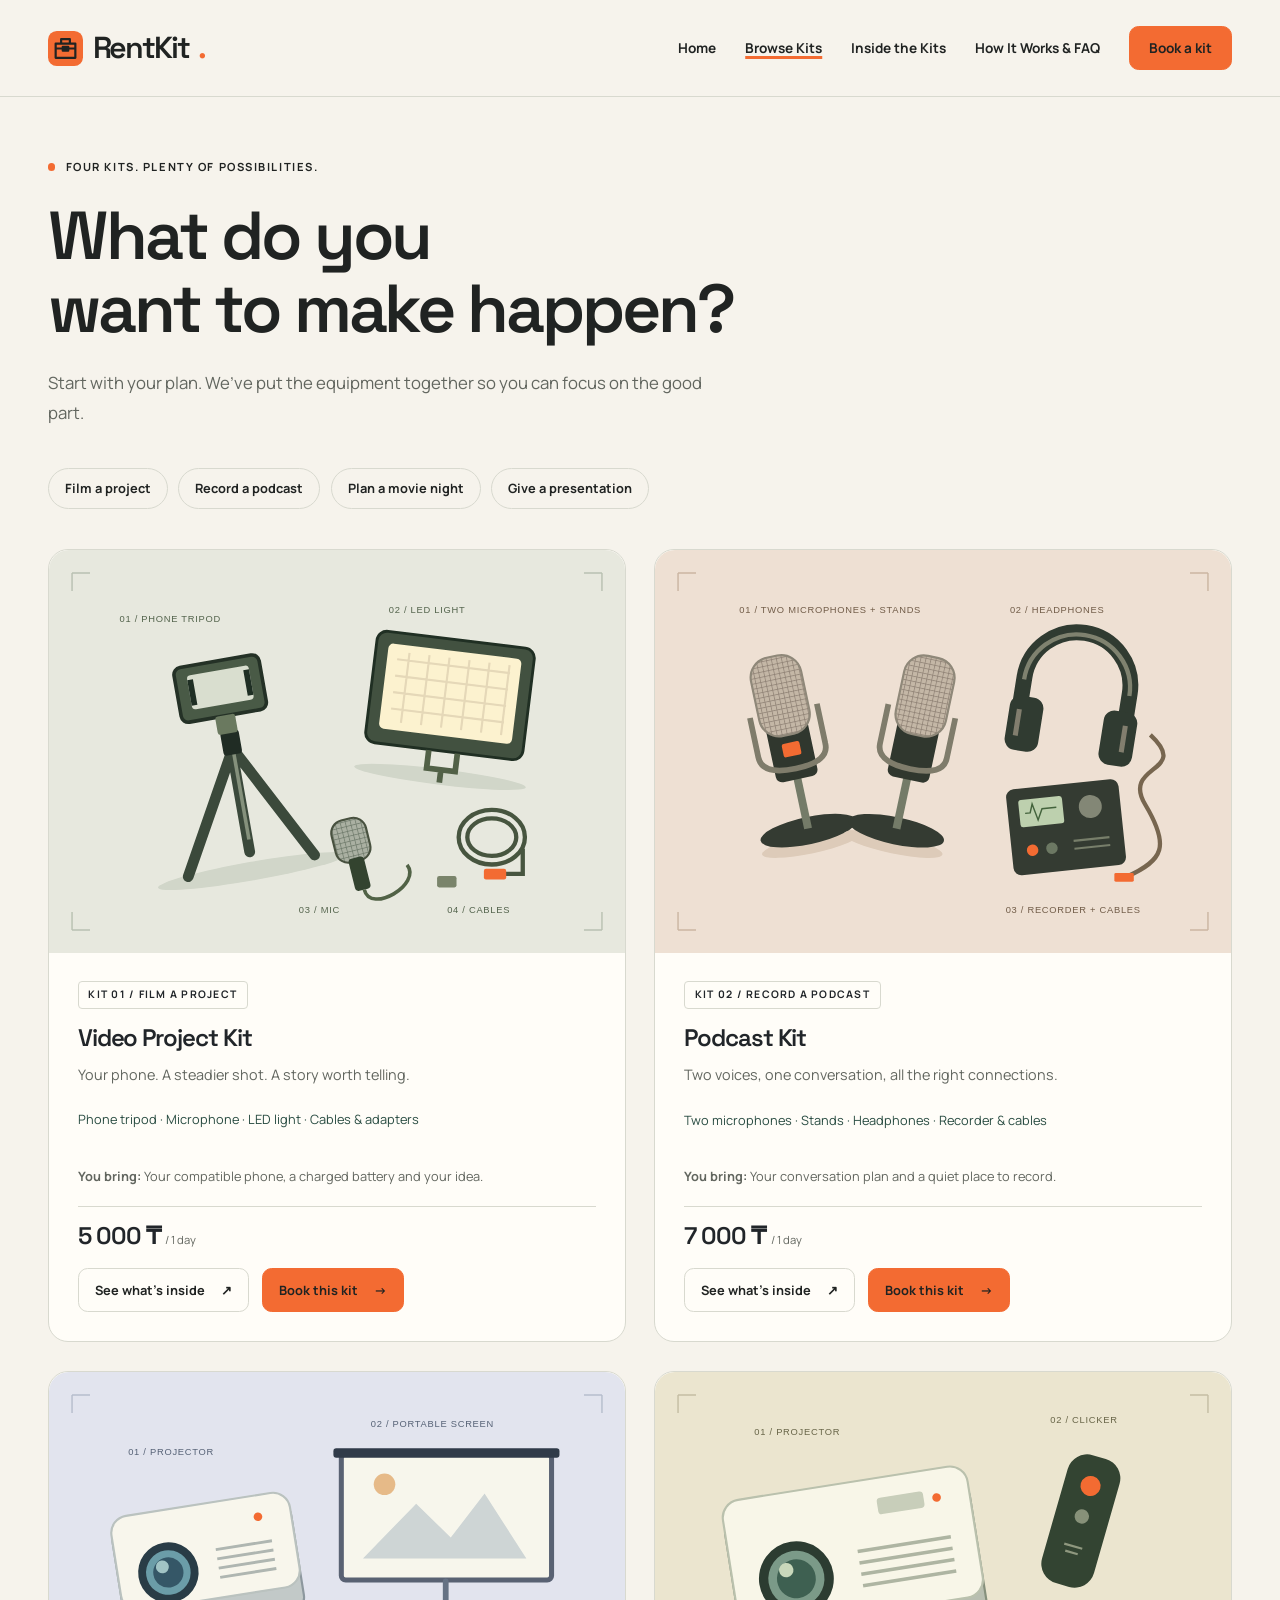
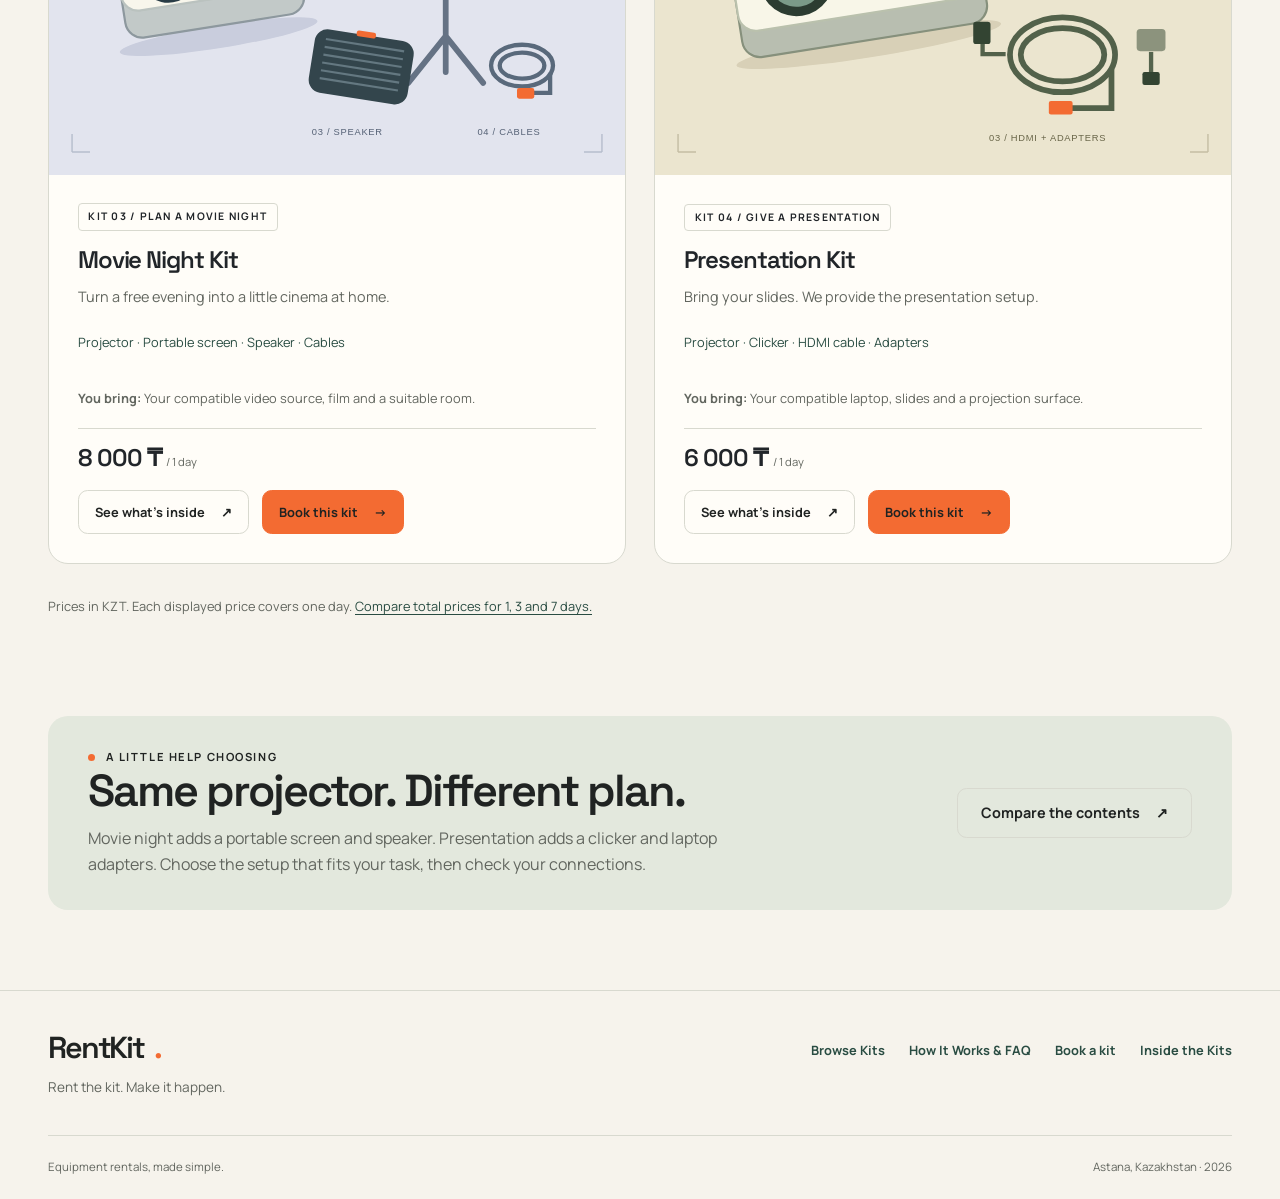
<file: midterm/kits.html>
<!DOCTYPE html>
<html lang="en">

<head>
  <meta charset="UTF-8">
  <meta name="viewport" content="width=device-width, initial-scale=1.0">
  <meta name="description"
    content="RentKit: ready-to-use equipment kits for creative projects, podcasts, movie nights and presentations.">
  <title>Browse Kits | RentKit</title>
  <link rel="icon" type="image/svg+xml" href="images/favicon.svg">
  <link rel="stylesheet" href="vendor/bootstrap.min.css">
  <link rel="stylesheet" href="css/styles.css">
  <link rel="stylesheet" href="css/kits.css">

</head>

<body>
  <a class="skip-link" href="#main">Skip to content</a>
  <header class="site-header">
    <div class="container header-inner">
      <a class="brand" href="index.html" aria-label="RentKit home"><img class="brand-mark" src="images/favicon.svg"
          alt="" width="35" height="35">RentKit<span class="brand-dot">.</span></a>
      <nav class="site-nav" aria-label="Main navigation">
        <ul>
          <li><a href="index.html">Home</a></li>
          <li><a href="kits.html" aria-current="page">Browse Kits</a></li>
          <li><a href="kit-details.html">Inside the Kits</a></li>
          <li><a href="rent.html">How It Works & FAQ</a></li>
          <li><a href="order.html" class="btn btn-primary">Book a kit</a></li>
        </ul>
      </nav>
    </div>
  </header>
  <main id="main" tabindex="-1">

    <div class="container">
      <header class="page-intro">
        <p class="eyebrow">Four kits. Plenty of possibilities.</p>
        <h1>What do you<br>want to make happen?</h1>
        <p class="lead">Start with your plan. We’ve put the equipment together so you can focus on the good part.</p>
      </header>
      <nav class="anchor-nav" aria-label="Jump to a kit"><a href="#video">Film a project</a><a href="#podcast">Record a
          podcast</a><a href="#movie">Plan a movie night</a><a href="#presentation">Give a presentation</a></nav>
      <section aria-labelledby="catalog-title">
        <h2 id="catalog-title" class="visually-hidden">All equipment kits</h2>
        <div class="catalog-grid">
          <article id="video" class="card kit-card catalog-card">
            <img class="kit-image" src="images/video-kit.svg"
              alt="Phone tripod with an empty clamp, LED light, microphone, cables and adapters" width="800"
              height="560" loading="lazy">
            <div class="card-body"><span class="tag">KIT 01 / FILM A PROJECT</span>
              <h3>Video Project Kit</h3>
              <p class="card-text">Your phone. A steadier shot. A story worth telling.</p>
              <p class="contents-line">Phone tripod · Microphone · LED light · Cables & adapters</p>
              <p class="small-note"><strong>You bring:</strong> Your compatible phone, a charged battery and your idea.
              </p>
              <div class="card-bottom"><span class="price">5 000 ₸ <small>/ 1 day</small></span></div>
              <div class="catalog-actions"><a class="btn btn-outline" href="kit-details.html#video">See what’s inside
                  <span aria-hidden="true">↗</span></a><a class="btn btn-primary" href="order.html?kit=video">Book this
                  kit <span aria-hidden="true">→</span></a></div>
            </div>
          </article>
          <article id="podcast" class="card kit-card catalog-card">
            <img class="kit-image" src="images/podcast-kit.svg"
              alt="Two microphones on desk stands, headphones, recording device and cables" width="800" height="560"
              loading="lazy">
            <div class="card-body"><span class="tag">KIT 02 / RECORD A PODCAST</span>
              <h3>Podcast Kit</h3>
              <p class="card-text">Two voices, one conversation, all the right connections.</p>
              <p class="contents-line">Two microphones · Stands · Headphones · Recorder & cables</p>
              <p class="small-note"><strong>You bring:</strong> Your conversation plan and a quiet place to record.</p>
              <div class="card-bottom"><span class="price">7 000 ₸ <small>/ 1 day</small></span></div>
              <div class="catalog-actions"><a class="btn btn-outline" href="kit-details.html#podcast">See what’s inside
                  <span aria-hidden="true">↗</span></a><a class="btn btn-primary" href="order.html?kit=podcast">Book
                  this kit <span aria-hidden="true">→</span></a></div>
            </div>
          </article>
          <article id="movie" class="card kit-card catalog-card">
            <img class="kit-image" src="images/movie-kit.svg"
              alt="Projector, portable screen, speaker and connection cables" width="800" height="560" loading="lazy">
            <div class="card-body"><span class="tag">KIT 03 / PLAN A MOVIE NIGHT</span>
              <h3>Movie Night Kit</h3>
              <p class="card-text">Turn a free evening into a little cinema at home.</p>
              <p class="contents-line">Projector · Portable screen · Speaker · Cables</p>
              <p class="small-note"><strong>You bring:</strong> Your compatible video source, film and a suitable room.
              </p>
              <div class="card-bottom"><span class="price">8 000 ₸ <small>/ 1 day</small></span></div>
              <div class="catalog-actions"><a class="btn btn-outline" href="kit-details.html#movie">See what’s inside
                  <span aria-hidden="true">↗</span></a><a class="btn btn-primary" href="order.html?kit=movie">Book this
                  kit <span aria-hidden="true">→</span></a></div>
            </div>
          </article>
          <article id="presentation" class="card kit-card catalog-card">
            <img class="kit-image" src="images/presentation-kit.svg"
              alt="Projector, presentation clicker, coiled HDMI cable and adapters" width="800" height="560"
              loading="lazy">
            <div class="card-body"><span class="tag">KIT 04 / GIVE A PRESENTATION</span>
              <h3>Presentation Kit</h3>
              <p class="card-text">Bring your slides. We provide the presentation setup.</p>
              <p class="contents-line">Projector · Clicker · HDMI cable · Adapters</p>
              <p class="small-note"><strong>You bring:</strong> Your compatible laptop, slides and a projection surface.
              </p>
              <div class="card-bottom"><span class="price">6 000 ₸ <small>/ 1 day</small></span></div>
              <div class="catalog-actions"><a class="btn btn-outline" href="kit-details.html#presentation">See what’s
                  inside <span aria-hidden="true">↗</span></a><a class="btn btn-primary"
                  href="order.html?kit=presentation">Book this kit <span aria-hidden="true">→</span></a></div>
            </div>
          </article>
        </div>
        <p class="small-note catalog-note">Prices in KZT. Each displayed price covers one day. <a
            href="kit-details.html#prices">Compare total prices for 1, 3 and 7 days.</a></p>
      </section>
      <section class="section">
        <div class="callout">
          <div>
            <p class="eyebrow">A little help choosing</p>
            <h2>Same projector. Different plan.</h2>
            <p class="muted">Movie night adds a portable screen and speaker. Presentation adds a clicker and laptop
              adapters. Choose the setup that fits your task, then check your connections.</p>
          </div><a class="btn btn-outline" href="kit-details.html">Compare the contents <span
              aria-hidden="true">↗</span></a>
        </div>
      </section>
    </div>
  </main>
  <footer class="site-footer">
    <div class="container">
      <div class="footer-top">
        <div><a class="brand" href="index.html">RentKit<span class="brand-dot">.</span></a>
          <p class="muted">Rent the kit. Make it happen.</p>
        </div>
        <nav class="footer-links" aria-label="Footer navigation"><a href="kits.html">Browse Kits</a><a
            href="rent.html">How It Works & FAQ</a><a href="order.html">Book a kit</a><a href="kit-details.html">Inside
            the Kits</a></nav>
      </div>
      <div class="footer-bottom">
        <p class="muted">Equipment rentals, made simple.</p>
        <p class="muted">Astana, Kazakhstan · 2026</p>
      </div>
    </div>
  </footer>
</body>

</html>
</file>
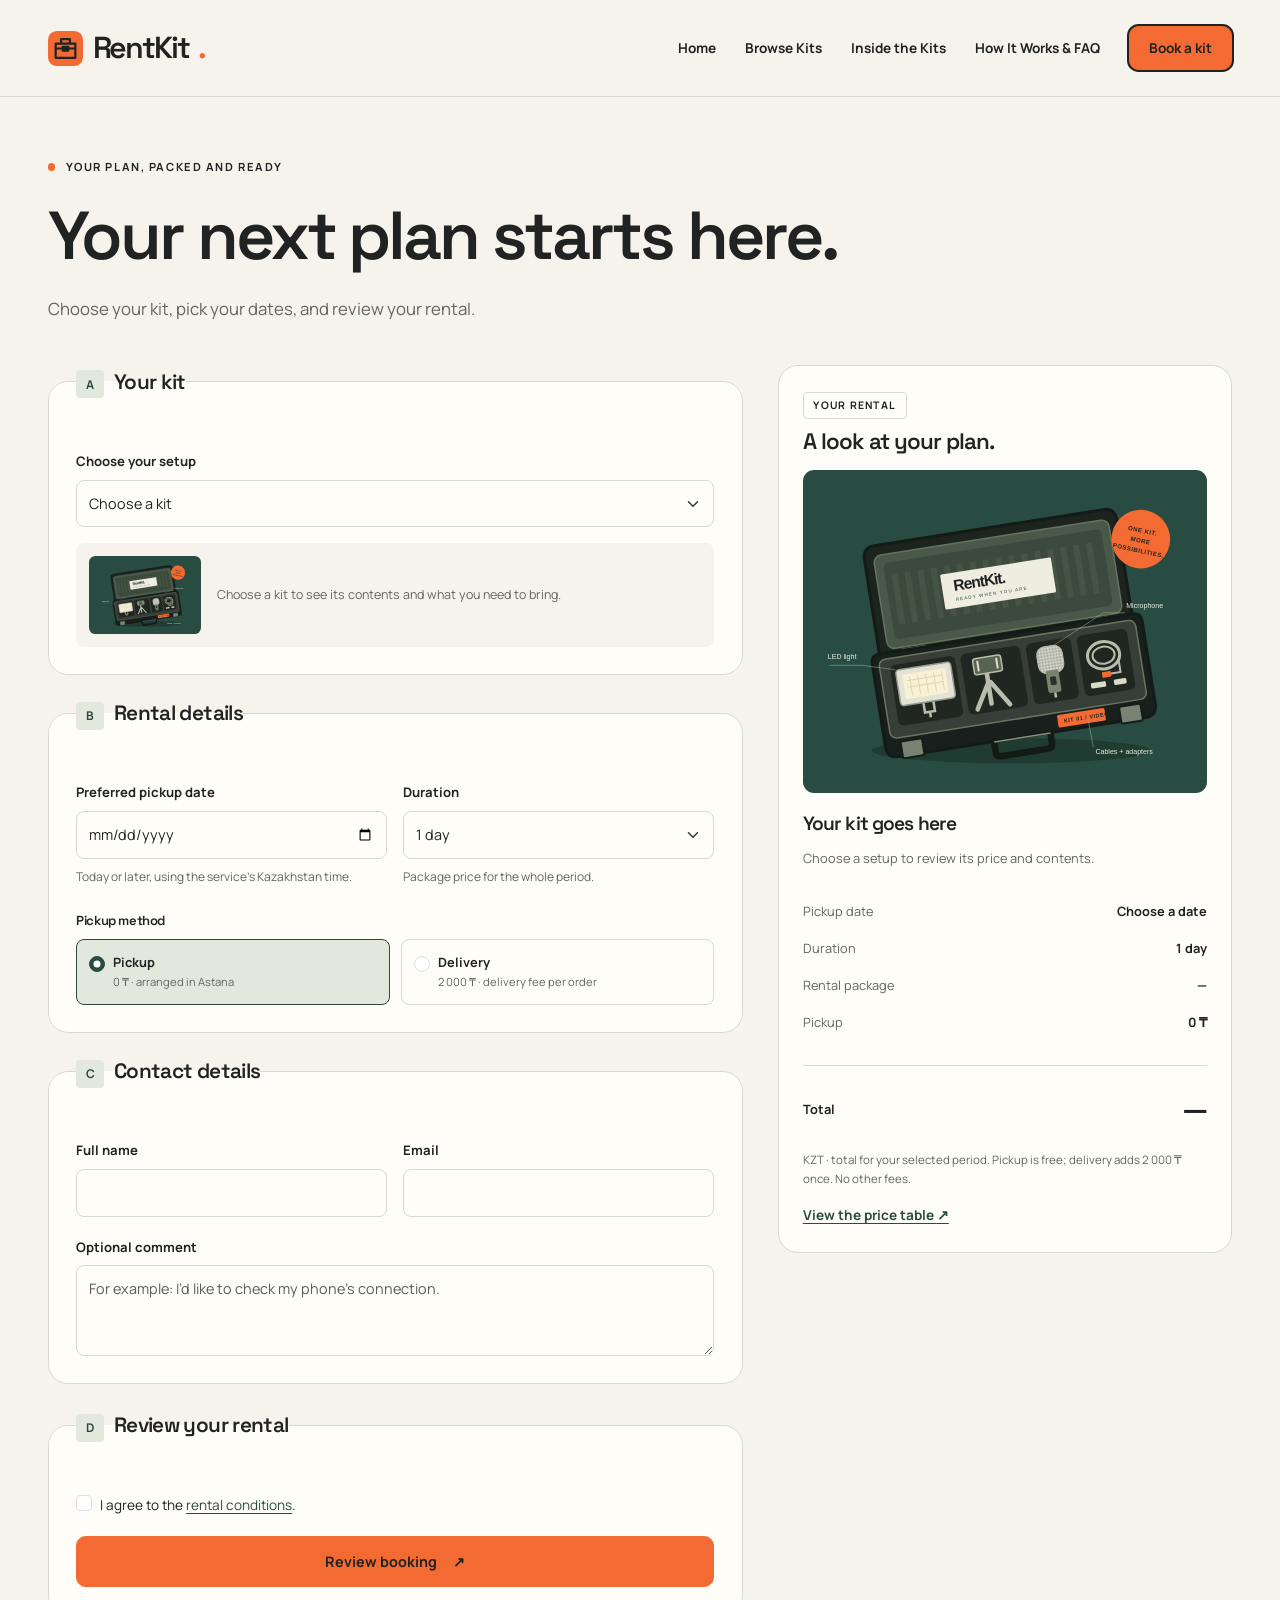
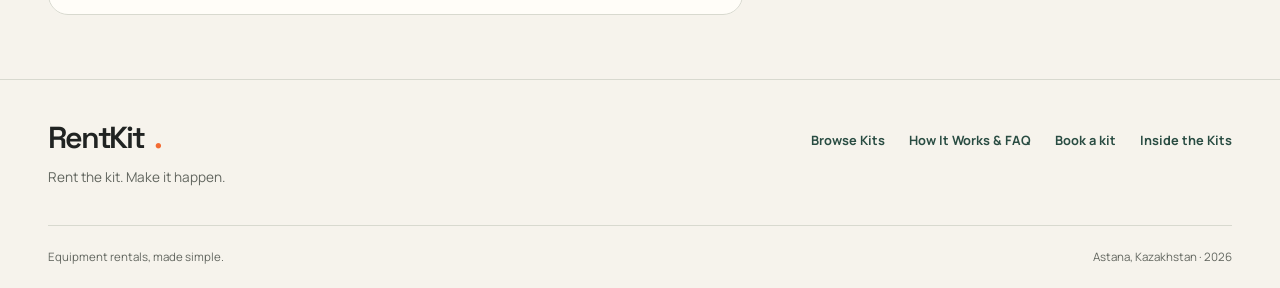
<file: midterm/order.html>
<!DOCTYPE html>
<html lang="en">

<head>
  <meta charset="UTF-8">
  <meta name="viewport" content="width=device-width, initial-scale=1.0">
  <meta name="description"
    content="RentKit: ready-to-use equipment kits for creative projects, podcasts, movie nights and presentations.">
  <title>Book Your Kit | RentKit</title>
  <link rel="icon" type="image/svg+xml" href="images/favicon.svg">
  <link rel="stylesheet" href="vendor/bootstrap.min.css">
  <link rel="stylesheet" href="css/styles.css">
  <link rel="stylesheet" href="css/order.css">
  <script src="js/order.js" defer></script>
</head>

<body>
  <a class="skip-link" href="#main">Skip to content</a>
  <header class="site-header">
    <div class="container header-inner">
      <a class="brand" href="index.html" aria-label="RentKit home"><img class="brand-mark" src="images/favicon.svg"
          alt="" width="35" height="35">RentKit<span class="brand-dot">.</span></a>
      <nav class="site-nav" aria-label="Main navigation">
        <ul>
          <li><a href="index.html">Home</a></li>
          <li><a href="kits.html">Browse Kits</a></li>
          <li><a href="kit-details.html">Inside the Kits</a></li>
          <li><a href="rent.html">How It Works & FAQ</a></li>
          <li><a href="order.html" class="btn btn-primary" aria-current="page">Book a kit</a></li>
        </ul>
      </nav>
    </div>
  </header>
  <main id="main" tabindex="-1">

    <div class="container">
      <header class="page-intro">
        <p class="eyebrow">Your plan, packed and ready</p>
        <h1>Your next plan starts here.</h1>
        <p class="lead">Choose your kit, pick your dates, and review your rental.</p>
      </header>
      <noscript>
        <p class="noscript-note">Enable JavaScript to calculate your rental total and review your details.</p>
      </noscript>
      <form id="booking-form" method="dialog" class="order-layout" aria-label="Kit booking">
        <div class="order-fields">
          <fieldset class="form-section">
            <legend><span class="section-letter" aria-hidden="true">A</span>Your kit</legend>
            <label class="form-label" for="kit">Choose your setup</label><select class="form-select" id="kit" required
              aria-describedby="kit-description">
              <option value="">Choose a kit</option>
              <option value="video">Video Project Kit — 5 000 ₸ / 1 day</option>
              <option value="podcast">Podcast Kit — 7 000 ₸ / 1 day</option>
              <option value="movie">Movie Night Kit — 8 000 ₸ / 1 day</option>
              <option value="presentation">Presentation Kit — 6 000 ₸ / 1 day</option>
            </select>
            <div class="kit-preview"><img id="kit-preview-image" class="case-placeholder" src="images/hero-case.svg"
                alt="An open RentKit equipment case" width="800" height="640" loading="lazy">
              <p id="kit-description">Choose a kit to see its contents and what you need to bring.</p>
            </div>
          </fieldset>
          <fieldset class="form-section">
            <legend><span class="section-letter" aria-hidden="true">B</span>Rental details</legend>
            <div class="row g-3">
              <div class="col-12 col-md-6"><label class="form-label" for="pickup-date">Preferred pickup
                  date</label><input class="form-control" type="date" id="pickup-date" required
                  aria-describedby="date-help">
                <p class="field-help" id="date-help">Today or later, using the service’s Kazakhstan time.</p>
              </div>
              <div class="col-12 col-md-6"><label class="form-label" for="duration">Duration</label><select
                  class="form-select" id="duration" required>
                  <option value="1">1 day</option>
                  <option value="3">3 days</option>
                  <option value="7">7 days</option>
                </select>
                <p class="field-help">Package price for the whole period.</p>
              </div>
            </div>
            <fieldset class="mt-4">
              <legend class="form-label">Pickup method</legend>
              <div class="pickup-options">
                <div class="pickup-option">
                  <div class="form-check"><input class="form-check-input" type="radio" id="pickup" name="pickup-method"
                      value="pickup" checked required><label class="form-check-label" for="pickup">Pickup<small>0 ₸ ·
                        arranged in Astana</small></label></div>
                </div>
                <div class="pickup-option">
                  <div class="form-check"><input class="form-check-input" type="radio" id="delivery"
                      name="pickup-method" value="delivery"><label class="form-check-label"
                      for="delivery">Delivery<small>2 000 ₸ · delivery fee per order</small></label></div>
                </div>
              </div>
            </fieldset>
          </fieldset>
          <fieldset class="form-section">
            <legend><span class="section-letter" aria-hidden="true">C</span>Contact details</legend>
            <div class="row g-3">
              <div class="col-12 col-md-6"><label class="form-label" for="full-name">Full name</label><input
                  class="form-control" type="text" id="full-name" autocomplete="name" minlength="2" maxlength="100"
                  required></div>
              <div class="col-12 col-md-6"><label class="form-label" for="email">Email</label><input
                  class="form-control" type="email" id="email" autocomplete="email" maxlength="150" required></div>
              <div class="col-12"><label class="form-label" for="comment">Optional comment</label><textarea
                  class="form-control" id="comment" rows="3" maxlength="500"
                  placeholder="For example: I’d like to check my phone’s connection."></textarea></div>
            </div>
          </fieldset>
        </div>
        <aside class="order-summary" aria-labelledby="summary-title"><span class="tag">YOUR RENTAL</span>
          <h2 id="summary-title">A look at your plan.</h2>
          <img id="summary-image" class="summary-image case-placeholder" src="images/hero-case.svg"
            alt="An open RentKit equipment case" width="800" height="640" loading="lazy">
          <h3 id="summary-kit">Your kit goes here</h3>
          <p class="small-note" id="summary-bring">Choose a setup to review its price and contents.</p>
          <div id="summary-values" aria-live="polite" aria-atomic="true">
            <dl class="summary-lines">
              <div>
                <dt>Pickup date</dt>
                <dd id="summary-date">Choose a date</dd>
              </div>
              <div>
                <dt>Duration</dt>
                <dd id="summary-duration">1 day</dd>
              </div>
              <div>
                <dt>Rental package</dt>
                <dd id="summary-rental">—</dd>
              </div>
              <div>
                <dt id="summary-method">Pickup</dt>
                <dd id="summary-fee">0 ₸</dd>
              </div>
            </dl>
            <div class="summary-total"><span>Total</span><strong id="summary-total">—</strong></div>
          </div>
          <p class="summary-explanation">KZT · total for your selected period. Pickup is free; delivery adds 2 000 ₸
            once. No other fees.</p><a class="text-link d-inline-block mt-3" href="kit-details.html#prices">View the
            price table <span aria-hidden="true">↗</span></a>
        </aside>
        <fieldset class="order-confirm">
          <legend><span class="section-letter" aria-hidden="true">D</span>Review your rental</legend>
          <div class="form-check"><input class="form-check-input" type="checkbox" id="terms-agreed" required><label
              class="form-check-label" for="terms-agreed">I agree to the <a href="rent.html#terms">rental
                conditions</a>.</label></div>
          <div class="confirm-actions"><button class="btn btn-primary" id="confirm-booking" type="button"
              disabled>Review booking <span aria-hidden="true">↗</span></button></div>
          <p id="form-error" class="form-error" role="alert"></p>
          <p id="booking-status" class="form-status" role="status" aria-live="polite" tabindex="-1"></p>
        </fieldset>
      </form>
    </div>
  </main>
  <footer class="site-footer">
    <div class="container">
      <div class="footer-top">
        <div><a class="brand" href="index.html">RentKit<span class="brand-dot">.</span></a>
          <p class="muted">Rent the kit. Make it happen.</p>
        </div>
        <nav class="footer-links" aria-label="Footer navigation"><a href="kits.html">Browse Kits</a><a
            href="rent.html">How It Works & FAQ</a><a href="order.html">Book a kit</a><a href="kit-details.html">Inside
            the Kits</a></nav>
      </div>
      <div class="footer-bottom">
        <p class="muted">Equipment rentals, made simple.</p>
        <p class="muted">Astana, Kazakhstan · 2026</p>
      </div>
    </div>
  </footer>
</body>

</html>
</file>
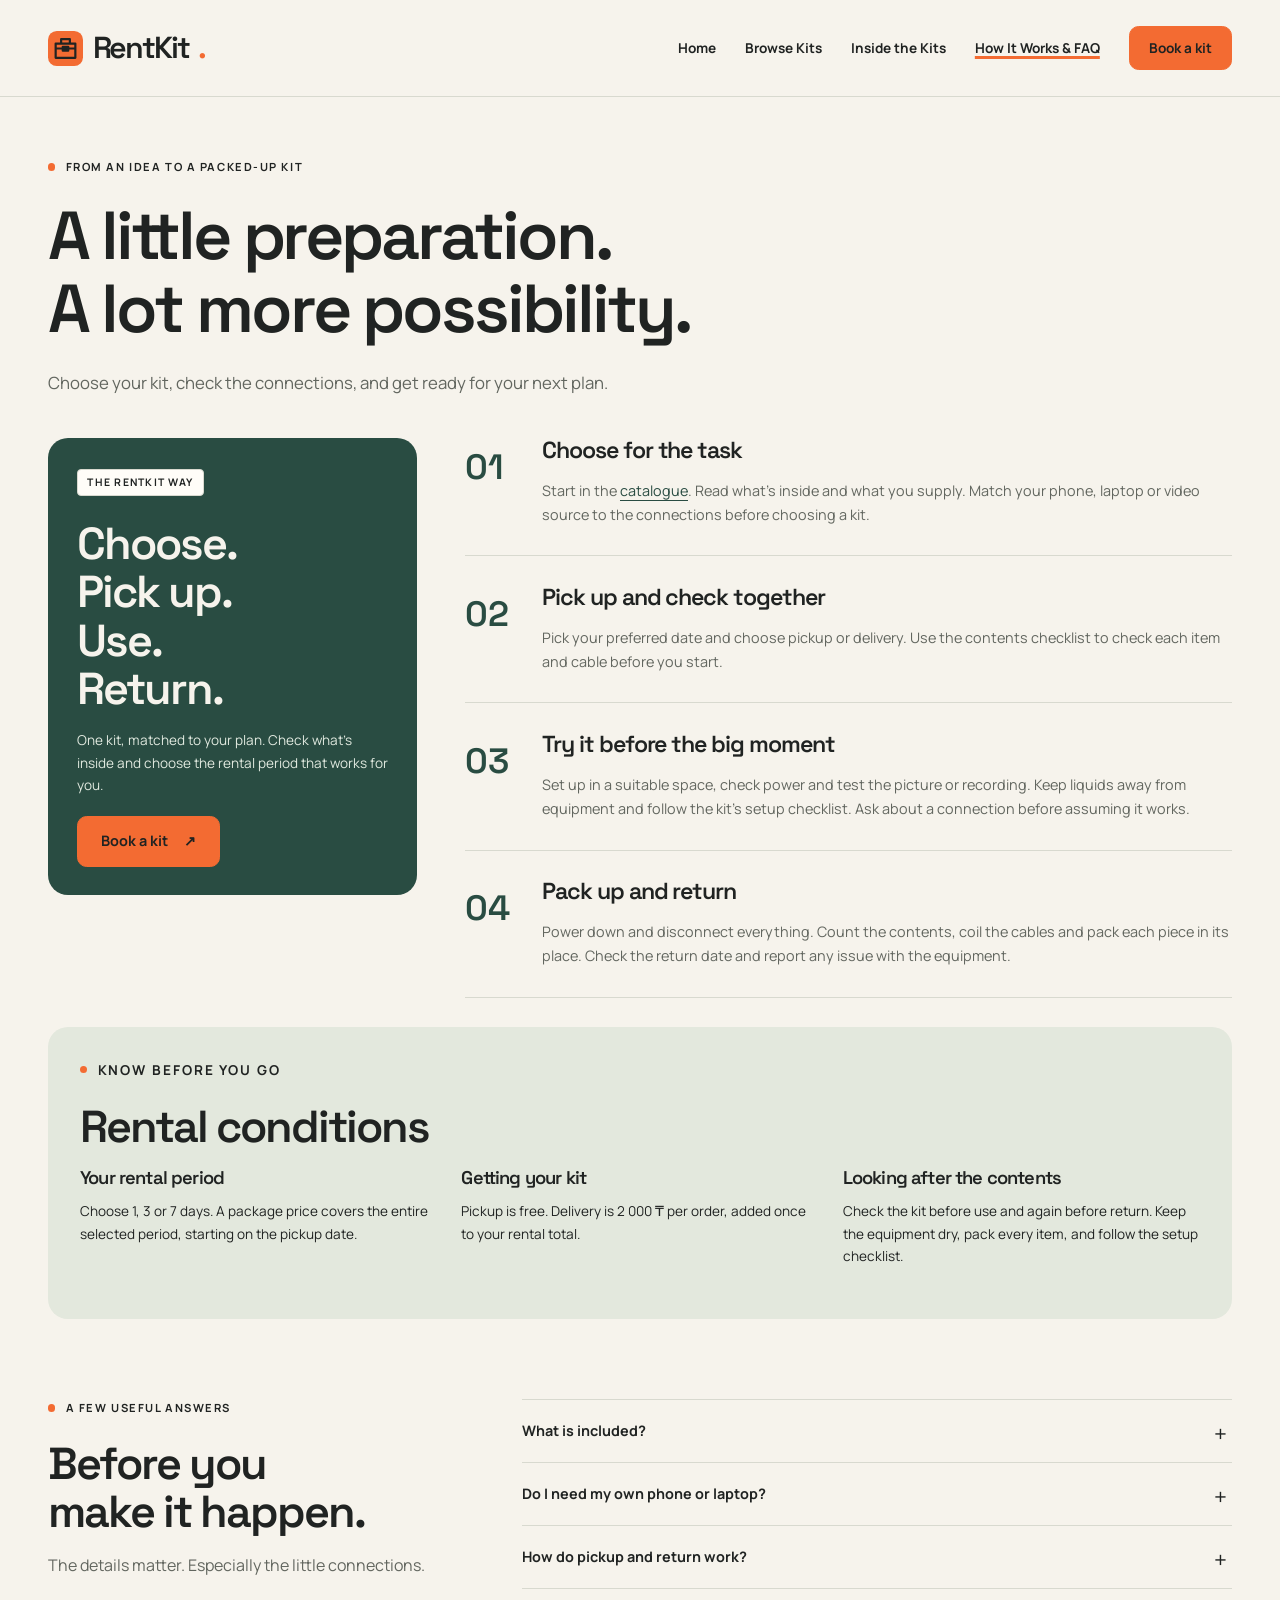
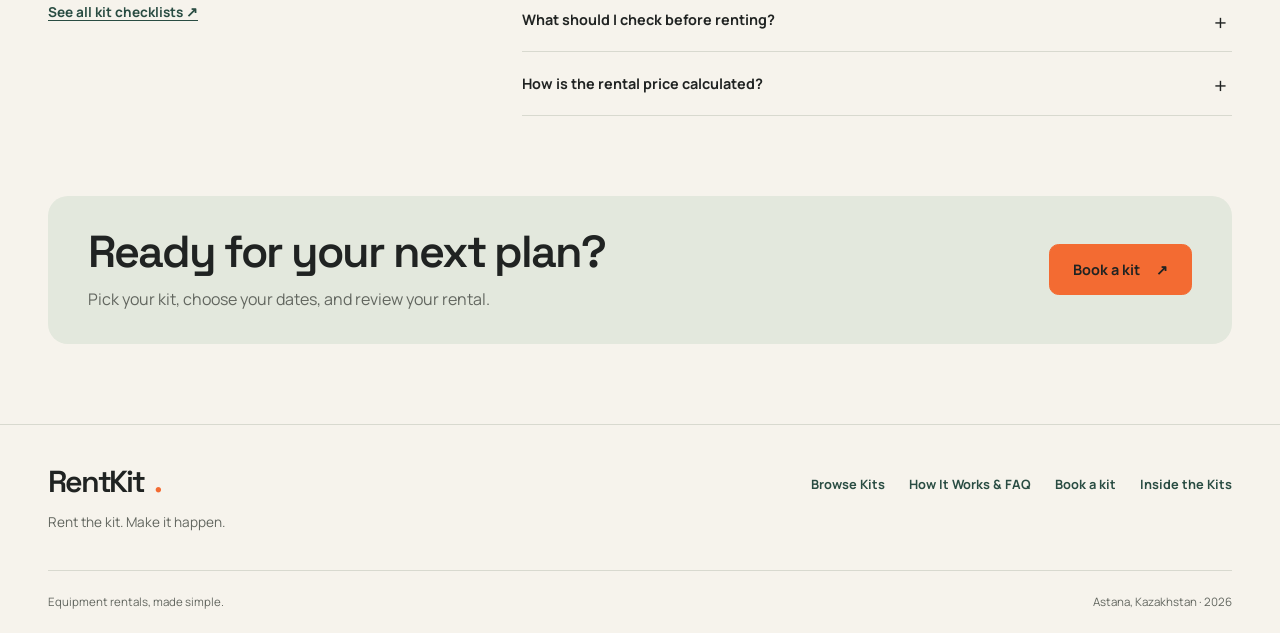
<file: midterm/rent.html>
<!DOCTYPE html>
<html lang="en">

<head>
  <meta charset="UTF-8">
  <meta name="viewport" content="width=device-width, initial-scale=1.0">
  <meta name="description"
    content="RentKit: ready-to-use equipment kits for creative projects, podcasts, movie nights and presentations.">
  <title>How It Works & FAQ | RentKit</title>
  <link rel="icon" type="image/svg+xml" href="images/favicon.svg">
  <link rel="stylesheet" href="vendor/bootstrap.min.css">
  <link rel="stylesheet" href="css/styles.css">
  <link rel="stylesheet" href="css/rent.css">

</head>

<body>
  <a class="skip-link" href="#main">Skip to content</a>
  <header class="site-header">
    <div class="container header-inner">
      <a class="brand" href="index.html" aria-label="RentKit home"><img class="brand-mark" src="images/favicon.svg"
          alt="" width="35" height="35">RentKit<span class="brand-dot">.</span></a>
      <nav class="site-nav" aria-label="Main navigation">
        <ul>
          <li><a href="index.html">Home</a></li>
          <li><a href="kits.html">Browse Kits</a></li>
          <li><a href="kit-details.html">Inside the Kits</a></li>
          <li><a href="rent.html" aria-current="page">How It Works & FAQ</a></li>
          <li><a href="order.html" class="btn btn-primary">Book a kit</a></li>
        </ul>
      </nav>
    </div>
  </header>
  <main id="main" tabindex="-1">

    <div class="container">
      <header class="page-intro">
        <p class="eyebrow">From an idea to a packed-up kit</p>
        <h1>A little preparation.<br>A lot more possibility.</h1>
        <p class="lead">Choose your kit, check the connections, and get ready for your next plan.</p>
      </header>
      <section class="process-layout" aria-labelledby="process-title">
        <aside class="process-aside"><span class="tag">THE RENTKIT WAY</span>
          <h2 id="process-title">Choose.<br>Pick up.<br>Use.<br>Return.</h2>
          <p>One kit, matched to your plan. Check what’s inside and choose the rental period that works for you.</p><a
            class="btn btn-primary" href="order.html">Book a kit <span aria-hidden="true">↗</span></a>
        </aside>
        <ol class="process-list">
          <li>
            <div>
              <h2>Choose for the task</h2>
              <p>Start in the <a href="kits.html">catalogue</a>. Read what’s inside and what you supply. Match your
                phone, laptop or video source to the connections before choosing a kit.</p>
            </div>
          </li>
          <li>
            <div>
              <h2>Pick up and check together</h2>
              <p>Pick your preferred date and choose pickup or delivery. Use the contents checklist to check each item
                and cable before you start.</p>
            </div>
          </li>
          <li>
            <div>
              <h2>Try it before the big moment</h2>
              <p>Set up in a suitable space, check power and test the picture or recording. Keep liquids away from
                equipment and follow the kit’s setup checklist. Ask about a connection before assuming it works.</p>
            </div>
          </li>
          <li>
            <div>
              <h2>Pack up and return</h2>
              <p>Power down and disconnect everything. Count the contents, coil the cables and pack each piece in its
                place. Check the return date and report any issue with the equipment.</p>
            </div>
          </li>
        </ol>
      </section>
      <section id="terms" class="section pt-0" aria-labelledby="terms-title">
        <div class="terms-panel">
          <p class="eyebrow">Know before you go</p>
          <h2 id="terms-title">Rental conditions</h2>
          <div class="row g-4">
            <div class="col-12 col-md-4">
              <h3>Your rental period</h3>
              <p>Choose 1, 3 or 7 days. A package price covers the entire selected period, starting on the pickup date.
              </p>
            </div>
            <div class="col-12 col-md-4">
              <h3>Getting your kit</h3>
              <p>Pickup is free. Delivery is 2 000 ₸ per order, added once to your rental total.</p>
            </div>
            <div class="col-12 col-md-4">
              <h3>Looking after the contents</h3>
              <p>Check the kit before use and again before return. Keep the equipment dry, pack every item, and follow
                the setup checklist.</p>
            </div>
          </div>
        </div>
      </section>
      <section class="faq-layout" aria-labelledby="faq-title">
        <div>
          <p class="eyebrow">A few useful answers</p>
          <h2 id="faq-title">Before you<br>make it happen.</h2>
          <p class="muted">The details matter. Especially the little connections.</p><a class="text-link"
            href="kit-details.html">See all kit checklists <span aria-hidden="true">↗</span></a>
        </div>
        <div class="faq-list">
          <details>
            <summary>What is included?</summary>
            <p>Each kit has its own contents list. Video provides phone accessories; podcast provides two microphones
              and a recorder; movie night adds a screen and speaker; presentation includes a clicker. See <a
                href="kit-details.html">the full kit details</a>.</p>
          </details>
          <details>
            <summary>Do I need my own phone or laptop?</summary>
            <p>Yes: the Video Project Kit needs your compatible phone, and the Presentation Kit needs your compatible
              laptop. Movie Night needs your video source and content. Podcast includes a suitable recording device.</p>
          </details>
          <details>
            <summary>How do pickup and return work?</summary>
            <p>Select your preferred date and pickup method. Check the contents before use, then pack every item for
              return at the end of your selected rental period.</p>
          </details>
          <details>
            <summary>What should I check before renting?</summary>
            <p>Check your device ports, mount size if relevant, the required space, power access, and the contents list.
              We do not promise support for every phone, laptop or connector.</p>
          </details>
          <details>
            <summary>How is the rental price calculated?</summary>
            <p>Each package covers the full selected period: 1, 3 or 7 days. Pickup is free; delivery adds 2 000 ₸ once.
              Your rental summary shows the total before you review it.</p>
          </details>
        </div>
      </section>
      <section class="section">
        <div class="callout">
          <div>
            <h2>Ready for your next plan?</h2>
            <p class="muted">Pick your kit, choose your dates, and review your rental.</p>
          </div><a class="btn btn-primary" href="order.html">Book a kit <span aria-hidden="true">↗</span></a>
        </div>
      </section>
    </div>
  </main>
  <footer class="site-footer">
    <div class="container">
      <div class="footer-top">
        <div><a class="brand" href="index.html">RentKit<span class="brand-dot">.</span></a>
          <p class="muted">Rent the kit. Make it happen.</p>
        </div>
        <nav class="footer-links" aria-label="Footer navigation"><a href="kits.html">Browse Kits</a><a
            href="rent.html">How It Works & FAQ</a><a href="order.html">Book a kit</a><a href="kit-details.html">Inside
            the Kits</a></nav>
      </div>
      <div class="footer-bottom">
        <p class="muted">Equipment rentals, made simple.</p>
        <p class="muted">Astana, Kazakhstan · 2026</p>
      </div>
    </div>
  </footer>
</body>

</html>
</file>
<file: css/home.css>
.hero {
  display: grid;
  grid-template-columns: 1fr 1.06fr;
  gap: 2.5rem;
  align-items: center;
  padding-block: 3.5rem 3rem;
}

.hero-copy {
  padding-block: 1rem;
}

.hero h1 {
  font-size: clamp(3rem, 5.65vw, 5.1rem);
  max-width: 580px;
}

.hero h1 span {
  color: var(--green);
}

.hero .lead {
  max-width: 440px;
  margin-bottom: 1.8rem;
}

.hero-actions {
  display: flex;
  flex-wrap: wrap;
  align-items: center;
  gap: 1.3rem;
  margin-bottom: 1.5rem;
}

.hero-art {
  position: relative;
  background: var(--green);
  border-radius: 1.8rem;
  padding: 1.8rem .3rem .8rem;
  margin: 0;
}

.hero-art>img {
  width: 100%;
}

.art-heading {
  margin: 0;
  padding-inline: 1.5rem;
  color: #eef2e8;
  font-size: .65rem;
  letter-spacing: .16em;
  display: flex;
  justify-content: space-between;
}

.hero-art figcaption {
  color: #e4ece3;
  display: flex;
  flex-wrap: wrap;
  justify-content: center;
  gap: .55rem 1.2rem;
  font-size: .72rem;
  padding: .5rem 1rem 1rem;
}

.hero-art figcaption span::before {
  content: '+';
  color: #efab88;
  margin-right: .4rem;
}

.task-strip {
  display: grid;
  grid-template-columns: .95fr repeat(4, 1fr);
  align-items: stretch;
  padding-block: 1.5rem;
  border-block: 1px solid var(--line);
}

.task-title {
  font-size: .8rem;
  font-weight: 800;
  padding: .6rem 1rem .6rem 0;
}

.task-title span {
  display: block;
  color: var(--muted);
  font-size: .7rem;
  font-weight: 500;
}

.task-strip a {
  display: flex;
  justify-content: space-between;
  align-items: center;
  gap: .8rem;
  padding: .6rem 1.2rem;
  border-left: 1px solid var(--line);
  font-size: .82rem;
  font-weight: 700;
  text-decoration: none;
  color: var(--ink);
}

.task-strip a:hover {
  background: var(--sage);
}

.steps-grid {
  display: grid;
  grid-template-columns: repeat(4, 1fr);
  gap: 2rem;
}

.step-num {
  display: block;
  font-family: 'Space Grotesk', Arial, sans-serif;
  color: var(--green);
  font-size: 2.6rem;
  border-bottom: 1px solid var(--line);
  padding-bottom: .8rem;
  margin-bottom: 1.2rem;
}

.step-num small {
  float: right;
  font-size: 1.5rem;
  color: var(--muted);
  padding-top: .5rem;
}

.steps-grid h3 {
  font-size: 1.25rem;
}

.steps-grid p {
  color: var(--muted);
  font-size: .85rem;
  margin-bottom: 0;
}

.rental-note {
  display: grid;
  grid-template-columns: 1fr 1fr;
  background: var(--green);
  border-radius: var(--radius);
  color: var(--paper);
}

.rental-note img {
  width: 100%;
  height: 100%;
  object-fit: contain;
  background: #fff;
  border-radius: var(--radius) 0 0 var(--radius);
}

.rental-note-copy {
  padding: 2.7rem;
}

.rental-note-copy .eyebrow {
  color: #e1e8df;
}

.rental-note-copy p {
  color: #e1e8df;
  font-size: .9rem;
}

.rental-note-copy .small-note {
  font-size: .7rem;
}

.rental-note a {
  color: var(--paper);
}

.testimonials {
  padding-top: 0;
}

.testimonial-grid {
  display: grid;
  grid-template-columns: repeat(2, 1fr);
  gap: 1.2rem;
}

.testimonial {
  padding: 1.8rem;
  background: var(--surface);
  border: 1px solid var(--line);
  border-radius: var(--radius);
  margin: 0;
}

.testimonial blockquote {
  font-size: .95rem;
  margin: 0 0 1.5rem;
}

.testimonial blockquote p {
  margin: 0;
}

.testimonial figcaption {
  display: flex;
  align-items: center;
  gap: .9rem;
}

.initials {
  display: grid;
  place-items: center;
  flex-shrink: 0;
  width: 42px;
  height: 42px;
  background: var(--sage);
  color: var(--green);
  border-radius: 50%;
  font-size: .8rem;
  font-weight: 800;
}

.testimonial:nth-child(even) .initials {
  background: #f5dfcf;
  color: #744027;
}

.testimonial-name {
  font-size: .85rem;
  font-weight: 800;
}

.testimonial-kit {
  display: block;
  color: var(--muted);
  font-size: .7rem;
}

@media (max-width: 1000px) {
  .hero {
    gap: 1.5rem;
  }

  .hero h1 {
    font-size: 3.3rem;
  }

  .task-strip {
    grid-template-columns: repeat(2, 1fr);
    gap: .5rem;
  }

  .task-title {
    grid-column: 1 / -1;
  }

  .task-strip a {
    border: 1px solid var(--line);
    border-radius: var(--radius-sm);
  }

  .steps-grid {
    grid-template-columns: repeat(2, 1fr);
  }

  .rental-note-copy {
    padding: 1.8rem;
  }
}

@media (max-width: 700px) {
  .hero {
    grid-template-columns: 1fr;
    padding-block: 2rem;
    gap: 1.5rem;
  }

  .hero h1 {
    font-size: clamp(2.9rem, 9.5vw, 4rem);
  }

  .hero-copy {
    padding-block: 0;
  }

  .hero-art {
    padding-top: 1.2rem;
  }

  .rental-note {
    grid-template-columns: 1fr;
  }

  .rental-note img {
    height: 230px;
    border-radius: var(--radius) var(--radius) 0 0;
  }

  .testimonial-grid {
    grid-template-columns: 1fr;
  }
}

@media (max-width: 400px) {
  .task-strip a {
    font-size: .73rem;
    padding: .75rem;
  }

  .steps-grid {
    gap: 1.2rem;
  }
}
/* Endterm 2: illustration replaces the photo, so it fills its half of the card. */
.rental-note img[src$='.svg'] { object-fit: cover; background: #dfe6eb; }
</file>
<file: midterm/css/home.css>
.hero {
  display: grid;
  grid-template-columns: 1fr 1.06fr;
  gap: 2.5rem;
  align-items: center;
  padding-block: 3.5rem 3rem;
}

.hero-copy {
  padding-block: 1rem;
}

.hero h1 {
  font-size: clamp(3rem, 5.65vw, 5.1rem);
  max-width: 580px;
}

.hero h1 span {
  color: var(--green);
}

.hero .lead {
  max-width: 440px;
  margin-bottom: 1.8rem;
}

.hero-actions {
  display: flex;
  flex-wrap: wrap;
  align-items: center;
  gap: 1.3rem;
  margin-bottom: 1.5rem;
}

.hero-art {
  position: relative;
  background: var(--green);
  border-radius: 1.8rem;
  padding: 1.8rem .3rem .8rem;
  margin: 0;
}

.hero-art>img {
  width: 100%;
}

.art-heading {
  margin: 0;
  padding-inline: 1.5rem;
  color: #eef2e8;
  font-size: .65rem;
  letter-spacing: .16em;
  display: flex;
  justify-content: space-between;
}

.hero-art figcaption {
  color: #e4ece3;
  display: flex;
  flex-wrap: wrap;
  justify-content: center;
  gap: .55rem 1.2rem;
  font-size: .72rem;
  padding: .5rem 1rem 1rem;
}

.hero-art figcaption span::before {
  content: '+';
  color: #efab88;
  margin-right: .4rem;
}

.task-strip {
  display: grid;
  grid-template-columns: .95fr repeat(4, 1fr);
  align-items: stretch;
  padding-block: 1.5rem;
  border-block: 1px solid var(--line);
}

.task-title {
  font-size: .8rem;
  font-weight: 800;
  padding: .6rem 1rem .6rem 0;
}

.task-title span {
  display: block;
  color: var(--muted);
  font-size: .7rem;
  font-weight: 500;
}

.task-strip a {
  display: flex;
  justify-content: space-between;
  align-items: center;
  gap: .8rem;
  padding: .6rem 1.2rem;
  border-left: 1px solid var(--line);
  font-size: .82rem;
  font-weight: 700;
  text-decoration: none;
  color: var(--ink);
}

.task-strip a:hover {
  background: var(--sage);
}

.steps-grid {
  display: grid;
  grid-template-columns: repeat(4, 1fr);
  gap: 2rem;
}

.step-num {
  display: block;
  font-family: 'Space Grotesk', Arial, sans-serif;
  color: var(--green);
  font-size: 2.6rem;
  border-bottom: 1px solid var(--line);
  padding-bottom: .8rem;
  margin-bottom: 1.2rem;
}

.step-num small {
  float: right;
  font-size: 1.5rem;
  color: var(--muted);
  padding-top: .5rem;
}

.steps-grid h3 {
  font-size: 1.25rem;
}

.steps-grid p {
  color: var(--muted);
  font-size: .85rem;
  margin-bottom: 0;
}

.rental-note {
  display: grid;
  grid-template-columns: 1fr 1fr;
  background: var(--green);
  border-radius: var(--radius);
  color: var(--paper);
}

.rental-note img {
  width: 100%;
  height: 100%;
  object-fit: contain;
  background: #fff;
  border-radius: var(--radius) 0 0 var(--radius);
}

.rental-note-copy {
  padding: 2.7rem;
}

.rental-note-copy .eyebrow {
  color: #e1e8df;
}

.rental-note-copy p {
  color: #e1e8df;
  font-size: .9rem;
}

.rental-note-copy .small-note {
  font-size: .7rem;
}

.rental-note a {
  color: var(--paper);
}

.testimonials {
  padding-top: 0;
}

.testimonial-grid {
  display: grid;
  grid-template-columns: repeat(2, 1fr);
  gap: 1.2rem;
}

.testimonial {
  padding: 1.8rem;
  background: var(--surface);
  border: 1px solid var(--line);
  border-radius: var(--radius);
  margin: 0;
}

.testimonial blockquote {
  font-size: .95rem;
  margin: 0 0 1.5rem;
}

.testimonial blockquote p {
  margin: 0;
}

.testimonial figcaption {
  display: flex;
  align-items: center;
  gap: .9rem;
}

.initials {
  display: grid;
  place-items: center;
  flex-shrink: 0;
  width: 42px;
  height: 42px;
  background: var(--sage);
  color: var(--green);
  border-radius: 50%;
  font-size: .8rem;
  font-weight: 800;
}

.testimonial:nth-child(even) .initials {
  background: #f5dfcf;
  color: #744027;
}

.testimonial-name {
  font-size: .85rem;
  font-weight: 800;
}

.testimonial-kit {
  display: block;
  color: var(--muted);
  font-size: .7rem;
}

@media (max-width: 1000px) {
  .hero {
    gap: 1.5rem;
  }

  .hero h1 {
    font-size: 3.3rem;
  }

  .task-strip {
    grid-template-columns: repeat(2, 1fr);
    gap: .5rem;
  }

  .task-title {
    grid-column: 1 / -1;
  }

  .task-strip a {
    border: 1px solid var(--line);
    border-radius: var(--radius-sm);
  }

  .steps-grid {
    grid-template-columns: repeat(2, 1fr);
  }

  .rental-note-copy {
    padding: 1.8rem;
  }
}

@media (max-width: 700px) {
  .hero {
    grid-template-columns: 1fr;
    padding-block: 2rem;
    gap: 1.5rem;
  }

  .hero h1 {
    font-size: clamp(2.9rem, 9.5vw, 4rem);
  }

  .hero-copy {
    padding-block: 0;
  }

  .hero-art {
    padding-top: 1.2rem;
  }

  .rental-note {
    grid-template-columns: 1fr;
  }

  .rental-note img {
    height: 230px;
    border-radius: var(--radius) var(--radius) 0 0;
  }

  .testimonial-grid {
    grid-template-columns: 1fr;
  }
}

@media (max-width: 400px) {
  .task-strip a {
    font-size: .73rem;
    padding: .75rem;
  }

  .steps-grid {
    gap: 1.2rem;
  }
}
</file>
<file: css/kit-details.css>
.detail-section {
  padding-block: 2.5rem 3rem;
  border-top: 1px solid var(--line);
}

.detail-heading {
  display: flex;
  flex-wrap: wrap;
  align-items: baseline;
  justify-content: space-between;
  gap: 1rem;
  margin-bottom: 1.5rem;
}

.detail-heading h2 {
  margin-bottom: .5rem;
}

.detail-layout {
  display: grid;
  grid-template-columns: .92fr 1.08fr;
  gap: 2.5rem;
  align-items: start;
}

.detail-visual {
  margin: 0;
  background: var(--sage);
  border-radius: var(--radius);
}

.detail-visual img {
  border-radius: var(--radius) var(--radius) 0 0;
  width: 100%;
}

.detail-visual figcaption {
  padding: 1rem 1.3rem;
  font-size: .75rem;
  color: var(--muted);
}

.equipment-list {
  margin: 0 0 1.5rem;
}

.equipment-list div {
  display: grid;
  grid-template-columns: 140px 1fr;
  gap: 1rem;
  padding-block: .7rem;
  border-bottom: 1px solid var(--line);
  font-size: .85rem;
}

.equipment-list dt {
  font-weight: 800;
}

.equipment-list dd {
  margin: 0;
  color: var(--muted);
}

.bring-provide {
  display: grid;
  grid-template-columns: 1fr 1fr;
  gap: 1rem;
  margin-bottom: 1.5rem;
}

.bring-provide>div {
  border-radius: var(--radius-sm);
  background: var(--sage);
  padding: 1rem;
}

.bring-provide>div:last-child {
  background: #eee7dc;
}

.bring-provide h3 {
  font-family: Manrope, Arial, sans-serif;
  font-size: .8rem;
  letter-spacing: 0;
}

.bring-provide p {
  font-size: .78rem;
  margin-bottom: 0;
}

.setup-heading {
  font-family: Manrope, Arial, sans-serif;
  font-size: .9rem;
  letter-spacing: 0;
}

.setup-list {
  padding-left: 1.2rem;
  font-size: .85rem;
  color: var(--muted);
  margin-bottom: 1.5rem;
}

.setup-list li {
  padding-left: .3rem;
  margin-bottom: .4rem;
}

.pricing {
  background: var(--surface);
  border: 1px solid var(--line);
  border-radius: var(--radius);
  padding: 2rem;
  margin-bottom: 3rem;
}

.pricing .table {
  --bs-table-bg: transparent;
  --bs-table-color: var(--ink);
  --bs-table-border-color: var(--line);
  margin: 0;
  table-layout: fixed;
  width: 100%;
}

.pricing caption {
  caption-side: top;
  color: var(--muted);
  font-size: .85rem;
  padding-bottom: 1rem;
}

.pricing th,
.pricing td {
  padding: .9rem .7rem;
  font-size: .85rem;
  vertical-align: middle;
}

.pricing thead th {
  background: var(--sage);
  font-weight: 800;
}

.pricing thead th:first-child {
  width: 34%;
}

.pricing td {
  white-space: nowrap;
}

.pricing .small-note {
  margin: 1rem 0 0;
}

@media (max-width: 850px) {
  .detail-layout {
    grid-template-columns: 1fr;
    gap: 1.5rem;
  }

  .detail-visual {
    max-width: 650px;
  }
}

@media (max-width: 600px) {
  .detail-heading h2 {
    font-size: 1.9rem;
  }

  .equipment-list div {
    grid-template-columns: 105px 1fr;
    gap: .7rem;
    font-size: .8rem;
  }

  .pricing {
    padding: 1.1rem .7rem;
  }

  .pricing th,
  .pricing td {
    padding: .8rem .25rem;
    font-size: .75rem;
  }

  .bring-provide {
    gap: .6rem;
  }

  .bring-provide>div {
    padding: .8rem;
  }
}
/* Endterm 2: price table helpers and hover zoom for illustrations */
.per-day { display: block; color: var(--muted); font-size: .72rem; }
.detail-visual { overflow: hidden; box-shadow: var(--shadow-sm); }
.detail-visual img { transition: transform .5s ease; }
.detail-visual:hover img { transform: scale(1.03); }
</file>
<file: css/kits.css>
.catalog-grid {
  display: grid;
  grid-template-columns: repeat(2, minmax(0, 1fr));
  gap: 1.8rem;
}

.catalog-controls {
  display: grid;
  grid-template-columns: minmax(0, 2fr) repeat(3, minmax(0, 1fr));
  gap: 1rem;
  background: var(--sage);
  padding: 1.5rem;
  border-radius: var(--radius);
  margin-bottom: 1.5rem;
}
.catalog-controls > div { min-width: 0; }
.catalog-controls .btn { justify-self: start; grid-column: 1 / -1; }
.catalog-controls label { font-size: .82rem; font-weight: 700; }
@media (max-width: 900px) { .catalog-controls { grid-template-columns: repeat(2, minmax(0, 1fr)); } }
@media (max-width: 500px) { .catalog-controls { grid-template-columns: 1fr; padding: 1.2rem; } }

.catalog-card {
  scroll-margin-top: 1.5rem;
}

.catalog-card .card-body {
  padding: 1.8rem;
}

.catalog-card .card-text {
  margin-bottom: .8rem;
}

.contents-line {
  font-size: .8rem;
  color: var(--green);
  padding-block: .6rem 1rem;
}

.catalog-actions {
  display: flex;
  flex-wrap: wrap;
  gap: .8rem;
  margin-top: 1.2rem;
}

.catalog-actions .btn {
  font-size: .8rem;
  padding: .7rem 1rem;
}

.catalog-note {
  padding-block: 2rem 0;
}

@media (max-width: 650px) {
  .catalog-grid {
    grid-template-columns: 1fr;
    gap: 1.5rem;
  }

  .catalog-card .card-body {
    padding: 1.4rem;
  }
}

/* ---------- Catalogue v2: cards, toggles, quick view, compare ---------- */
.catalog-toggles { grid-column: 1 / -1; display: flex; flex-wrap: wrap; align-items: center; justify-content: space-between; gap: 1rem; }
.catalog-controls .catalog-toggles .btn { grid-column: auto; }
.saved-toggle { display: inline-flex; align-items: center; gap: .5rem; font-weight: 700; cursor: pointer; padding: .55rem 1rem; border-radius: 2rem; background: var(--surface); border: 1px solid var(--line); }
.saved-toggle:has(input:checked) { border-color: var(--orange); background: var(--peach); }

.kit-media { position: relative; overflow: hidden; }
.badge-popular {
  position: absolute; left: 1rem; top: 1rem; z-index: 2;
  background: var(--orange); color: #1a1a1a; font-size: .68rem; font-weight: 800; letter-spacing: .1em; text-transform: uppercase;
  padding: .3rem .7rem; border-radius: 2rem; box-shadow: var(--shadow-sm);
}
.heart-btn {
  width: 44px; height: 44px; border-radius: 50%; border: 1px solid var(--line);
  background: var(--surface); color: var(--ink); font-size: 1.25rem; line-height: 1;
  display: inline-grid; place-items: center; cursor: pointer; transition: transform .2s, color .2s, border-color .2s;
}
.heart-btn:hover { transform: scale(1.08); border-color: var(--orange); }
.heart-btn.is-saved { color: var(--orange); border-color: var(--orange); }
.heart-btn.on-image { position: absolute; right: 1rem; top: 1rem; z-index: 2; box-shadow: var(--shadow-sm); }
.quick-peek {
  position: absolute; left: 50%; bottom: 1rem; z-index: 2; transform: translate(-50%, 12px); opacity: 0;
  border: 0; border-radius: 2rem; padding: .55rem 1.2rem; font-weight: 800; font-size: .8rem;
  background: var(--ink); color: var(--paper); box-shadow: var(--shadow-md); transition: opacity .25s, transform .25s; cursor: pointer;
}
.kit-card:hover .quick-peek, .quick-peek:focus-visible { opacity: 1; transform: translate(-50%, 0); }
@media (hover: none) { .quick-peek { display: none; } }

.card-meta { display: flex; align-items: center; justify-content: space-between; gap: .6rem; margin-bottom: 1rem; flex-wrap: wrap; }
.kit-card .card-meta .tag { margin: 0; }
.setup-time { font-size: .75rem; color: var(--muted); font-weight: 700; }
.rating { display: flex; align-items: center; gap: .45rem; font-size: .8rem; margin: -.2rem 0 .8rem; }
.rating-stars {
  font-size: .95rem; letter-spacing: .08em;
  background: linear-gradient(90deg, #f5a524 var(--fill), var(--line) var(--fill));
  -webkit-background-clip: text; background-clip: text; color: transparent;
}
.rating-value { font-weight: 800; }
.rating-count { color: var(--muted); }
.content-chips, .use-chips { list-style: none; display: flex; flex-wrap: wrap; gap: .4rem; padding: 0; margin: 0 0 1rem; }
.content-chips li { font-size: .75rem; padding: .25rem .65rem; border-radius: 2rem; background: var(--sage); color: var(--green); font-weight: 700; }
.compare-check { display: inline-flex; align-items: center; gap: .45rem; font-size: .8rem; font-weight: 700; cursor: pointer; }
.compare-check input { width: 1.05rem; height: 1.05rem; }

/* Compare bar */
.compare-bar {
  position: fixed; left: 50%; bottom: 1.2rem; z-index: 50; transform: translateX(-50%);
  width: min(920px, calc(100% - 2rem));
  display: flex; align-items: center; justify-content: space-between; gap: 1rem; flex-wrap: wrap;
  padding: .9rem 1.2rem; border-radius: 1.2rem; background: var(--surface); border: 1px solid var(--line); box-shadow: var(--shadow-lg);
}
.compare-bar-list { display: flex; flex-wrap: wrap; align-items: center; gap: .5rem; font-size: .85rem; }
.compare-pill { padding: .25rem .7rem; border-radius: 2rem; background: var(--sage); font-weight: 700; font-size: .78rem; }
.compare-bar-actions { display: flex; gap: .6rem; }
.compare-bar .btn { min-height: 40px; padding: .55rem 1rem; font-size: .8rem; }

/* Modal shell */
body.modal-open { overflow: hidden; }
.kit-detail-overlay {
  position: fixed; inset: 0; z-index: 100;
  display: flex; align-items: center; justify-content: center; padding: 1rem;
  background: rgb(12 18 16 / .62); backdrop-filter: blur(4px); -webkit-backdrop-filter: blur(4px);
}
.kit-detail-dialog {
  position: relative; width: min(980px, 100%); max-height: calc(100vh - 2rem); overflow: auto;
  background: var(--surface); color: var(--ink); border-radius: 1.6rem; box-shadow: var(--shadow-lg); outline: none;
}
.dialog-x {
  position: absolute; right: .9rem; top: .9rem; z-index: 3;
  width: 42px; height: 42px; border-radius: 50%; border: 1px solid var(--line);
  background: var(--surface); color: var(--ink); font-size: 1.5rem; line-height: 1; cursor: pointer;
}
.dialog-x:hover { background: var(--sage); }

/* Quick view */
.qv-grid { display: grid; grid-template-columns: 1fr 1.05fr; }
.qv-media { position: relative; padding: 1.5rem; display: flex; flex-direction: column; gap: 1rem; background: var(--sage); border-radius: 1.6rem 0 0 1.6rem; }
.qv-media .kit-detail-image { width: 100%; border-radius: 1rem; box-shadow: var(--shadow-sm); }
.qv-media .badge-popular { left: 2.3rem; top: 2.3rem; }
.use-chips li { font-size: .75rem; padding: .3rem .75rem; border-radius: 2rem; background: var(--surface); border: 1px solid var(--line); font-weight: 700; }
.use-chips li::before { content: '✓ '; color: var(--green); }
.qv-nav { margin-top: auto; display: flex; align-items: center; justify-content: space-between; gap: 1rem; }
.qv-arrow { width: 44px; height: 44px; border-radius: 50%; border: 1px solid var(--line); background: var(--surface); color: var(--ink); font-size: 1.1rem; cursor: pointer; }
.qv-arrow:hover { border-color: var(--green); }
.qv-position { font-size: .8rem; font-weight: 800; color: var(--muted); letter-spacing: .1em; }
.qv-info { padding: 2rem 2rem 1.8rem; }
.qv-info h2 { font-size: clamp(1.8rem, 3vw, 2.4rem); margin-bottom: .5rem; padding-right: 2rem; }
.qv-info h3 { font-size: .78rem; font-family: Manrope, Arial, sans-serif; font-weight: 800; letter-spacing: .12em; text-transform: uppercase; color: var(--muted); margin: 1.3rem 0 .6rem; }
.kit-detail-contents { list-style: none; padding: 0; margin: 0; display: grid; grid-template-columns: 1fr 1fr; gap: .4rem .8rem; }
.kit-detail-contents li { position: relative; padding-left: 1.6rem; font-size: .88rem; font-weight: 700; }
.kit-detail-contents li::before { content: '✓'; position: absolute; left: 0; top: .05rem; width: 1.15rem; height: 1.15rem; border-radius: 50%; background: var(--green); color: var(--surface); font-size: .7rem; display: grid; place-items: center; }
.qv-bring { font-size: .85rem; color: var(--muted); margin: .8rem 0 0; padding: .7rem .9rem; background: var(--sand); border-radius: .7rem; }
.qv-bring strong { color: var(--ink); }
.qv-steps { counter-reset: s; list-style: none; padding: 0; margin: 0; display: grid; gap: .4rem; }
.qv-steps li { counter-increment: s; display: flex; gap: .7rem; font-size: .85rem; align-items: baseline; }
.qv-steps li::before { content: counter(s); flex: 0 0 1.4rem; height: 1.4rem; border-radius: 50%; background: var(--peach); color: var(--orange-ink); font-weight: 800; font-size: .72rem; display: grid; place-items: center; }
.period-picker { display: grid; grid-template-columns: repeat(3, 1fr); gap: .5rem; }
.period {
  display: flex; flex-direction: column; align-items: flex-start; gap: .1rem; padding: .7rem .9rem;
  border: 1.5px solid var(--line); border-radius: .8rem; background: var(--surface); color: var(--ink); cursor: pointer; text-align: left; transition: border-color .2s, background .2s;
}
.period span { font-weight: 800; font-size: .88rem; }
.period small { color: var(--muted); font-size: .76rem; }
.period:hover { border-color: var(--green); }
.period.is-active { border-color: var(--orange); background: var(--peach); }
.qv-total { display: flex; align-items: baseline; justify-content: space-between; margin: 1rem 0 .2rem; font-size: .85rem; color: var(--muted); }
.qv-total .price { font-size: 1.9rem; color: var(--ink); }
.qv-saving { font-size: .78rem; color: var(--green); font-weight: 700; margin-bottom: .6rem; }
.qv-delivery { display: flex; align-items: center; gap: .55rem; font-size: .85rem; cursor: pointer; }
.kit-detail-actions { display: flex; flex-wrap: wrap; align-items: center; gap: .7rem; margin-top: 1.3rem; padding-top: 1.2rem; border-top: 1px solid var(--line); }
.kit-detail-actions .btn-primary { flex: 1 1 auto; }
@media (max-width: 820px) {
  .qv-grid { grid-template-columns: 1fr; }
  .qv-media { border-radius: 1.6rem 1.6rem 0 0; }
  .qv-info { padding: 1.4rem; }
  .kit-detail-contents { grid-template-columns: 1fr; }
}

/* Compare dialog */
.compare-dialog .dialog-content { padding: 2rem; }
.compare-table { font-size: .85rem; vertical-align: top; --bs-table-bg: transparent; --bs-table-color: var(--ink); }
.compare-table thead th { font-family: 'Space Grotesk', Arial, sans-serif; font-size: 1rem; }
.compare-table thead img { width: 100%; max-width: 180px; border-radius: .6rem; margin-bottom: .5rem; }
.compare-table thead th span { display: block; }
.compare-table tbody th { color: var(--muted); font-weight: 700; white-space: nowrap; }
.compare-table .is-best { background: var(--peach); font-weight: 800; }

.qv-facts { display: grid; grid-template-columns: repeat(3, 1fr); gap: .5rem; margin: 0; }
.qv-facts div { background: var(--surface); border-radius: .8rem; padding: .7rem .8rem; border: 1px solid var(--line); }
.qv-facts dt { font-size: .68rem; letter-spacing: .1em; text-transform: uppercase; color: var(--muted); font-weight: 800; }
.qv-facts dd { margin: 0; font-family: 'Space Grotesk', Arial, sans-serif; font-size: 1.15rem; font-weight: 600; }
.qv-hint { font-size: .72rem; color: var(--muted); text-align: center; margin: 0; }
@media (max-width: 820px) { .qv-hint { display: none; } }
.qv-info .card-meta { padding-right: 3rem; }
@media (max-width: 820px) { .qv-facts dd { font-size: .95rem; } }
</file>
<file: css/order.css>
/* Named grid areas keep the summary before confirmation in reading order. */
.order-layout {
  display: grid;
  grid-template-columns: minmax(0, 1.3fr) minmax(0, .85fr);
  grid-template-areas: 'fields summary' 'confirm summary';
  gap: 1.5rem 2.2rem;
  align-items: start;
  padding-bottom: 4rem;
}

.order-fields {
  grid-area: fields;
  min-width: 0;
}

.order-summary {
  grid-area: summary;
  min-width: 0;
  border: 1px solid var(--line);
  border-radius: var(--radius);
  background: var(--surface);
  padding: 1.5rem;
}

.order-confirm {
  grid-area: confirm;
  padding: 1.7rem;
  border: 1px solid var(--line);
  border-radius: var(--radius);
  background: var(--surface);
}

.form-section {
  border: 1px solid var(--line);
  padding: 1.7rem;
  background: var(--surface);
  border-radius: var(--radius);
  margin: 0 0 1.3rem;
  min-width: 0;
}

.form-section:last-child {
  margin-bottom: 0;
}

legend {
  float: none;
  width: auto;
  margin-bottom: 1.3rem;
  font-family: 'Space Grotesk', Arial, sans-serif;
  font-weight: 600;
  font-size: 1.3rem;
  letter-spacing: -.03em;
}

.section-letter {
  display: inline-grid;
  place-items: center;
  width: 28px;
  height: 28px;
  margin-right: .6rem;
  background: var(--sage);
  color: var(--green);
  font-family: Manrope, Arial, sans-serif;
  font-size: .75rem;
  border-radius: .25rem;
}

.form-label {
  font-size: .82rem;
  font-weight: 800;
  margin-bottom: .45rem;
}

.form-control,
.form-select {
  font-size: .9rem;
  border-color: var(--line);
  border-radius: .5rem;
  background-color: var(--surface);
  padding: .75rem;
  color: var(--ink);
}

.form-control:focus,
.form-select:focus {
  border-color: var(--green);
  box-shadow: 0 0 0 3px #294c4226;
}

.form-control:focus-visible,
.form-select:focus-visible {
  outline-offset: 1px;
}

.form-check-input:checked {
  background-color: var(--green);
  border-color: var(--green);
}

.form-check-input:focus {
  border-color: var(--green);
  box-shadow: 0 0 0 3px #294c4226;
}

.kit-preview {
  display: flex;
  gap: 1rem;
  align-items: center;
  margin-top: 1rem;
  padding: .8rem;
  background: var(--paper);
  border-radius: .5rem;
}

.kit-preview img {
  width: 112px;
  height: 78px;
  object-fit: contain;
  border-radius: .4rem;
}

.kit-preview p {
  font-size: .78rem;
  color: var(--muted);
  margin: 0;
}

.field-help {
  font-size: .75rem;
  color: var(--muted);
  margin: .5rem 0 0;
}

.pickup-options {
  display: grid;
  grid-template-columns: 1fr 1fr;
  gap: .7rem;
}

.pickup-option {
  border: 1px solid var(--line);
  border-radius: .5rem;
  padding: .75rem;
}

.pickup-option:has(input:checked) {
  border-color: var(--green);
  background: var(--sage);
}

.pickup-option .form-check {
  margin: 0;
}

.pickup-option label {
  font-size: .8rem;
  font-weight: 700;
  cursor: pointer;
  display: block;
}

.pickup-option small {
  display: block;
  color: var(--muted);
  font-size: .7rem;
  font-weight: 500;
}

.order-summary h2 {
  font-size: 1.4rem;
  margin-block: .7rem 1rem;
}

.summary-image {
  width: 100%;
  border-radius: .7rem;
  margin-bottom: 1.3rem;
}

.case-placeholder {
  background: var(--green);
}

.order-summary h3 {
  font-size: 1.2rem;
}

.summary-lines {
  margin: 1.5rem 0;
}

.summary-lines div {
  display: flex;
  justify-content: space-between;
  gap: 1rem;
  padding-block: .5rem;
  font-size: .8rem;
}

.summary-lines dt {
  color: var(--muted);
  font-weight: 500;
}

.summary-lines dd {
  margin: 0;
  text-align: right;
  font-weight: 700;
}

.summary-total {
  display: flex;
  align-items: center;
  justify-content: space-between;
  gap: 1rem;
  border-top: 1px solid var(--line);
  padding-top: 1.2rem;
}

.summary-total span {
  font-size: .8rem;
  font-weight: 800;
}

.summary-total strong {
  font-family: 'Space Grotesk', Arial, sans-serif;
  font-size: 1.85rem;
  letter-spacing: -.04em;
}

.summary-explanation {
  margin: 1rem 0 0;
  font-size: .72rem;
  color: var(--muted);
}

.order-confirm .form-check-label {
  font-size: .85rem;
}

.confirm-actions {
  margin-top: 1.2rem;
}

.confirm-actions .btn {
  width: 100%;
}

.confirm-actions .small-note {
  margin: .8rem 0 0;
  font-size: .75rem;
}

.form-status {
  margin-top: 1.2rem;
  padding: 1rem;
  border-radius: .6rem;
  background: var(--sage);
  color: var(--green);
  font-size: .85rem;
}

.form-status:empty {
  display: none;
}

.form-error {
  margin-top: 1rem;
  color: #96351f;
  font-size: .85rem;
}

.form-error:empty {
  display: none;
}

.pack-plan { border-block: 1px solid var(--line); margin-block: 1.5rem; padding-block: 1.2rem; }
.packing-item { display: flex; align-items: start; gap: .7rem; font-size: .8rem; margin-bottom: 1rem; cursor: pointer; }
.packing-item input { flex: 0 0 auto; width: 18px; height: 18px; margin-top: .2rem; }
.packing-item:has(input:checked) span { text-decoration: line-through; color: var(--muted); }
#pack-progress { color: var(--green); font-weight: 700; font-size: .8rem; }
.form-status { border: 1px solid var(--green); }
@media (max-width: 400px) { .pickup-options { grid-template-columns: 1fr; } }

.noscript-note {
  padding: 1rem;
  background: #f5dfcf;
  border-radius: .6rem;
  margin-bottom: 1.5rem;
}

@media (max-width: 850px) {
  .order-layout {
    grid-template-columns: 1fr;
    grid-template-areas: 'fields' 'summary' 'confirm';
    gap: 1.3rem;
  }

  .order-summary {
    max-width: 650px;
    width: 100%;
  }

  .summary-image {
    max-height: 290px;
    object-fit: contain;
    background: #e9e6db;
  }

  .summary-image.case-placeholder {
    background: var(--green);
  }
}

@media (max-width: 600px) {

  .form-section,
  .order-confirm,
  .order-summary {
    padding: 1.3rem;
  }

  .kit-preview {
    flex-direction: column;
    align-items: start;
  }

  .kit-preview img {
    width: 150px;
    height: 105px;
  }
}

/* Pickup address / delivery address panels */
.method-panel {
  margin-top: .9rem;
  padding: 1.1rem 1.2rem;
  border-radius: .7rem;
  border: 1px dashed var(--green);
  background: var(--surface);
}
.method-panel[hidden] { display: none; }
.method-panel-title { font-weight: 800; margin-bottom: .3rem; }
.pickup-panel { display: flex; gap: 1rem; align-items: flex-start; }
.pickup-pin {
  flex: 0 0 2.6rem; height: 2.6rem; border-radius: 50%;
  display: grid; place-items: center; font-size: 1.2rem; background: var(--peach);
}
.pickup-address { font-family: 'Space Grotesk', Arial, sans-serif; font-size: 1.15rem; line-height: 1.35; margin-bottom: .4rem; font-style: normal; }
.delivery-panel .form-label { font-size: .82rem; }
.optional { color: var(--muted); font-weight: 500; }
.summary-address-line dd { text-align: right; max-width: 60%; }
</file>
<file: css/rent.css>
.process-layout {
  display: grid;
  grid-template-columns: .65fr 1.35fr;
  gap: 3rem;
  align-items: start;
}

.process-aside {
  padding: 1.8rem;
  background: var(--green);
  color: var(--paper);
  border-radius: var(--radius);
}

.process-aside p {
  font-size: .85rem;
  color: #e0e9df;
}

.process-aside .tag {
  color: var(--ink);
  margin-bottom: 1.5rem;
}

.process-list {
  list-style: none;
  padding: 0;
  margin: 0;
  counter-reset: rental;
}

.process-list li {
  display: grid;
  grid-template-columns: 56px 1fr;
  gap: 1.3rem;
  counter-increment: rental;
  padding: 0 0 1.8rem;
  margin-bottom: 1.8rem;
  border-bottom: 1px solid var(--line);
}

.process-list li::before {
  content: '0' counter(rental);
  font-family: 'Space Grotesk', Arial, sans-serif;
  font-size: 2.2rem;
  color: var(--green);
}

.process-list h2 {
  font-size: 1.45rem;
}

.process-list p {
  font-size: .9rem;
  color: var(--muted);
  margin: 0;
}

.terms-panel {
  padding: 2rem;
  background: var(--sage);
  border-radius: var(--radius);
}

.terms-panel h3 {
  font-size: 1.15rem;
}

.terms-panel p {
  font-size: .85rem;
}

.terms-panel .row {
  --bs-gutter-y: 1rem;
}

.faq-layout {
  display: grid;
  grid-template-columns: .75fr 1.25fr;
  gap: 3rem;
}

.faq-list details {
  border-bottom: 1px solid var(--line);
}

.faq-list details:first-child {
  border-top: 1px solid var(--line);
}

.faq-list summary {
  padding: 1.2rem 2rem 1.2rem 0;
  position: relative;
  font-size: .9rem;
  font-weight: 800;
  cursor: pointer;
  list-style: none;
}

.faq-list summary::-webkit-details-marker {
  display: none;
}

.faq-list summary::after {
  content: '+';
  position: absolute;
  right: .3rem;
  top: 1rem;
  font-size: 1.4rem;
  font-weight: 500;
}

.faq-list details[open] summary::after {
  content: '−';
}

.faq-list details p {
  color: var(--muted);
  font-size: .85rem;
  padding-right: 1rem;
}

@media (max-width: 800px) {

  .process-layout,
  .faq-layout {
    grid-template-columns: 1fr;
    gap: 1.8rem;
  }

  .process-aside {
    max-width: 600px;
  }
}
</file>
<file: midterm/css/kit-details.css>
.detail-section {
  padding-block: 2.5rem 3rem;
  border-top: 1px solid var(--line);
}

.detail-heading {
  display: flex;
  flex-wrap: wrap;
  align-items: baseline;
  justify-content: space-between;
  gap: 1rem;
  margin-bottom: 1.5rem;
}

.detail-heading h2 {
  margin-bottom: .5rem;
}

.detail-layout {
  display: grid;
  grid-template-columns: .92fr 1.08fr;
  gap: 2.5rem;
  align-items: start;
}

.detail-visual {
  margin: 0;
  background: var(--sage);
  border-radius: var(--radius);
}

.detail-visual img {
  border-radius: var(--radius) var(--radius) 0 0;
  width: 100%;
}

.detail-visual figcaption {
  padding: 1rem 1.3rem;
  font-size: .75rem;
  color: var(--muted);
}

.equipment-list {
  margin: 0 0 1.5rem;
}

.equipment-list div {
  display: grid;
  grid-template-columns: 140px 1fr;
  gap: 1rem;
  padding-block: .7rem;
  border-bottom: 1px solid var(--line);
  font-size: .85rem;
}

.equipment-list dt {
  font-weight: 800;
}

.equipment-list dd {
  margin: 0;
  color: var(--muted);
}

.bring-provide {
  display: grid;
  grid-template-columns: 1fr 1fr;
  gap: 1rem;
  margin-bottom: 1.5rem;
}

.bring-provide>div {
  border-radius: var(--radius-sm);
  background: var(--sage);
  padding: 1rem;
}

.bring-provide>div:last-child {
  background: #eee7dc;
}

.bring-provide h3 {
  font-family: Manrope, Arial, sans-serif;
  font-size: .8rem;
  letter-spacing: 0;
}

.bring-provide p {
  font-size: .78rem;
  margin-bottom: 0;
}

.setup-heading {
  font-family: Manrope, Arial, sans-serif;
  font-size: .9rem;
  letter-spacing: 0;
}

.setup-list {
  padding-left: 1.2rem;
  font-size: .85rem;
  color: var(--muted);
  margin-bottom: 1.5rem;
}

.setup-list li {
  padding-left: .3rem;
  margin-bottom: .4rem;
}

.pricing {
  background: var(--surface);
  border: 1px solid var(--line);
  border-radius: var(--radius);
  padding: 2rem;
  margin-bottom: 3rem;
}

.pricing .table {
  --bs-table-bg: transparent;
  --bs-table-color: var(--ink);
  --bs-table-border-color: var(--line);
  margin: 0;
  table-layout: fixed;
  width: 100%;
}

.pricing caption {
  caption-side: top;
  color: var(--muted);
  font-size: .85rem;
  padding-bottom: 1rem;
}

.pricing th,
.pricing td {
  padding: .9rem .7rem;
  font-size: .85rem;
  vertical-align: middle;
}

.pricing thead th {
  background: var(--sage);
  font-weight: 800;
}

.pricing thead th:first-child {
  width: 34%;
}

.pricing td {
  white-space: nowrap;
}

.pricing .small-note {
  margin: 1rem 0 0;
}

@media (max-width: 850px) {
  .detail-layout {
    grid-template-columns: 1fr;
    gap: 1.5rem;
  }

  .detail-visual {
    max-width: 650px;
  }
}

@media (max-width: 600px) {
  .detail-heading h2 {
    font-size: 1.9rem;
  }

  .equipment-list div {
    grid-template-columns: 105px 1fr;
    gap: .7rem;
    font-size: .8rem;
  }

  .pricing {
    padding: 1.1rem .7rem;
  }

  .pricing th,
  .pricing td {
    padding: .8rem .25rem;
    font-size: .75rem;
  }

  .bring-provide {
    gap: .6rem;
  }

  .bring-provide>div {
    padding: .8rem;
  }
}
</file>
<file: midterm/css/kits.css>
.catalog-grid {
  display: grid;
  grid-template-columns: repeat(2, minmax(0, 1fr));
  gap: 1.8rem;
}

.catalog-card {
  scroll-margin-top: 1.5rem;
}

.catalog-card .card-body {
  padding: 1.8rem;
}

.catalog-card .card-text {
  margin-bottom: .8rem;
}

.contents-line {
  font-size: .8rem;
  color: var(--green);
  padding-block: .6rem 1rem;
}

.catalog-actions {
  display: flex;
  flex-wrap: wrap;
  gap: .8rem;
  margin-top: 1.2rem;
}

.catalog-actions .btn {
  font-size: .8rem;
  padding: .7rem 1rem;
}

.catalog-note {
  padding-block: 2rem 0;
}

@media (max-width: 650px) {
  .catalog-grid {
    grid-template-columns: 1fr;
    gap: 1.5rem;
  }

  .catalog-card .card-body {
    padding: 1.4rem;
  }
}
</file>
<file: midterm/css/order.css>
/* Named grid areas keep the summary before confirmation in reading order. */
.order-layout {
  display: grid;
  grid-template-columns: minmax(0, 1.3fr) minmax(0, .85fr);
  grid-template-areas: 'fields summary' 'confirm summary';
  gap: 1.5rem 2.2rem;
  align-items: start;
  padding-bottom: 4rem;
}

.order-fields {
  grid-area: fields;
  min-width: 0;
}

.order-summary {
  grid-area: summary;
  min-width: 0;
  border: 1px solid var(--line);
  border-radius: var(--radius);
  background: var(--surface);
  padding: 1.5rem;
}

.order-confirm {
  grid-area: confirm;
  padding: 1.7rem;
  border: 1px solid var(--line);
  border-radius: var(--radius);
  background: var(--surface);
}

.form-section {
  border: 1px solid var(--line);
  padding: 1.7rem;
  background: var(--surface);
  border-radius: var(--radius);
  margin: 0 0 1.3rem;
  min-width: 0;
}

.form-section:last-child {
  margin-bottom: 0;
}

legend {
  float: none;
  width: auto;
  margin-bottom: 1.3rem;
  font-family: 'Space Grotesk', Arial, sans-serif;
  font-weight: 600;
  font-size: 1.3rem;
  letter-spacing: -.03em;
}

.section-letter {
  display: inline-grid;
  place-items: center;
  width: 28px;
  height: 28px;
  margin-right: .6rem;
  background: var(--sage);
  color: var(--green);
  font-family: Manrope, Arial, sans-serif;
  font-size: .75rem;
  border-radius: .25rem;
}

.form-label {
  font-size: .82rem;
  font-weight: 800;
  margin-bottom: .45rem;
}

.form-control,
.form-select {
  font-size: .9rem;
  border-color: var(--line);
  border-radius: .5rem;
  background-color: var(--surface);
  padding: .75rem;
  color: var(--ink);
}

.form-control:focus,
.form-select:focus {
  border-color: var(--green);
  box-shadow: 0 0 0 3px #294c4226;
}

.form-control:focus-visible,
.form-select:focus-visible {
  outline-offset: 1px;
}

.form-check-input:checked {
  background-color: var(--green);
  border-color: var(--green);
}

.form-check-input:focus {
  border-color: var(--green);
  box-shadow: 0 0 0 3px #294c4226;
}

.kit-preview {
  display: flex;
  gap: 1rem;
  align-items: center;
  margin-top: 1rem;
  padding: .8rem;
  background: var(--paper);
  border-radius: .5rem;
}

.kit-preview img {
  width: 112px;
  height: 78px;
  object-fit: contain;
  border-radius: .4rem;
}

.kit-preview p {
  font-size: .78rem;
  color: var(--muted);
  margin: 0;
}

.field-help {
  font-size: .75rem;
  color: var(--muted);
  margin: .5rem 0 0;
}

.pickup-options {
  display: grid;
  grid-template-columns: 1fr 1fr;
  gap: .7rem;
}

.pickup-option {
  border: 1px solid var(--line);
  border-radius: .5rem;
  padding: .75rem;
}

.pickup-option:has(input:checked) {
  border-color: var(--green);
  background: var(--sage);
}

.pickup-option .form-check {
  margin: 0;
}

.pickup-option label {
  font-size: .8rem;
  font-weight: 700;
  cursor: pointer;
  display: block;
}

.pickup-option small {
  display: block;
  color: var(--muted);
  font-size: .7rem;
  font-weight: 500;
}

.order-summary h2 {
  font-size: 1.4rem;
  margin-block: .7rem 1rem;
}

.summary-image {
  width: 100%;
  border-radius: .7rem;
  margin-bottom: 1.3rem;
}

.case-placeholder {
  background: var(--green);
}

.order-summary h3 {
  font-size: 1.2rem;
}

.summary-lines {
  margin: 1.5rem 0;
}

.summary-lines div {
  display: flex;
  justify-content: space-between;
  gap: 1rem;
  padding-block: .5rem;
  font-size: .8rem;
}

.summary-lines dt {
  color: var(--muted);
  font-weight: 500;
}

.summary-lines dd {
  margin: 0;
  text-align: right;
  font-weight: 700;
}

.summary-total {
  display: flex;
  align-items: center;
  justify-content: space-between;
  gap: 1rem;
  border-top: 1px solid var(--line);
  padding-top: 1.2rem;
}

.summary-total span {
  font-size: .8rem;
  font-weight: 800;
}

.summary-total strong {
  font-family: 'Space Grotesk', Arial, sans-serif;
  font-size: 1.85rem;
  letter-spacing: -.04em;
}

.summary-explanation {
  margin: 1rem 0 0;
  font-size: .72rem;
  color: var(--muted);
}

.order-confirm .form-check-label {
  font-size: .85rem;
}

.confirm-actions {
  margin-top: 1.2rem;
}

.confirm-actions .btn {
  width: 100%;
}

.confirm-actions .small-note {
  margin: .8rem 0 0;
  font-size: .75rem;
}

.form-status {
  margin-top: 1.2rem;
  padding: 1rem;
  border-radius: .6rem;
  background: var(--sage);
  color: var(--green);
  font-size: .85rem;
}

.form-status:empty {
  display: none;
}

.form-error {
  margin-top: 1rem;
  color: #96351f;
  font-size: .85rem;
}

.form-error:empty {
  display: none;
}

.noscript-note {
  padding: 1rem;
  background: #f5dfcf;
  border-radius: .6rem;
  margin-bottom: 1.5rem;
}

@media (max-width: 850px) {
  .order-layout {
    grid-template-columns: 1fr;
    grid-template-areas: 'fields' 'summary' 'confirm';
    gap: 1.3rem;
  }

  .order-summary {
    max-width: 650px;
    width: 100%;
  }

  .summary-image {
    max-height: 290px;
    object-fit: contain;
    background: #e9e6db;
  }

  .summary-image.case-placeholder {
    background: var(--green);
  }
}

@media (max-width: 600px) {

  .form-section,
  .order-confirm,
  .order-summary {
    padding: 1.3rem;
  }

  .kit-preview {
    flex-direction: column;
    align-items: start;
  }

  .kit-preview img {
    width: 150px;
    height: 105px;
  }
}
</file>
<file: midterm/css/rent.css>
.process-layout {
  display: grid;
  grid-template-columns: .65fr 1.35fr;
  gap: 3rem;
  align-items: start;
}

.process-aside {
  padding: 1.8rem;
  background: var(--green);
  color: var(--paper);
  border-radius: var(--radius);
}

.process-aside p {
  font-size: .85rem;
  color: #e0e9df;
}

.process-aside .tag {
  color: var(--ink);
  margin-bottom: 1.5rem;
}

.process-list {
  list-style: none;
  padding: 0;
  margin: 0;
  counter-reset: rental;
}

.process-list li {
  display: grid;
  grid-template-columns: 56px 1fr;
  gap: 1.3rem;
  counter-increment: rental;
  padding: 0 0 1.8rem;
  margin-bottom: 1.8rem;
  border-bottom: 1px solid var(--line);
}

.process-list li::before {
  content: '0' counter(rental);
  font-family: 'Space Grotesk', Arial, sans-serif;
  font-size: 2.2rem;
  color: var(--green);
}

.process-list h2 {
  font-size: 1.45rem;
}

.process-list p {
  font-size: .9rem;
  color: var(--muted);
  margin: 0;
}

.terms-panel {
  padding: 2rem;
  background: var(--sage);
  border-radius: var(--radius);
}

.terms-panel h3 {
  font-size: 1.15rem;
}

.terms-panel p {
  font-size: .85rem;
}

.terms-panel .row {
  --bs-gutter-y: 1rem;
}

.faq-layout {
  display: grid;
  grid-template-columns: .75fr 1.25fr;
  gap: 3rem;
}

.faq-list details {
  border-bottom: 1px solid var(--line);
}

.faq-list details:first-child {
  border-top: 1px solid var(--line);
}

.faq-list summary {
  padding: 1.2rem 2rem 1.2rem 0;
  position: relative;
  font-size: .9rem;
  font-weight: 800;
  cursor: pointer;
  list-style: none;
}

.faq-list summary::-webkit-details-marker {
  display: none;
}

.faq-list summary::after {
  content: '+';
  position: absolute;
  right: .3rem;
  top: 1rem;
  font-size: 1.4rem;
  font-weight: 500;
}

.faq-list details[open] summary::after {
  content: '−';
}

.faq-list details p {
  color: var(--muted);
  font-size: .85rem;
  padding-right: 1rem;
}

@media (max-width: 800px) {

  .process-layout,
  .faq-layout {
    grid-template-columns: 1fr;
    gap: 1.8rem;
  }

  .process-aside {
    max-width: 600px;
  }
}
</file>
<file: css/styles.css>
/* Shared RentKit design. Bootstrap is loaded first; these rules give it our identity. */
@font-face {
  font-family: Manrope;
  src: url('../fonts/manrope.ttf') format('truetype');
  font-weight: 400;
  font-display: swap;
}

@font-face {
  font-family: Manrope;
  src: url('../fonts/manrope-bold.ttf') format('truetype');
  font-weight: 700;
  font-display: swap;
}

@font-face {
  font-family: 'Space Grotesk';
  src: url('../fonts/space-grotesk.ttf') format('truetype');
  font-weight: 600;
  font-display: swap;
}

:root {
  --paper: #f6f3ec;
  --ink: #202322;
  --orange: #f36b32;
  --green: #294c42;
  --muted: #62665f;
  --line: #d8d9cf;
  --surface: #fffdf8;
  --sage: #e3e8dd;
  --space-sm: .75rem;
  --space-md: 1.5rem;
  --space-lg: 3rem;
  --section-space: 5rem;
  --radius: 1.25rem;
  --radius-sm: .6rem;
  --page-width: 1184px;
  --bs-body-font-family: Manrope, Arial, sans-serif;
}

* {
  box-sizing: border-box;
}

html {
  scroll-padding-top: 1.5rem;
}

body {
  margin: 0;
  color: var(--ink);
  background: var(--paper);
  font-family: Manrope, Arial, sans-serif;
  font-size: 1rem;
  line-height: 1.65;
}

img {
  display: block;
  max-width: 100%;
  height: auto;
}

svg {
  flex-shrink: 0;
}

a {
  color: var(--green);
  text-underline-offset: .25em;
}

a:hover {
  color: var(--ink);
}

button,
input,
select,
textarea {
  font: inherit;
}

h1,
h2,
h3,
h4,
.brand,
.price {
  font-family: 'Space Grotesk', Arial, sans-serif;
  font-weight: 600;
  letter-spacing: -.045em;
  line-height: 1.08;
}

h1 {
  font-size: clamp(2.8rem, 5.3vw, 4.65rem);
  margin-bottom: 1.4rem;
}

h2 {
  font-size: clamp(2rem, 3.5vw, 3rem);
  margin-bottom: 1rem;
}

h3 {
  font-size: 1.55rem;
  margin-bottom: .8rem;
}

p {
  margin: 0 0 1.2rem;
}

:focus-visible {
  outline: 3px solid var(--green);
  outline-offset: 5px;
}

.container {
  width: calc(100% - 64px);
  max-width: var(--page-width);
  padding-right: 0;
  padding-left: 0;
}

.skip-link {
  position: absolute;
  left: 1rem;
  top: -5rem;
  z-index: 20;
  padding: .8rem 1.2rem;
  background: var(--ink);
  color: white;
}

.skip-link:focus {
  top: 1rem;
  color: white;
}

.site-header {
  border-bottom: 1px solid var(--line);
}

.header-inner {
  display: flex;
  align-items: center;
  justify-content: space-between;
  gap: 2rem;
  min-height: 96px;
}

.brand {
  display: inline-flex;
  align-items: center;
  gap: .6rem;
  text-decoration: none;
  color: var(--ink);
  font-size: 1.9rem;
  letter-spacing: -.07em;
}

.brand-mark {
  width: 35px;
  height: 35px;
}

.brand-dot {
  color: var(--orange);
}

.site-nav ul {
  display: flex;
  align-items: center;
  flex-wrap: wrap;
  gap: 1.8rem;
  list-style: none;
  padding: 0;
  margin: 0;
}

.site-nav a {
  display: inline-block;
  padding: .65rem 0;
  color: var(--ink);
  text-decoration: none;
  font-size: .85rem;
  font-weight: 700;
}

.site-nav a:hover,
.site-nav a[aria-current='page']:not(.btn) {
  text-decoration: underline;
  text-decoration-color: var(--orange);
  text-decoration-thickness: 3px;
}

.site-nav .btn {
  padding: .7rem 1.2rem;
  font-size: .85rem;
}

.btn {
  display: inline-flex;
  align-items: center;
  justify-content: center;
  gap: 1rem;
  min-height: 44px;
  border-radius: var(--radius-sm);
  padding: .85rem 1.45rem;
  font-weight: 800;
  font-size: .9rem;
  line-height: 1.5;
  transition: background-color .18s, transform .18s;
}

.btn-primary {
  --bs-btn-color: var(--ink);
  --bs-btn-bg: var(--orange);
  --bs-btn-border-color: var(--orange);
  --bs-btn-hover-color: var(--ink);
  --bs-btn-hover-bg: #e75b25;
  --bs-btn-hover-border-color: #e75b25;
  --bs-btn-active-color: var(--ink);
  --bs-btn-active-bg: #e75b25;
  --bs-btn-active-border-color: #e75b25;
  --bs-btn-disabled-color: var(--ink);
  --bs-btn-disabled-bg: #d6c9be;
  --bs-btn-disabled-border-color: #d6c9be;
  color: var(--ink);
  background: var(--orange);
  border: 1px solid var(--orange);
}

.btn-outline {
  color: var(--ink);
  border: 1px solid var(--line);
  background: transparent;
}

.btn-outline:hover {
  background: var(--sage);
  border-color: var(--green);
}

.btn:hover {
  transform: translateY(-2px);
}

.btn:focus-visible {
  outline: 3px solid var(--green);
  outline-offset: 4px;
  box-shadow: none;
}

.btn[aria-current='page'] {
  box-shadow: 0 0 0 2px var(--ink);
}

.arrow {
  font-size: 1.15rem;
  line-height: 1;
}

.eyebrow {
  display: flex;
  align-items: center;
  gap: .65rem;
  font-size: .7rem;
  font-weight: 800;
  letter-spacing: .14em;
  text-transform: uppercase;
  margin-bottom: 1.4rem;
}

.eyebrow::before {
  content: '';
  width: .45rem;
  height: .45rem;
  background: var(--orange);
  border-radius: 50%;
}

.lead {
  color: var(--muted);
  font-size: 1.05rem;
  line-height: 1.8;
  max-width: 42rem;
}

.muted {
  color: var(--muted);
}

.small-note {
  font-size: .8rem;
  color: var(--muted);
}

.tag {
  display: inline-block;
  font-size: .65rem;
  font-weight: 800;
  letter-spacing: .12em;
  border: 1px solid var(--line);
  padding: .25rem .6rem;
  border-radius: .25rem;
  background: var(--surface);
}

.section {
  padding-block: var(--section-space);
}

.section-heading {
  display: flex;
  align-items: end;
  justify-content: space-between;
  gap: 2rem;
  margin-bottom: 2rem;
}

.section-heading p:last-child {
  margin-bottom: 0;
}

.section-heading h2 {
  margin-bottom: .6rem;
}

.text-link {
  font-weight: 800;
  font-size: .85rem;
  white-space: normal;
}

.page-intro {
  padding-block: 3.8rem 2.5rem;
}

.page-intro h1 {
  max-width: 850px;
}

.page-intro .lead {
  margin-bottom: 0;
}

.breadcrumb-line {
  color: var(--muted);
  font-size: .8rem;
  margin-bottom: 2rem;
}

.breadcrumb-line a {
  text-decoration: none;
}

.anchor-nav {
  display: flex;
  flex-wrap: wrap;
  gap: .65rem;
  margin-block: 0 2.5rem;
}

.anchor-nav a {
  display: inline-block;
  padding: .55rem 1rem;
  border: 1px solid var(--line);
  border-radius: 2rem;
  text-decoration: none;
  color: var(--ink);
  font-size: .8rem;
  font-weight: 700;
}

.anchor-nav a:hover {
  border-color: var(--green);
  background: var(--sage);
}

.kit-card {
  height: 100%;
  background: var(--surface);
  border: 1px solid var(--line);
  border-radius: var(--radius);
}

.kit-card .kit-image {
  border-radius: var(--radius) var(--radius) 0 0;
  width: 100%;
}

.kit-card .card-body {
  padding: 1.5rem;
  display: flex;
  flex-direction: column;
}

.kit-card .tag {
  align-self: flex-start;
  margin-bottom: 1rem;
}

.kit-card h3 {
  font-size: 1.5rem;
}

.kit-card .card-text {
  color: var(--muted);
  font-size: .9rem;
}

.card-bottom {
  display: flex;
  align-items: center;
  justify-content: space-between;
  gap: .75rem;
  margin-top: auto;
  padding-top: 1rem;
  border-top: 1px solid var(--line);
}

.price {
  font-size: 1.5rem;
  letter-spacing: -.04em;
}

.price small {
  font-family: Manrope, Arial, sans-serif;
  font-size: .7rem;
  color: var(--muted);
  font-weight: 500;
  letter-spacing: 0;
}

/* Endterm states keep the original paper / sage / orange palette. */
[hidden] { display: none !important; }
.field-error { color: #96351f; font-size: .8rem; margin: .4rem 0 0; }
.field-error:empty { display: none; }
.empty-state { padding: 2rem; background: var(--sage); border-radius: var(--radius); }
.kit-card { transition: border-color .18s, box-shadow .18s; }
.kit-card:hover, .kit-card:focus-within { border-color: var(--green); box-shadow: 0 6px 20px #294c4212; }
.form-control, .form-select { min-width: 0; max-width: 100%; }
fieldset { min-width: 0; }
input[type='checkbox'], input[type='radio'] { accent-color: var(--green); }
body { overflow-wrap: break-word; }

.callout {
  display: flex;
  justify-content: space-between;
  align-items: center;
  gap: 2rem;
  padding: 2rem 2.5rem;
  background: var(--sage);
  border-radius: var(--radius);
}

.callout h2,
.callout h3 {
  margin-bottom: .6rem;
}

.callout p {
  margin-bottom: 0;
  max-width: 40rem;
}

.callout .btn {
  flex-shrink: 0;
}

.demo-note {
  display: flex;
  align-items: center;
  gap: .6rem;
  font-size: .75rem;
  color: var(--muted);
}

.demo-note::before {
  content: '';
  width: .4rem;
  height: .4rem;
  flex-shrink: 0;
  border-radius: 50%;
  background: var(--green);
}

.site-footer {
  border-top: 1px solid var(--line);
  padding-block: 2.6rem 1.4rem;
}

.footer-top {
  display: flex;
  align-items: start;
  justify-content: space-between;
  gap: 2rem;
  margin-bottom: 2.3rem;
}

.footer-top .brand {
  margin-bottom: .7rem;
}

.footer-top p {
  font-size: .85rem;
  margin-bottom: 0;
}

.footer-links {
  display: flex;
  flex-wrap: wrap;
  align-items: center;
  gap: 1.5rem;
  padding-top: .5rem;
}

.footer-links a {
  font-size: .8rem;
  font-weight: 700;
  text-decoration: none;
}

.footer-bottom {
  display: flex;
  justify-content: space-between;
  gap: 1.2rem;
  flex-wrap: wrap;
  padding-top: 1.3rem;
  border-top: 1px solid var(--line);
}

.footer-bottom p {
  margin: 0;
  font-size: .72rem;
}

@media (max-width: 1000px) {
  .header-inner {
    gap: 1rem;
    flex-wrap: wrap;
    padding-block: 1rem;
  }

  .site-nav ul {
    gap: 1rem;
  }

  .site-nav a {
    font-size: .78rem;
  }

  :root {
    --section-space: 3.5rem;
  }
}

@media (max-width: 600px) {
  .container {
    width: calc(100% - 36px);
  }

  .header-inner {
    gap: .65rem;
  }

  .brand {
    font-size: 1.65rem;
  }

  .brand-mark {
    width: 29px;
    height: 29px;
  }

  .site-nav {
    width: 100%;
  }

  .site-nav ul {
    gap: .2rem .9rem;
  }

  .site-nav a {
    display: inline-flex;
    align-items: center;
    min-height: 44px;
    font-size: .8rem;
    padding-block: .65rem;
  }

  .site-nav .btn {
    padding: .6rem .8rem;
    font-size: .8rem;
  }

  .section-heading,
  .callout,
  .footer-top {
    flex-direction: column;
    align-items: start;
    gap: 1.2rem;
  }

  .callout {
    padding: 1.5rem;
  }

  .page-intro {
    padding-top: 2.5rem;
  }

  .anchor-nav {
    gap: .45rem;
  }

  .anchor-nav a {
    font-size: .75rem;
    padding: .5rem .8rem;
  }

  .footer-links {
    gap: 1rem;
  }

  .lead {
    font-size: 1rem;
  }
}

@media (prefers-reduced-motion: reduce) {
  html {
    scroll-behavior: auto;
  }

  *,
  *::before,
  *::after {
    transition: none !important;
    animation: none !important;
  }

  .btn:hover {
    transform: none;
  }
}

/* =========================================================
   Endterm 2 — design refresh, dark theme and shared widgets
   ========================================================= */
:root {
  --shadow-sm: 0 2px 8px rgb(32 35 34 / .06);
  --shadow-md: 0 14px 40px rgb(32 35 34 / .10);
  --shadow-lg: 0 30px 80px rgb(20 26 24 / .28);
  --sand: #eee7dc;
  --peach: #f5dfcf;
  --orange-ink: #a8431a;
  --header-bg: rgb(246 243 236 / .82);
}

[data-theme='dark'] {
  --paper: #141816;
  --ink: #eceee8;
  --green: #8fc4a9;
  --muted: #a5aba2;
  --line: #2f3632;
  --surface: #1c211f;
  --sage: #222a26;
  --sand: #2a2622;
  --peach: #3a2a21;
  --orange-ink: #ffb08d;
  --header-bg: rgb(20 24 22 / .82);
  --shadow-sm: 0 2px 8px rgb(0 0 0 / .3);
  --shadow-md: 0 14px 40px rgb(0 0 0 / .35);
  color-scheme: dark;
}
[data-theme='dark'] body { background: var(--paper); color: var(--ink); }
[data-theme='dark'] .btn-primary { --bs-btn-color: #1a1a1a; --bs-btn-hover-color: #1a1a1a; color: #1a1a1a; }
[data-theme='dark'] .form-control,
[data-theme='dark'] .form-select { background-color: var(--surface); color: var(--ink); border-color: var(--line); }
[data-theme='dark'] .form-select { --bs-form-select-bg-img: url("data:image/svg+xml,%3csvg xmlns='http://www.w3.org/2000/svg' viewBox='0 0 16 16'%3e%3cpath fill='none' stroke='%23eceee8' stroke-linecap='round' stroke-linejoin='round' stroke-width='2' d='m2 5 6 6 6-6'/%3e%3c/svg%3e"); }
[data-theme='dark'] .table { --bs-table-bg: transparent; --bs-table-color: var(--ink); --bs-table-border-color: var(--line); }
[data-theme='dark'] img[src$='-kit.svg'],
[data-theme='dark'] img[src$='hero-case.svg'] { filter: brightness(.92); }
[data-theme='dark'] .bring-provide > div:last-child { background: var(--sand); }
[data-theme='dark'] .field-error { color: #ff9b80; }
[data-theme='dark'] :focus-visible { outline-color: var(--orange); }

/* Sticky, softly blurred header */
.site-header {
  position: sticky;
  top: 0;
  z-index: 30;
  background: var(--header-bg);
  backdrop-filter: saturate(1.4) blur(12px);
  -webkit-backdrop-filter: saturate(1.4) blur(12px);
  transition: box-shadow .2s;
}
.site-header.is-scrolled { box-shadow: var(--shadow-sm); }
.header-inner { min-height: 80px; }
html { scroll-padding-top: 6.5rem; }
.nav-saved { display: inline-flex !important; align-items: center; gap: .3rem; }
.nav-saved span[aria-hidden] { color: var(--orange); }
.nav-count {
  min-width: 1.35rem; height: 1.35rem; padding: 0 .35rem; border-radius: 1rem;
  background: var(--orange); color: #1a1a1a; font-size: .7rem; display: inline-grid; place-items: center;
}
.theme-toggle {
  width: 40px; height: 40px; border-radius: 50%;
  border: 1px solid var(--line); background: var(--surface); color: var(--ink);
  display: grid; place-items: center; font-size: 1.05rem; cursor: pointer;
  transition: transform .25s, border-color .2s;
}
.theme-toggle:hover { transform: rotate(-20deg); border-color: var(--green); }

/* Cards: lift on hover, image zoom */
.kit-card { overflow: hidden; box-shadow: var(--shadow-sm); transition: transform .25s, box-shadow .25s, border-color .25s; }
.kit-card:hover, .kit-card:focus-within { transform: translateY(-4px); box-shadow: var(--shadow-md); }
.kit-card .kit-image { transition: transform .5s ease; }
.kit-card:hover .kit-image { transform: scale(1.04); }
.btn-primary { box-shadow: 0 6px 18px rgb(243 107 50 / .28); }
.btn-ghost { color: var(--ink); background: transparent; border: 1px solid transparent; text-decoration: underline; text-underline-offset: .3em; }
.btn-ghost:hover { color: var(--green); }

/* Home stats strip */
.stats-strip {
  display: grid; grid-template-columns: repeat(4, 1fr); gap: 1px;
  margin-top: 2.5rem; background: var(--line); border: 1px solid var(--line);
  border-radius: var(--radius); overflow: hidden;
}
.stats-strip > div { background: var(--surface); padding: 1.4rem 1.6rem; display: flex; flex-direction: column; gap: .25rem; }
.stats-strip strong { font-family: 'Space Grotesk', Arial, sans-serif; font-size: 2.2rem; letter-spacing: -.05em; line-height: 1; color: var(--ink); }
.stats-strip span { font-size: .8rem; color: var(--muted); }
@media (max-width: 760px) { .stats-strip { grid-template-columns: repeat(2, 1fr); } }

/* Toast */
.rk-toast {
  position: fixed; left: 50%; bottom: 1.5rem; z-index: 80;
  transform: translate(-50%, 140%); opacity: 0;
  background: var(--ink); color: var(--paper);
  padding: .8rem 1.3rem; border-radius: 2rem; font-size: .85rem; font-weight: 700;
  box-shadow: var(--shadow-md); transition: transform .3s, opacity .3s; pointer-events: none;
}
.rk-toast.is-visible { transform: translate(-50%, 0); opacity: 1; }
.rk-toast:empty { display: none; }

/* Back to top */
.back-to-top {
  position: fixed; right: 1.4rem; bottom: 1.4rem; z-index: 40;
  width: 48px; height: 48px; border-radius: 50%; display: grid; place-items: center;
  background: var(--green); color: var(--paper); text-decoration: none; font-size: 1.3rem; font-weight: 800;
  box-shadow: var(--shadow-md); opacity: 0; transform: translateY(20px); pointer-events: none; transition: opacity .25s, transform .25s;
}
.back-to-top.is-visible { opacity: 1; transform: none; pointer-events: auto; }
.back-to-top:hover { color: var(--paper); transform: translateY(-3px); }
body:has(.compare-bar:not([hidden])) .back-to-top { bottom: 6.5rem; }

/* Header is always on top; on narrow screens the links fold behind a menu button. */
.menu-toggle { display: none; }
@media (max-width: 900px) {
  .header-inner { flex-wrap: wrap; min-height: 64px; padding-block: .6rem; gap: .5rem 1rem; }
  .brand { font-size: 1.6rem; }
  .brand-mark { width: 30px; height: 30px; }
  .menu-toggle {
    display: inline-flex; flex-direction: column; justify-content: center; gap: 5px;
    width: 46px; height: 46px; padding: 0 12px; margin-left: auto;
    border: 1px solid var(--line); border-radius: 12px; background: var(--surface); cursor: pointer;
  }
  .menu-toggle span { display: block; height: 2px; border-radius: 2px; background: var(--ink); transition: transform .2s, opacity .2s; }
  .menu-open .menu-toggle span:nth-child(1) { transform: translateY(7px) rotate(45deg); }
  .menu-open .menu-toggle span:nth-child(2) { opacity: 0; }
  .menu-open .menu-toggle span:nth-child(3) { transform: translateY(-7px) rotate(-45deg); }
  .site-nav { display: none; width: 100%; padding-bottom: .6rem; }
  .site-nav ul { flex-direction: column; align-items: stretch; gap: 0; }
  .site-nav li { border-top: 1px solid var(--line); }
  .site-nav a:not(.btn) { display: flex; min-height: 48px; align-items: center; font-size: .95rem; padding: .7rem .2rem; }
  .site-nav li:has(.theme-toggle) { padding: .6rem .2rem; }
  .site-nav li:last-child { border-top: 0; padding-top: .6rem; }
  .site-nav .btn { width: 100%; padding: .8rem 1rem; font-size: .95rem; }
  .site-header { max-height: 100vh; overflow-y: auto; }
  html { scroll-padding-top: 5rem; }
}

/* Dark-theme panels that use the brand green as a background keep a deep green. */
[data-theme='dark'] .hero-art,
[data-theme='dark'] .rental-note,
[data-theme='dark'] .process-aside,
[data-theme='dark'] .summary-image,
[data-theme='dark'] .case-placeholder { background: #1f3d34; color: #eceee8; }
[data-theme='dark'] .rental-note h2,
[data-theme='dark'] .process-aside h2,
[data-theme='dark'] .process-aside h3,
[data-theme='dark'] .rental-note .text-link { color: #eceee8; }
[data-theme='dark'] .back-to-top { color: #141816; }
[data-theme='dark'] .rental-note img { background: #f4f2ec; }
[data-theme='dark'] .testimonial:nth-child(even) .initials { background: var(--peach); color: var(--orange-ink); }
[data-theme='dark'] .detail-section .price small,
[data-theme='dark'] .tag { color: var(--ink); }

/* Dark theme: Bootstrap components (cards, tables, forms) use their own colour variables. */
[data-theme='dark'] {
  --bs-body-color: var(--ink);
  --bs-body-bg: var(--paper);
  --bs-emphasis-color: var(--ink);
  --bs-heading-color: var(--ink);
  --bs-secondary-color: var(--muted);
  --bs-border-color: var(--line);
  --bs-card-color: var(--ink);
  --bs-card-bg: var(--surface);
}
[data-theme='dark'] .card { --bs-card-color: var(--ink); --bs-card-bg: var(--surface); color: var(--ink); }
[data-theme='dark'] .skip-link, [data-theme='dark'] .skip-link:focus { color: var(--paper); }
</file>
<file: midterm/css/styles.css>
/* Shared RentKit design. Bootstrap is loaded first; these rules give it our identity. */
@font-face {
  font-family: Manrope;
  src: url('../fonts/manrope.ttf') format('truetype');
  font-weight: 400;
  font-display: swap;
}

@font-face {
  font-family: Manrope;
  src: url('../fonts/manrope-bold.ttf') format('truetype');
  font-weight: 700;
  font-display: swap;
}

@font-face {
  font-family: 'Space Grotesk';
  src: url('../fonts/space-grotesk.ttf') format('truetype');
  font-weight: 600;
  font-display: swap;
}

:root {
  --paper: #f6f3ec;
  --ink: #202322;
  --orange: #f36b32;
  --green: #294c42;
  --muted: #62665f;
  --line: #d8d9cf;
  --surface: #fffdf8;
  --sage: #e3e8dd;
  --space-sm: .75rem;
  --space-md: 1.5rem;
  --space-lg: 3rem;
  --section-space: 5rem;
  --radius: 1.25rem;
  --radius-sm: .6rem;
  --page-width: 1184px;
  --bs-body-font-family: Manrope, Arial, sans-serif;
}

* {
  box-sizing: border-box;
}

html {
  scroll-behavior: smooth;
  scroll-padding-top: 1.5rem;
}

body {
  margin: 0;
  color: var(--ink);
  background: var(--paper);
  font-family: Manrope, Arial, sans-serif;
  font-size: 1rem;
  line-height: 1.65;
}

img {
  display: block;
  max-width: 100%;
  height: auto;
}

svg {
  flex-shrink: 0;
}

a {
  color: var(--green);
  text-underline-offset: .25em;
}

a:hover {
  color: var(--ink);
}

button,
input,
select,
textarea {
  font: inherit;
}

h1,
h2,
h3,
h4,
.brand,
.price {
  font-family: 'Space Grotesk', Arial, sans-serif;
  font-weight: 600;
  letter-spacing: -.045em;
  line-height: 1.08;
}

h1 {
  font-size: clamp(2.8rem, 5.3vw, 4.65rem);
  margin-bottom: 1.4rem;
}

h2 {
  font-size: clamp(2rem, 3.5vw, 3rem);
  margin-bottom: 1rem;
}

h3 {
  font-size: 1.55rem;
  margin-bottom: .8rem;
}

p {
  margin: 0 0 1.2rem;
}

:focus-visible {
  outline: 3px solid var(--green);
  outline-offset: 5px;
}

.container {
  width: calc(100% - 64px);
  max-width: var(--page-width);
  padding-right: 0;
  padding-left: 0;
}

.skip-link {
  position: absolute;
  left: 1rem;
  top: -5rem;
  z-index: 20;
  padding: .8rem 1.2rem;
  background: var(--ink);
  color: white;
}

.skip-link:focus {
  top: 1rem;
  color: white;
}

.site-header {
  border-bottom: 1px solid var(--line);
}

.header-inner {
  display: flex;
  align-items: center;
  justify-content: space-between;
  gap: 2rem;
  min-height: 96px;
}

.brand {
  display: inline-flex;
  align-items: center;
  gap: .6rem;
  text-decoration: none;
  color: var(--ink);
  font-size: 1.9rem;
  letter-spacing: -.07em;
}

.brand-mark {
  width: 35px;
  height: 35px;
}

.brand-dot {
  color: var(--orange);
}

.site-nav ul {
  display: flex;
  align-items: center;
  flex-wrap: wrap;
  gap: 1.8rem;
  list-style: none;
  padding: 0;
  margin: 0;
}

.site-nav a {
  display: inline-block;
  padding: .65rem 0;
  color: var(--ink);
  text-decoration: none;
  font-size: .85rem;
  font-weight: 700;
}

.site-nav a:hover,
.site-nav a[aria-current='page']:not(.btn) {
  text-decoration: underline;
  text-decoration-color: var(--orange);
  text-decoration-thickness: 3px;
}

.site-nav .btn {
  padding: .7rem 1.2rem;
  font-size: .85rem;
}

.btn {
  display: inline-flex;
  align-items: center;
  justify-content: center;
  gap: 1rem;
  min-height: 44px;
  border-radius: var(--radius-sm);
  padding: .85rem 1.45rem;
  font-weight: 800;
  font-size: .9rem;
  line-height: 1.5;
  transition: background-color .18s, transform .18s;
}

.btn-primary {
  --bs-btn-color: var(--ink);
  --bs-btn-bg: var(--orange);
  --bs-btn-border-color: var(--orange);
  --bs-btn-hover-color: var(--ink);
  --bs-btn-hover-bg: #e75b25;
  --bs-btn-hover-border-color: #e75b25;
  --bs-btn-active-color: var(--ink);
  --bs-btn-active-bg: #e75b25;
  --bs-btn-active-border-color: #e75b25;
  --bs-btn-disabled-color: var(--ink);
  --bs-btn-disabled-bg: #d6c9be;
  --bs-btn-disabled-border-color: #d6c9be;
  color: var(--ink);
  background: var(--orange);
  border: 1px solid var(--orange);
}

.btn-outline {
  color: var(--ink);
  border: 1px solid var(--line);
  background: transparent;
}

.btn-outline:hover {
  background: var(--sage);
  border-color: var(--green);
}

.btn:hover {
  transform: translateY(-2px);
}

.btn:focus-visible {
  outline: 3px solid var(--green);
  outline-offset: 4px;
  box-shadow: none;
}

.btn[aria-current='page'] {
  box-shadow: 0 0 0 2px var(--ink);
}

.arrow {
  font-size: 1.15rem;
  line-height: 1;
}

.eyebrow {
  display: flex;
  align-items: center;
  gap: .65rem;
  font-size: .7rem;
  font-weight: 800;
  letter-spacing: .14em;
  text-transform: uppercase;
  margin-bottom: 1.4rem;
}

.eyebrow::before {
  content: '';
  width: .45rem;
  height: .45rem;
  background: var(--orange);
  border-radius: 50%;
}

.lead {
  color: var(--muted);
  font-size: 1.05rem;
  line-height: 1.8;
  max-width: 42rem;
}

.muted {
  color: var(--muted);
}

.small-note {
  font-size: .8rem;
  color: var(--muted);
}

.tag {
  display: inline-block;
  font-size: .65rem;
  font-weight: 800;
  letter-spacing: .12em;
  border: 1px solid var(--line);
  padding: .25rem .6rem;
  border-radius: .25rem;
  background: var(--surface);
}

.section {
  padding-block: var(--section-space);
}

.section-heading {
  display: flex;
  align-items: end;
  justify-content: space-between;
  gap: 2rem;
  margin-bottom: 2rem;
}

.section-heading p:last-child {
  margin-bottom: 0;
}

.section-heading h2 {
  margin-bottom: .6rem;
}

.text-link {
  font-weight: 800;
  font-size: .85rem;
  white-space: nowrap;
}

.page-intro {
  padding-block: 3.8rem 2.5rem;
}

.page-intro h1 {
  max-width: 850px;
}

.page-intro .lead {
  margin-bottom: 0;
}

.breadcrumb-line {
  color: var(--muted);
  font-size: .8rem;
  margin-bottom: 2rem;
}

.breadcrumb-line a {
  text-decoration: none;
}

.anchor-nav {
  display: flex;
  flex-wrap: wrap;
  gap: .65rem;
  margin-block: 0 2.5rem;
}

.anchor-nav a {
  display: inline-block;
  padding: .55rem 1rem;
  border: 1px solid var(--line);
  border-radius: 2rem;
  text-decoration: none;
  color: var(--ink);
  font-size: .8rem;
  font-weight: 700;
}

.anchor-nav a:hover {
  border-color: var(--green);
  background: var(--sage);
}

.kit-card {
  height: 100%;
  background: var(--surface);
  border: 1px solid var(--line);
  border-radius: var(--radius);
}

.kit-card .kit-image {
  border-radius: var(--radius) var(--radius) 0 0;
  width: 100%;
}

.kit-card .card-body {
  padding: 1.5rem;
  display: flex;
  flex-direction: column;
}

.kit-card .tag {
  align-self: flex-start;
  margin-bottom: 1rem;
}

.kit-card h3 {
  font-size: 1.5rem;
}

.kit-card .card-text {
  color: var(--muted);
  font-size: .9rem;
}

.card-bottom {
  display: flex;
  align-items: center;
  justify-content: space-between;
  gap: .75rem;
  margin-top: auto;
  padding-top: 1rem;
  border-top: 1px solid var(--line);
}

.price {
  font-size: 1.5rem;
  letter-spacing: -.04em;
}

.price small {
  font-family: Manrope, Arial, sans-serif;
  font-size: .7rem;
  color: var(--muted);
  font-weight: 500;
  letter-spacing: 0;
}

.callout {
  display: flex;
  justify-content: space-between;
  align-items: center;
  gap: 2rem;
  padding: 2rem 2.5rem;
  background: var(--sage);
  border-radius: var(--radius);
}

.callout h2,
.callout h3 {
  margin-bottom: .6rem;
}

.callout p {
  margin-bottom: 0;
  max-width: 40rem;
}

.callout .btn {
  flex-shrink: 0;
}

.demo-note {
  display: flex;
  align-items: center;
  gap: .6rem;
  font-size: .75rem;
  color: var(--muted);
}

.demo-note::before {
  content: '';
  width: .4rem;
  height: .4rem;
  flex-shrink: 0;
  border-radius: 50%;
  background: var(--green);
}

.site-footer {
  border-top: 1px solid var(--line);
  padding-block: 2.6rem 1.4rem;
}

.footer-top {
  display: flex;
  align-items: start;
  justify-content: space-between;
  gap: 2rem;
  margin-bottom: 2.3rem;
}

.footer-top .brand {
  margin-bottom: .7rem;
}

.footer-top p {
  font-size: .85rem;
  margin-bottom: 0;
}

.footer-links {
  display: flex;
  flex-wrap: wrap;
  align-items: center;
  gap: 1.5rem;
  padding-top: .5rem;
}

.footer-links a {
  font-size: .8rem;
  font-weight: 700;
  text-decoration: none;
}

.footer-bottom {
  display: flex;
  justify-content: space-between;
  gap: 1.2rem;
  flex-wrap: wrap;
  padding-top: 1.3rem;
  border-top: 1px solid var(--line);
}

.footer-bottom p {
  margin: 0;
  font-size: .72rem;
}

@media (max-width: 1000px) {
  .header-inner {
    gap: 1rem;
    flex-wrap: wrap;
    padding-block: 1rem;
  }

  .site-nav ul {
    gap: 1rem;
  }

  .site-nav a {
    font-size: .78rem;
  }

  :root {
    --section-space: 3.5rem;
  }
}

@media (max-width: 600px) {
  .container {
    width: calc(100% - 36px);
  }

  .header-inner {
    gap: .65rem;
  }

  .brand {
    font-size: 1.65rem;
  }

  .brand-mark {
    width: 29px;
    height: 29px;
  }

  .site-nav {
    width: 100%;
  }

  .site-nav ul {
    gap: .2rem .9rem;
  }

  .site-nav a {
    display: inline-flex;
    align-items: center;
    min-height: 44px;
    font-size: .8rem;
    padding-block: .65rem;
  }

  .site-nav .btn {
    padding: .6rem .8rem;
    font-size: .8rem;
  }

  .section-heading,
  .callout,
  .footer-top {
    flex-direction: column;
    align-items: start;
    gap: 1.2rem;
  }

  .callout {
    padding: 1.5rem;
  }

  .page-intro {
    padding-top: 2.5rem;
  }

  .anchor-nav {
    gap: .45rem;
  }

  .anchor-nav a {
    font-size: .75rem;
    padding: .5rem .8rem;
  }

  .footer-links {
    gap: 1rem;
  }

  .lead {
    font-size: 1rem;
  }
}

@media (prefers-reduced-motion: reduce) {
  html {
    scroll-behavior: auto;
  }

  *,
  *::before,
  *::after {
    transition: none !important;
    animation: none !important;
  }

  .btn:hover {
    transform: none;
  }
}
</file>
